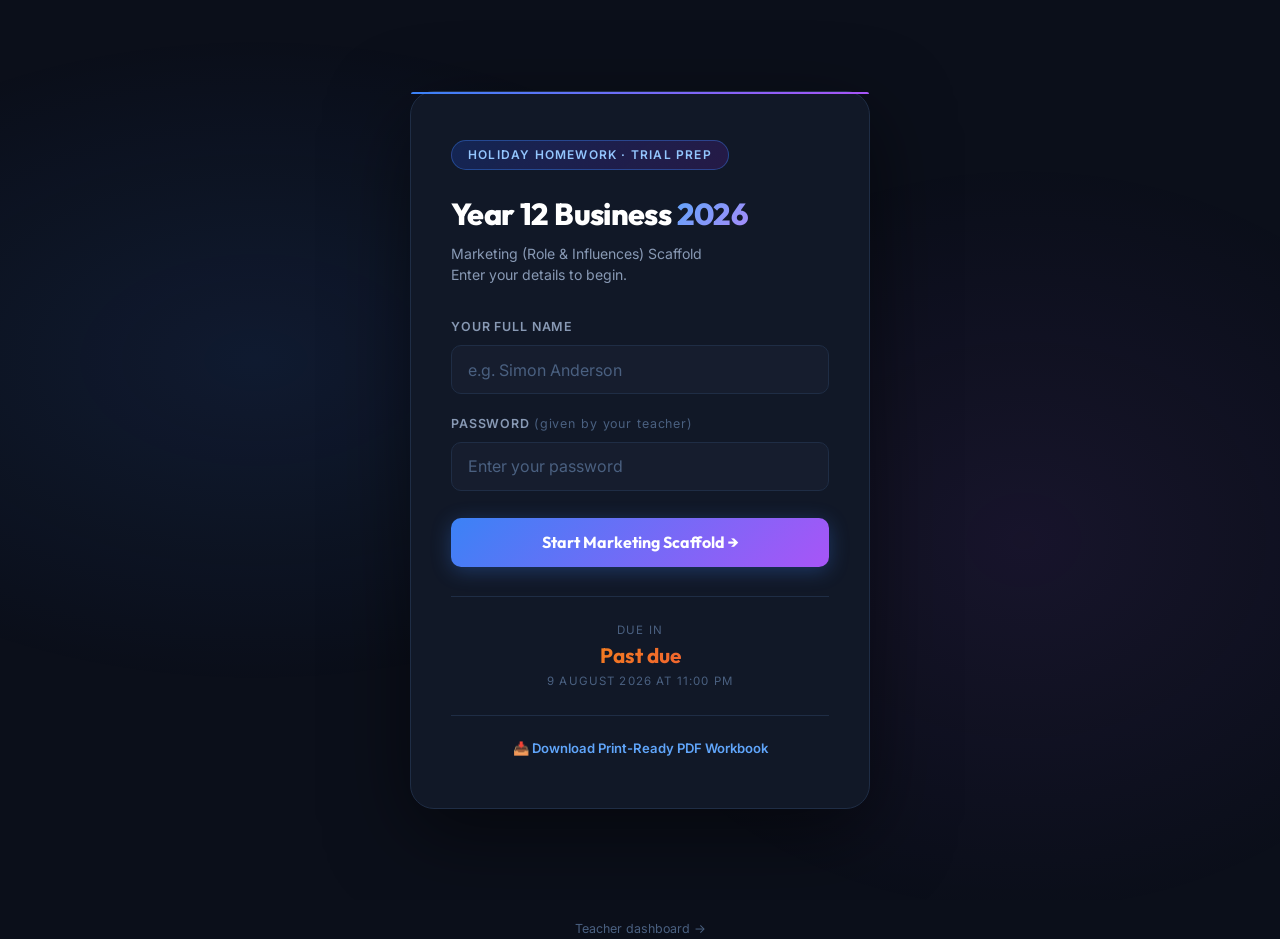
<file: index.html>
<!DOCTYPE html>
<html lang="en">
<head>
  <meta charset="UTF-8"/>
  <meta name="viewport" content="width=device-width, initial-scale=1.0"/>
  <title>Year 12 Business Studies 2026 — Marketing Scaffold</title>
  <meta name="description" content="Student login for Year 12 Business Studies marketing scaffold."/>
  <link rel="preconnect" href="https://fonts.googleapis.com">
  <link rel="preconnect" href="https://fonts.gstatic.com" crossorigin>
  <link href="https://fonts.googleapis.com/css2?family=Inter:wght@300;400;500;600;700&family=Outfit:wght@400;600;700;800&display=swap" rel="stylesheet">
  <link rel="stylesheet" href="style.css"/>
  <style>
    .login-wrapper {
      min-height: 100vh;
      display: flex;
      align-items: center;
      justify-content: center;
      padding: 1.5rem;
      background: var(--bg);
      position: relative;
      overflow: hidden;
    }
    .login-wrapper::before {
      content: '';
      position: fixed;
      inset: 0;
      background:
        radial-gradient(ellipse 70% 60% at 20% 40%, rgba(59,130,246,0.10) 0%, transparent 60%),
        radial-gradient(ellipse 60% 70% at 80% 60%, rgba(168,85,247,0.08) 0%, transparent 60%);
      pointer-events: none;
    }
    .login-card {
      background: var(--bg-card);
      border: 1px solid var(--border);
      border-radius: 24px;
      padding: 3rem 2.5rem;
      width: 100%;
      max-width: 460px;
      box-shadow: 0 24px 80px rgba(0,0,0,0.5);
      position: relative;
      animation: fadeInUp 0.4s ease both;
    }
    .login-card::before {
      content: '';
      position: absolute;
      top: 0; left: 0; right: 0;
      height: 2px;
      border-radius: 24px 24px 0 0;
      background: linear-gradient(90deg, var(--blue), var(--purple));
    }
    .login-badge {
      display: inline-block;
      background: linear-gradient(135deg, var(--blue-dim), var(--purple-dim));
      border: 1px solid rgba(59,130,246,0.4);
      color: #93c5fd;
      font-size: 0.75rem;
      font-weight: 600;
      letter-spacing: 0.1em;
      text-transform: uppercase;
      padding: 0.3rem 1rem;
      border-radius: 100px;
      margin-bottom: 1.2rem;
    }
    .login-title {
      font-family: var(--font-head);
      font-size: 1.9rem;
      font-weight: 800;
      color: #fff;
      margin-bottom: 0.3rem;
      letter-spacing: -0.02em;
    }
    .login-title .accent {
      background: linear-gradient(135deg, #60a5fa, #a78bfa);
      -webkit-background-clip: text;
      -webkit-text-fill-color: transparent;
      background-clip: text;
    }
    .login-subtitle {
      font-size: 0.88rem;
      color: var(--text-muted);
      margin-bottom: 2rem;
      line-height: 1.5;
    }
    .login-field {
      margin-bottom: 1.2rem;
    }
    .login-field label {
      display: block;
      font-size: 0.78rem;
      font-weight: 600;
      color: var(--text-muted);
      text-transform: uppercase;
      letter-spacing: 0.07em;
      margin-bottom: 0.5rem;
    }
    .login-input {
      width: 100%;
      background: var(--bg-card2);
      border: 1px solid var(--border);
      border-radius: 10px;
      padding: 0.85rem 1rem;
      color: var(--text);
      font-family: var(--font-body);
      font-size: 1rem;
      transition: border-color 0.2s, box-shadow 0.2s;
    }
    .login-input::placeholder { color: var(--text-dim); }
    .login-input:focus {
      outline: none;
      border-color: var(--blue);
      box-shadow: 0 0 0 3px rgba(59,130,246,0.15);
    }
    .login-btn {
      width: 100%;
      padding: 0.9rem;
      background: linear-gradient(135deg, var(--blue), var(--purple));
      border: none;
      border-radius: 10px;
      color: #fff;
      font-family: var(--font-head);
      font-size: 1rem;
      font-weight: 700;
      cursor: pointer;
      margin-top: 0.5rem;
      transition: opacity 0.2s, transform 0.15s, box-shadow 0.2s;
      box-shadow: 0 4px 20px rgba(59,130,246,0.3);
    }
    .login-btn:hover { opacity: 0.92; transform: translateY(-1px); box-shadow: 0 6px 28px rgba(59,130,246,0.4); }
    .login-btn:active { transform: translateY(0); }
    .login-error {
      background: rgba(239,68,68,0.1);
      border: 1px solid rgba(239,68,68,0.3);
      border-radius: 8px;
      color: #fca5a5;
      font-size: 0.85rem;
      padding: 0.7rem 0.9rem;
      margin-top: 0.8rem;
      display: none;
    }
    .login-error.show { display: block; animation: fadeInUp 0.2s ease; }
    .login-countdown {
      text-align: center;
      margin-top: 1.8rem;
      padding-top: 1.5rem;
      border-top: 1px solid var(--border);
    }
    .lc-label { font-size: 0.72rem; text-transform: uppercase; letter-spacing: 0.1em; color: var(--text-dim); }
    .lc-time {
      font-family: var(--font-head);
      font-size: 1.3rem;
      font-weight: 700;
      background: linear-gradient(135deg, #f59e0b, #ef4444);
      -webkit-background-clip: text;
      -webkit-text-fill-color: transparent;
      background-clip: text;
    }
    .teacher-link {
      text-align: center;
      margin-top: 1.2rem;
      font-size: 0.78rem;
    }
    .teacher-link a {
      color: var(--text-dim);
      text-decoration: none;
      transition: color 0.2s;
    }
    .teacher-link a:hover { color: var(--blue); }
  </style>
</head>
<body>
  <div class="login-wrapper">
    <div class="login-card">
      <div class="login-badge">Holiday Homework · Trial Prep</div>
      <h1 class="login-title">Year 12 Business <span class="accent">2026</span></h1>
      <p class="login-subtitle">Marketing (Role &amp; Influences) Scaffold<br>Enter your details to begin.</p>

      <div class="login-field">
        <label for="login-name">Your Full Name</label>
        <input type="text" id="login-name" class="login-input" placeholder="e.g. Simon Anderson" autocomplete="name" autocapitalize="words"/>
      </div>
      <div class="login-field">
        <label for="login-password">Password <span style="color:var(--text-dim);font-weight:400;text-transform:none">(given by your teacher)</span></label>
        <input type="password" id="login-password" class="login-input" placeholder="Enter your password"/>
      </div>

      <button class="login-btn" id="login-btn" onclick="attemptLogin()">
        Start Marketing Scaffold →
      </button>

      <div class="login-error" id="login-error"></div>

      <div class="login-countdown">
        <div class="lc-label">Due in</div>
        <div class="lc-time" id="countdown">--</div>
        <div class="lc-label" id="due-date-label">Term 3 Week 1</div>
      </div>

      <div style="text-align: center; margin-top: 1.5rem; border-top: 1px solid var(--border); padding-top: 1.2rem;">
        <a href="HSC_Business_Studies_Revision_Workbook.pdf" download style="color: #60a5fa; text-decoration: none; font-size: 0.82rem; font-weight: 600; display: inline-flex; align-items: center; gap: 0.4rem;" title="Download PDF Version for Printing">
          <span>📥 Download Print-Ready PDF Workbook</span>
        </a>
      </div>
    </div>
  </div>

  <div class="teacher-link">
    <a href="teacher.html">Teacher dashboard →</a>
  </div>

  <script src="config.js"></script>
  <script>
    // Set subtitle dynamically
    document.getElementById('due-date-label').textContent = new Date(CONFIG.DUE_DATE).toLocaleString('en-AU', {
      day: 'numeric', month: 'long', year: 'numeric', hour: '2-digit', minute: '2-digit'
    });

    // Countdown
    function updateCountdown() {
      const due = new Date(CONFIG.DUE_DATE);
      const diff = due - new Date();
      if (diff <= 0) { document.getElementById('countdown').textContent = 'Past due'; return; }
      const d = Math.floor(diff / 86400000);
      const h = Math.floor((diff % 86400000) / 3600000);
      const m = Math.floor((diff % 3600000) / 60000);
      document.getElementById('countdown').textContent = `${d}d ${h}h ${m}m`;
    }
    updateCountdown();
    setInterval(updateCountdown, 30000);

    // Login
    function attemptLogin() {
      const name     = document.getElementById('login-name').value.trim();
      const password = document.getElementById('login-password').value.trim();

      if (!name)     { showError('Please enter your full name.'); return; }
      if (!password) { showError('Please enter your password.'); return; }

      const useRoster = CONFIG.STUDENTS && CONFIG.STUDENTS.length > 0;

      if (useRoster) {
        // Flexible match: allows full name ("Simon Anderson"), first name ("Simon"), or prefix
        const inputName = name.toLowerCase();
        const match = CONFIG.STUDENTS.find(s => {
          const fullName  = s.name.toLowerCase();
          const firstName = s.name.split(' ')[0].toLowerCase();
          const nameMatches = (fullName === inputName || firstName === inputName || fullName.startsWith(inputName));
          return nameMatches && s.password.trim() === password;
        });
        if (!match) {
          showError('Name or password not recognised. Make sure to enter your name (or first name) and password correctly.');
          return;
        }
        // Use exact roster name for consistency
        sessionStorage.setItem('studentName', match.name);
        sessionStorage.setItem('classCode', CONFIG.CLASS_CODE || 'BUSN2026');
      } else {
        // Fallback: class code mode
        const code = password.toUpperCase();
        const firstWord = name.trim().toLowerCase().split(' ')[0].replace(/[^a-z]/g, '');
        const isPersonalPass = firstWord.length >= 2 && new RegExp('^' + firstWord + '\\d{3,4}$').test(password.toLowerCase());
        if (code !== CONFIG.CLASS_CODE && !isPersonalPass) {
          showError('Incorrect class code. Check with your teacher and try again.');
          return;
        }
        sessionStorage.setItem('studentName', name);
        sessionStorage.setItem('classCode', CONFIG.CLASS_CODE);
      }

      window.location.href = 'scaffold.html';
    }

    function showError(msg) {
      const el = document.getElementById('login-error');
      el.textContent = msg;
      el.classList.add('show');
      setTimeout(() => el.classList.remove('show'), 4000);
    }

    // Allow Enter key
    document.addEventListener('keydown', e => {
      if (e.key === 'Enter') attemptLogin();
    });

    // If already logged in, go straight to scaffold
    if (sessionStorage.getItem('studentName') && sessionStorage.getItem('classCode') === CONFIG.CLASS_CODE) {
      const params = new URLSearchParams(window.location.search);
      if (!params.has('logout')) {
        window.location.href = 'scaffold.html';
      }
    }
  </script>
</body>
</html>
</file>
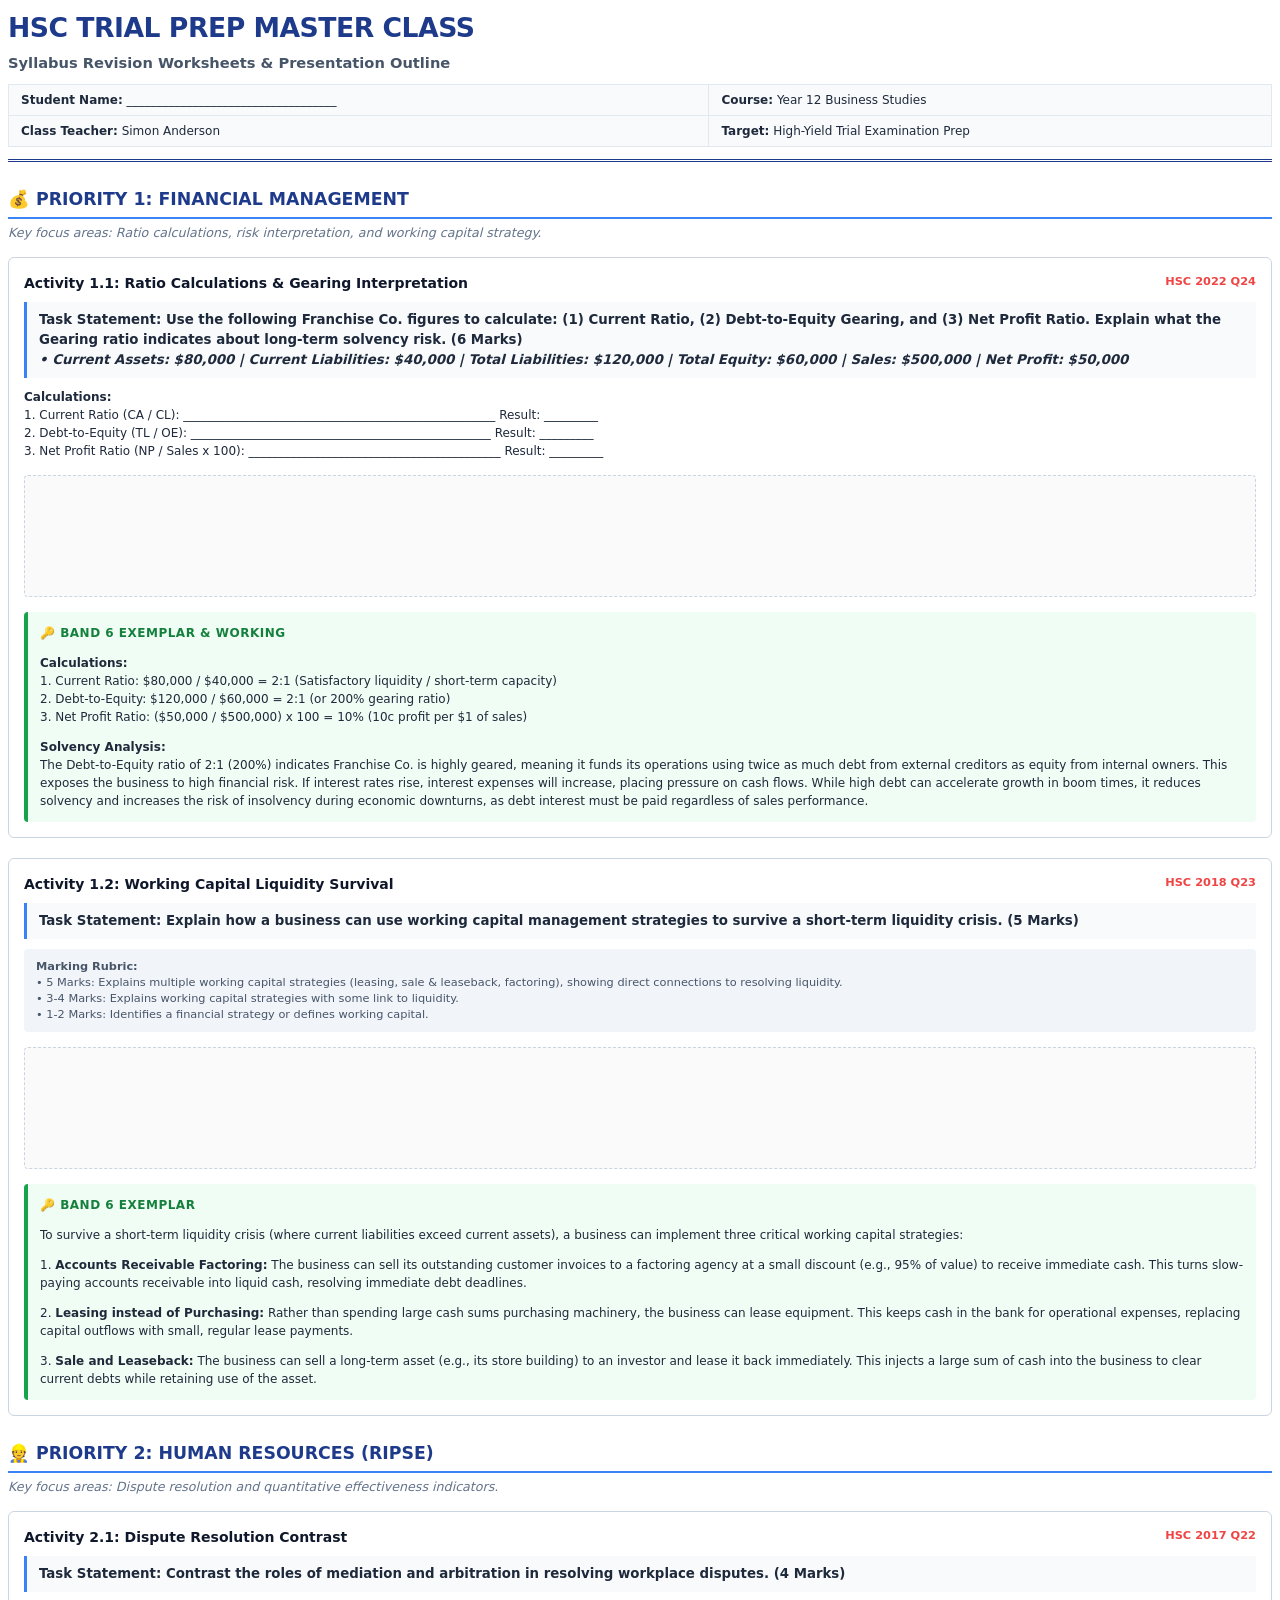
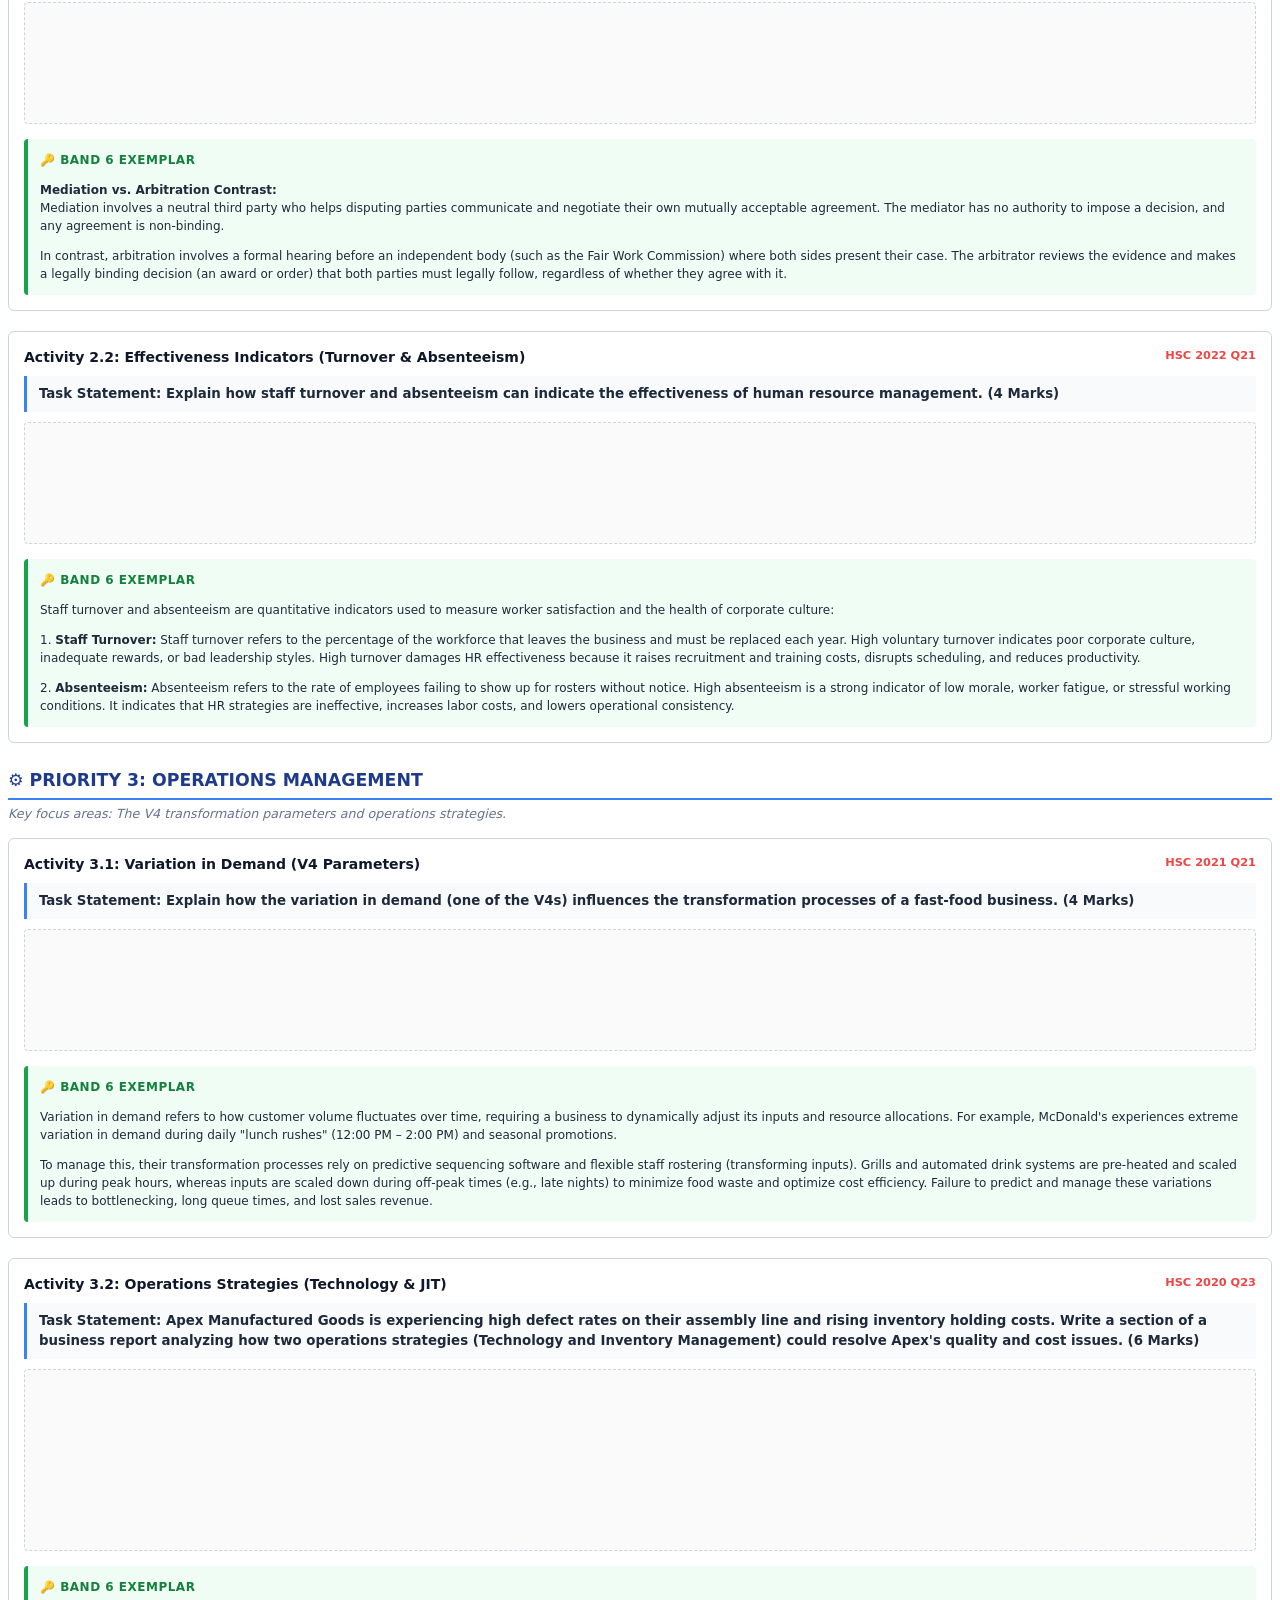
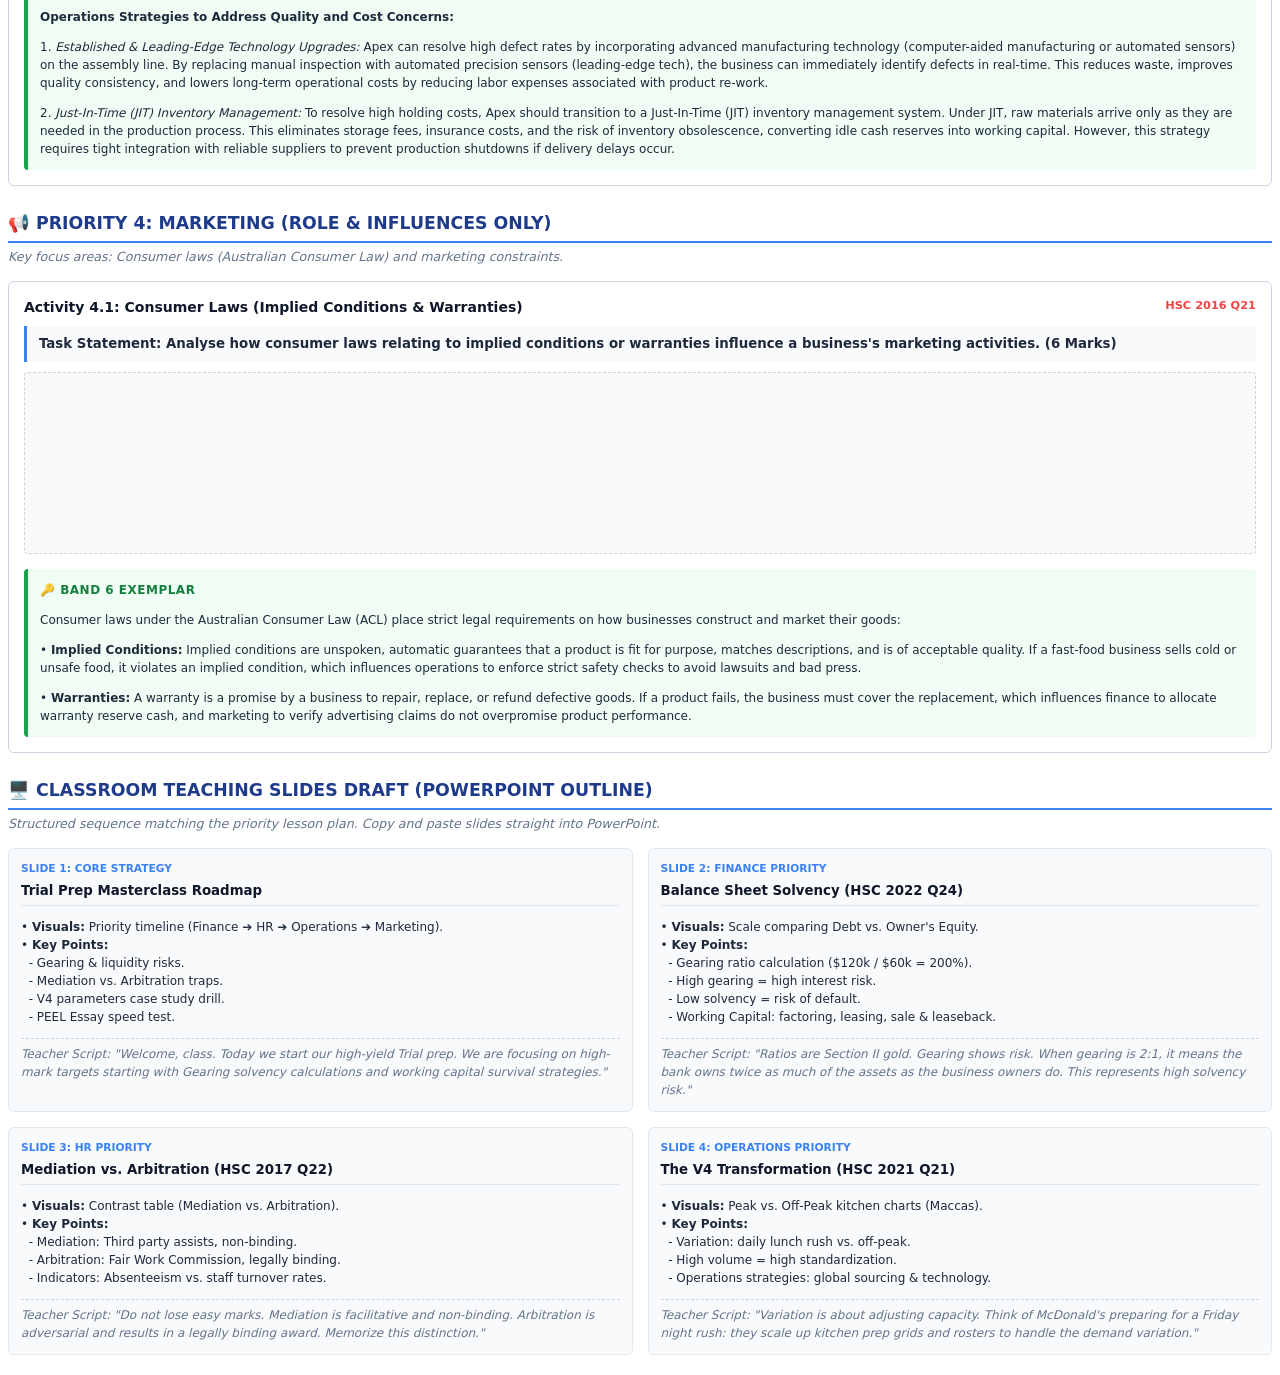
<file: hsc_revision_worksheets.html>
<!DOCTYPE html>
<html lang="en">
<head>
  <meta charset="UTF-8">
  <title>HSC Business Studies — High-Yield Trial Revision Worksheets</title>
  <style>
    @page {
      size: A4;
      margin: 15mm;
    }
    body {
      font-family: 'Segoe UI', system-ui, -apple-system, sans-serif;
      color: #1e293b;
      line-height: 1.5;
      font-size: 10pt;
      background: #ffffff;
    }
    .header-container {
      border-bottom: 3px double #1e3a8a;
      padding-bottom: 12px;
      margin-bottom: 20px;
    }
    .main-title {
      font-size: 20pt;
      font-weight: 800;
      color: #1e3a8a;
      text-transform: uppercase;
      letter-spacing: -0.5px;
      margin: 0;
    }
    .subtitle {
      font-size: 11pt;
      font-weight: 600;
      color: #475569;
      margin-top: 4px;
      margin-bottom: 0;
    }
    .meta-box {
      width: 100%;
      border-collapse: collapse;
      margin-top: 10px;
    }
    .meta-box td {
      border: 1px solid #e2e8f0;
      padding: 6px 12px;
      font-size: 9pt;
      background: #f8fafc;
    }
    .priority-badge {
      display: inline-block;
      background: #dc2626;
      color: #ffffff;
      font-weight: bold;
      font-size: 8pt;
      padding: 2px 8px;
      border-radius: 4px;
      text-transform: uppercase;
      margin-bottom: 10px;
    }
    .priority-badge.med {
      background: #eab308;
    }
    .priority-badge.low {
      background: #2563eb;
    }
    h2 {
      font-size: 13pt;
      color: #1e3a8a;
      margin-top: 25px;
      margin-bottom: 12px;
      border-bottom: 2px solid #3b82f6;
      padding-bottom: 4px;
      page-break-after: avoid;
    }
    .section-desc {
      font-size: 9.5pt;
      color: #64748b;
      margin-top: -8px;
      margin-bottom: 15px;
      font-style: italic;
    }
    .worksheet-card {
      border: 1px solid #cbd5e1;
      border-radius: 6px;
      padding: 15px;
      margin-bottom: 20px;
      background: #ffffff;
      page-break-inside: avoid;
    }
    .card-title-row {
      display: flex;
      justify-content: space-between;
      align-items: flex-start;
      margin-bottom: 8px;
    }
    .card-title {
      font-weight: bold;
      font-size: 10.5pt;
      color: #0f172a;
      margin: 0;
    }
    .citation {
      font-size: 8.5pt;
      color: #ef4444;
      font-weight: bold;
      margin: 0;
    }
    .question-box {
      font-size: 10pt;
      font-weight: 600;
      color: #1e293b;
      margin-bottom: 10px;
      background: #f8fafc;
      padding: 8px 12px;
      border-left: 3px solid #3b82f6;
    }
    .rubric-box {
      background: #f1f5f9;
      border-radius: 4px;
      padding: 10px 12px;
      font-size: 8.5pt;
      color: #475569;
      margin-bottom: 15px;
      line-height: 1.4;
    }
    .write-area-dashed {
      border: 1px dashed #cbd5e1;
      background: #fafafa;
      height: 120px;
      border-radius: 4px;
      margin-bottom: 15px;
    }
    .write-area-dashed.lg {
      height: 180px;
    }
    .exemplar-box {
      background: #f0fdf4;
      border-left: 4px solid #16a34a;
      padding: 12px;
      border-radius: 4px;
      margin-top: 15px;
    }
    .exemplar-header {
      font-weight: 700;
      color: #15803d;
      font-size: 9pt;
      text-transform: uppercase;
      letter-spacing: 0.5px;
      margin-bottom: 6px;
    }
    .exemplar-body {
      font-size: 9pt;
      color: #1e293b;
      margin: 0;
    }
    .exemplar-body p {
      margin-bottom: 8px;
    }
    .exemplar-body p:last-child {
      margin-bottom: 0;
    }
    .page-break {
      page-break-before: always;
    }
    .slide-outline-container {
      display: grid;
      grid-template-columns: 1fr 1fr;
      gap: 15px;
      margin-bottom: 20px;
    }
    .slide-card {
      border: 1px solid #e2e8f0;
      background: #f8fafc;
      padding: 12px;
      border-radius: 6px;
      font-size: 9pt;
      page-break-inside: avoid;
    }
    .slide-num {
      font-weight: bold;
      color: #3b82f6;
      text-transform: uppercase;
      font-size: 8pt;
      margin-bottom: 4px;
    }
    .slide-name {
      font-weight: bold;
      color: #0f172a;
      font-size: 10pt;
      margin-bottom: 6px;
      border-bottom: 1px solid #e2e8f0;
      padding-bottom: 4px;
    }
    .slide-script {
      font-style: italic;
      color: #64748b;
      border-top: 1px dashed #cbd5e1;
      padding-top: 6px;
      margin-top: 8px;
    }
  </style>
</head>
<body>

  <!-- HEADER -->
  <div class="header-container">
    <h1 class="main-title">HSC Trial Prep Master Class</h1>
    <div class="subtitle">Syllabus Revision Worksheets &amp; Presentation Outline</div>
    
    <table class="meta-box">
      <tr>
        <td><strong>Student Name:</strong> ___________________________________</td>
        <td><strong>Course:</strong> Year 12 Business Studies</td>
      </tr>
      <tr>
        <td><strong>Class Teacher:</strong> Simon Anderson</td>
        <td><strong>Target:</strong> High-Yield Trial Examination Prep</td>
      </tr>
    </table>
  </div>

  <!-- =================== PRIORITY 1: FINANCE =================== -->
  <h2>💰 PRIORITY 1: FINANCIAL MANAGEMENT</h2>
  <div class="section-desc">Key focus areas: Ratio calculations, risk interpretation, and working capital strategy.</div>

  <!-- FINANCE CARD 1 -->
  <div class="worksheet-card">
    <div class="card-title-row">
      <h3 class="card-title">Activity 1.1: Ratio Calculations &amp; Gearing Interpretation</h3>
      <span class="citation">HSC 2022 Q24</span>
    </div>
    
    <div class="question-box">
      <strong>Task Statement:</strong> Use the following Franchise Co. figures to calculate: (1) Current Ratio, (2) Debt-to-Equity Gearing, and (3) Net Profit Ratio. Explain what the Gearing ratio indicates about long-term solvency risk. (6 Marks)<br>
      <em>• Current Assets: $80,000 | Current Liabilities: $40,000 | Total Liabilities: $120,000 | Total Equity: $60,000 | Sales: $500,000 | Net Profit: $50,000</em>
    </div>

    <div style="font-size: 9pt; margin-bottom: 15px;">
      <strong>Calculations:</strong><br>
      1. Current Ratio (CA / CL): ____________________________________________________ Result: _________<br>
      2. Debt-to-Equity (TL / OE): __________________________________________________ Result: _________<br>
      3. Net Profit Ratio (NP / Sales x 100): __________________________________________ Result: _________<br>
    </div>

    <div class="write-area-dashed"></div>

    <div class="exemplar-box">
      <div class="exemplar-header">🔑 Band 6 Exemplar &amp; Working</div>
      <div class="exemplar-body">
        <p><strong>Calculations:</strong><br>
        1. Current Ratio: $80,000 / $40,000 = 2:1 (Satisfactory liquidity / short-term capacity)<br>
        2. Debt-to-Equity: $120,000 / $60,000 = 2:1 (or 200% gearing ratio)<br>
        3. Net Profit Ratio: ($50,000 / $500,000) x 100 = 10% (10c profit per $1 of sales)</p>
        <p><strong>Solvency Analysis:</strong><br>
        The Debt-to-Equity ratio of 2:1 (200%) indicates Franchise Co. is highly geared, meaning it funds its operations using twice as much debt from external creditors as equity from internal owners. This exposes the business to high financial risk. If interest rates rise, interest expenses will increase, placing pressure on cash flows. While high debt can accelerate growth in boom times, it reduces solvency and increases the risk of insolvency during economic downturns, as debt interest must be paid regardless of sales performance.</p>
      </div>
    </div>
  </div>

  <!-- FINANCE CARD 2 -->
  <div class="worksheet-card">
    <div class="card-title-row">
      <h3 class="card-title">Activity 1.2: Working Capital Liquidity Survival</h3>
      <span class="citation">HSC 2018 Q23</span>
    </div>

    <div class="question-box">
      <strong>Task Statement:</strong> Explain how a business can use working capital management strategies to survive a short-term liquidity crisis. (5 Marks)
    </div>

    <div class="rubric-box">
      <strong>Marking Rubric:</strong><br>
      • 5 Marks: Explains multiple working capital strategies (leasing, sale &amp; leaseback, factoring), showing direct connections to resolving liquidity.<br>
      • 3-4 Marks: Explains working capital strategies with some link to liquidity.<br>
      • 1-2 Marks: Identifies a financial strategy or defines working capital.
    </div>

    <div class="write-area-dashed"></div>

    <div class="exemplar-box">
      <div class="exemplar-header">🔑 Band 6 Exemplar</div>
      <div class="exemplar-body">
        <p>To survive a short-term liquidity crisis (where current liabilities exceed current assets), a business can implement three critical working capital strategies:</p>
        <p>1. <strong>Accounts Receivable Factoring:</strong> The business can sell its outstanding customer invoices to a factoring agency at a small discount (e.g., 95% of value) to receive immediate cash. This turns slow-paying accounts receivable into liquid cash, resolving immediate debt deadlines.</p>
        <p>2. <strong>Leasing instead of Purchasing:</strong> Rather than spending large cash sums purchasing machinery, the business can lease equipment. This keeps cash in the bank for operational expenses, replacing capital outflows with small, regular lease payments.</p>
        <p>3. <strong>Sale and Leaseback:</strong> The business can sell a long-term asset (e.g., its store building) to an investor and lease it back immediately. This injects a large sum of cash into the business to clear current debts while retaining use of the asset.</p>
      </div>
    </div>
  </div>

  <div class="page-break"></div>

  <!-- =================== PRIORITY 2: HUMAN RESOURCES =================== -->
  <h2>👷 PRIORITY 2: HUMAN RESOURCES (RIPSE)</h2>
  <div class="section-desc">Key focus areas: Dispute resolution and quantitative effectiveness indicators.</div>

  <!-- HR CARD 1 -->
  <div class="worksheet-card">
    <div class="card-title-row">
      <h3 class="card-title">Activity 2.1: Dispute Resolution Contrast</h3>
      <span class="citation">HSC 2017 Q22</span>
    </div>

    <div class="question-box">
      <strong>Task Statement:</strong> Contrast the roles of mediation and arbitration in resolving workplace disputes. (4 Marks)
    </div>

    <div class="write-area-dashed"></div>

    <div class="exemplar-box">
      <div class="exemplar-header">🔑 Band 6 Exemplar</div>
      <div class="exemplar-body">
        <p><strong>Mediation vs. Arbitration Contrast:</strong><br>
        Mediation involves a neutral third party who helps disputing parties communicate and negotiate their own mutually acceptable agreement. The mediator has no authority to impose a decision, and any agreement is non-binding.</p>
        <p>In contrast, arbitration involves a formal hearing before an independent body (such as the Fair Work Commission) where both sides present their case. The arbitrator reviews the evidence and makes a legally binding decision (an award or order) that both parties must legally follow, regardless of whether they agree with it.</p>
      </div>
    </div>
  </div>

  <!-- HR CARD 2 -->
  <div class="worksheet-card">
    <div class="card-title-row">
      <h3 class="card-title">Activity 2.2: Effectiveness Indicators (Turnover &amp; Absenteeism)</h3>
      <span class="citation">HSC 2022 Q21</span>
    </div>

    <div class="question-box">
      <strong>Task Statement:</strong> Explain how staff turnover and absenteeism can indicate the effectiveness of human resource management. (4 Marks)
    </div>

    <div class="write-area-dashed"></div>

    <div class="exemplar-box">
      <div class="exemplar-header">🔑 Band 6 Exemplar</div>
      <div class="exemplar-body">
        <p>Staff turnover and absenteeism are quantitative indicators used to measure worker satisfaction and the health of corporate culture:</p>
        <p>1. <strong>Staff Turnover:</strong> Staff turnover refers to the percentage of the workforce that leaves the business and must be replaced each year. High voluntary turnover indicates poor corporate culture, inadequate rewards, or bad leadership styles. High turnover damages HR effectiveness because it raises recruitment and training costs, disrupts scheduling, and reduces productivity.</p>
        <p>2. <strong>Absenteeism:</strong> Absenteeism refers to the rate of employees failing to show up for rosters without notice. High absenteeism is a strong indicator of low morale, worker fatigue, or stressful working conditions. It indicates that HR strategies are ineffective, increases labor costs, and lowers operational consistency.</p>
      </div>
    </div>
  </div>

  <div class="page-break"></div>

  <!-- =================== PRIORITY 3: OPERATIONS =================== -->
  <h2>⚙️ PRIORITY 3: OPERATIONS MANAGEMENT</h2>
  <div class="section-desc">Key focus areas: The V4 transformation parameters and operations strategies.</div>

  <!-- OPERATIONS CARD 1 -->
  <div class="worksheet-card">
    <div class="card-title-row">
      <h3 class="card-title">Activity 3.1: Variation in Demand (V4 Parameters)</h3>
      <span class="citation">HSC 2021 Q21</span>
    </div>

    <div class="question-box">
      <strong>Task Statement:</strong> Explain how the variation in demand (one of the V4s) influences the transformation processes of a fast-food business. (4 Marks)
    </div>

    <div class="write-area-dashed"></div>

    <div class="exemplar-box">
      <div class="exemplar-header">🔑 Band 6 Exemplar</div>
      <div class="exemplar-body">
        <p>Variation in demand refers to how customer volume fluctuates over time, requiring a business to dynamically adjust its inputs and resource allocations. For example, McDonald's experiences extreme variation in demand during daily "lunch rushes" (12:00 PM – 2:00 PM) and seasonal promotions.</p>
        <p>To manage this, their transformation processes rely on predictive sequencing software and flexible staff rostering (transforming inputs). Grills and automated drink systems are pre-heated and scaled up during peak hours, whereas inputs are scaled down during off-peak times (e.g., late nights) to minimize food waste and optimize cost efficiency. Failure to predict and manage these variations leads to bottlenecking, long queue times, and lost sales revenue.</p>
      </div>
    </div>
  </div>

  <!-- OPERATIONS CARD 2 -->
  <div class="worksheet-card">
    <div class="card-title-row">
      <h3 class="card-title">Activity 3.2: Operations Strategies (Technology &amp; JIT)</h3>
      <span class="citation">HSC 2020 Q23</span>
    </div>

    <div class="question-box">
      <strong>Task Statement:</strong> Apex Manufactured Goods is experiencing high defect rates on their assembly line and rising inventory holding costs. Write a section of a business report analyzing how two operations strategies (Technology and Inventory Management) could resolve Apex's quality and cost issues. (6 Marks)
    </div>

    <div class="write-area-dashed lg"></div>

    <div class="exemplar-box">
      <div class="exemplar-header">🔑 Band 6 Exemplar</div>
      <div class="exemplar-body">
        <p><strong>Operations Strategies to Address Quality and Cost Concerns:</strong></p>
        <p>1. <em>Established &amp; Leading-Edge Technology Upgrades:</em> Apex can resolve high defect rates by incorporating advanced manufacturing technology (computer-aided manufacturing or automated sensors) on the assembly line. By replacing manual inspection with automated precision sensors (leading-edge tech), the business can immediately identify defects in real-time. This reduces waste, improves quality consistency, and lowers long-term operational costs by reducing labor expenses associated with product re-work.</p>
        <p>2. <em>Just-In-Time (JIT) Inventory Management:</em> To resolve high holding costs, Apex should transition to a Just-In-Time (JIT) inventory management system. Under JIT, raw materials arrive only as they are needed in the production process. This eliminates storage fees, insurance costs, and the risk of inventory obsolescence, converting idle cash reserves into working capital. However, this strategy requires tight integration with reliable suppliers to prevent production shutdowns if delivery delays occur.</p>
      </div>
    </div>
  </div>

  <div class="page-break"></div>

  <!-- =================== PRIORITY 4: MARKETING INFLUENCES =================== -->
  <h2>📢 PRIORITY 4: MARKETING (ROLE &amp; INFLUENCES ONLY)</h2>
  <div class="section-desc">Key focus areas: Consumer laws (Australian Consumer Law) and marketing constraints.</div>

  <!-- MARKETING CARD 1 -->
  <div class="worksheet-card">
    <div class="card-title-row">
      <h3 class="card-title">Activity 4.1: Consumer Laws (Implied Conditions &amp; Warranties)</h3>
      <span class="citation">HSC 2016 Q21</span>
    </div>

    <div class="question-box">
      <strong>Task Statement:</strong> Analyse how consumer laws relating to implied conditions or warranties influence a business's marketing activities. (6 Marks)
    </div>

    <div class="write-area-dashed lg"></div>

    <div class="exemplar-box">
      <div class="exemplar-header">🔑 Band 6 Exemplar</div>
      <div class="exemplar-body">
        <p>Consumer laws under the Australian Consumer Law (ACL) place strict legal requirements on how businesses construct and market their goods:</p>
        <p>• <strong>Implied Conditions:</strong> Implied conditions are unspoken, automatic guarantees that a product is fit for purpose, matches descriptions, and is of acceptable quality. If a fast-food business sells cold or unsafe food, it violates an implied condition, which influences operations to enforce strict safety checks to avoid lawsuits and bad press.</p>
        <p>• <strong>Warranties:</strong> A warranty is a promise by a business to repair, replace, or refund defective goods. If a product fails, the business must cover the replacement, which influences finance to allocate warranty reserve cash, and marketing to verify advertising claims do not overpromise product performance.</p>
      </div>
    </div>
  </div>

  <div class="page-break"></div>

  <!-- =================== POWERPOINT SLIDES OUTLINE =================== -->
  <h2>🖥️ CLASSROOM TEACHING SLIDES DRAFT (POWERPOINT OUTLINE)</h2>
  <div class="section-desc">Structured sequence matching the priority lesson plan. Copy and paste slides straight into PowerPoint.</div>

  <div class="slide-outline-container">
    <!-- SLIDE 1 -->
    <div class="slide-card">
      <div class="slide-num">Slide 1: Core Strategy</div>
      <div class="slide-name">Trial Prep Masterclass Roadmap</div>
      <p>• <strong>Visuals:</strong> Priority timeline (Finance ➔ HR ➔ Operations ➔ Marketing).<br>
      • <strong>Key Points:</strong><br>
        &nbsp;&nbsp;- Gearing &amp; liquidity risks.<br>
        &nbsp;&nbsp;- Mediation vs. Arbitration traps.<br>
        &nbsp;&nbsp;- V4 parameters case study drill.<br>
        &nbsp;&nbsp;- PEEL Essay speed test.</p>
      <div class="slide-script">Teacher Script: "Welcome, class. Today we start our high-yield Trial prep. We are focusing on high-mark targets starting with Gearing solvency calculations and working capital survival strategies."</div>
    </div>

    <!-- SLIDE 2 -->
    <div class="slide-card">
      <div class="slide-num">Slide 2: Finance Priority</div>
      <div class="slide-name">Balance Sheet Solvency (HSC 2022 Q24)</div>
      <p>• <strong>Visuals:</strong> Scale comparing Debt vs. Owner's Equity.<br>
      • <strong>Key Points:</strong><br>
        &nbsp;&nbsp;- Gearing ratio calculation ($120k / $60k = 200%).<br>
        &nbsp;&nbsp;- High gearing = high interest risk.<br>
        &nbsp;&nbsp;- Low solvency = risk of default.<br>
        &nbsp;&nbsp;- Working Capital: factoring, leasing, sale &amp; leaseback.</p>
      <div class="slide-script">Teacher Script: "Ratios are Section II gold. Gearing shows risk. When gearing is 2:1, it means the bank owns twice as much of the assets as the business owners do. This represents high solvency risk."</div>
    </div>

    <!-- SLIDE 3 -->
    <div class="slide-card">
      <div class="slide-num">Slide 3: HR Priority</div>
      <div class="slide-name">Mediation vs. Arbitration (HSC 2017 Q22)</div>
      <p>• <strong>Visuals:</strong> Contrast table (Mediation vs. Arbitration).<br>
      • <strong>Key Points:</strong><br>
        &nbsp;&nbsp;- Mediation: Third party assists, non-binding.<br>
        &nbsp;&nbsp;- Arbitration: Fair Work Commission, legally binding.<br>
        &nbsp;&nbsp;- Indicators: Absenteeism vs. staff turnover rates.</p>
      <div class="slide-script">Teacher Script: "Do not lose easy marks. Mediation is facilitative and non-binding. Arbitration is adversarial and results in a legally binding award. Memorize this distinction."</div>
    </div>

    <!-- SLIDE 4 -->
    <div class="slide-card">
      <div class="slide-num">Slide 4: Operations Priority</div>
      <div class="slide-name">The V4 Transformation (HSC 2021 Q21)</div>
      <p>• <strong>Visuals:</strong> Peak vs. Off-Peak kitchen charts (Maccas).<br>
      • <strong>Key Points:</strong><br>
        &nbsp;&nbsp;- Variation: daily lunch rush vs. off-peak.<br>
        &nbsp;&nbsp;- High volume = high standardization.<br>
        &nbsp;&nbsp;- Operations strategies: global sourcing &amp; technology.</p>
      <div class="slide-script">Teacher Script: "Variation is about adjusting capacity. Think of McDonald's preparing for a Friday night rush: they scale up kitchen prep grids and rosters to handle the demand variation."</div>
    </div>
  </div>

</body>
</html>
</file>
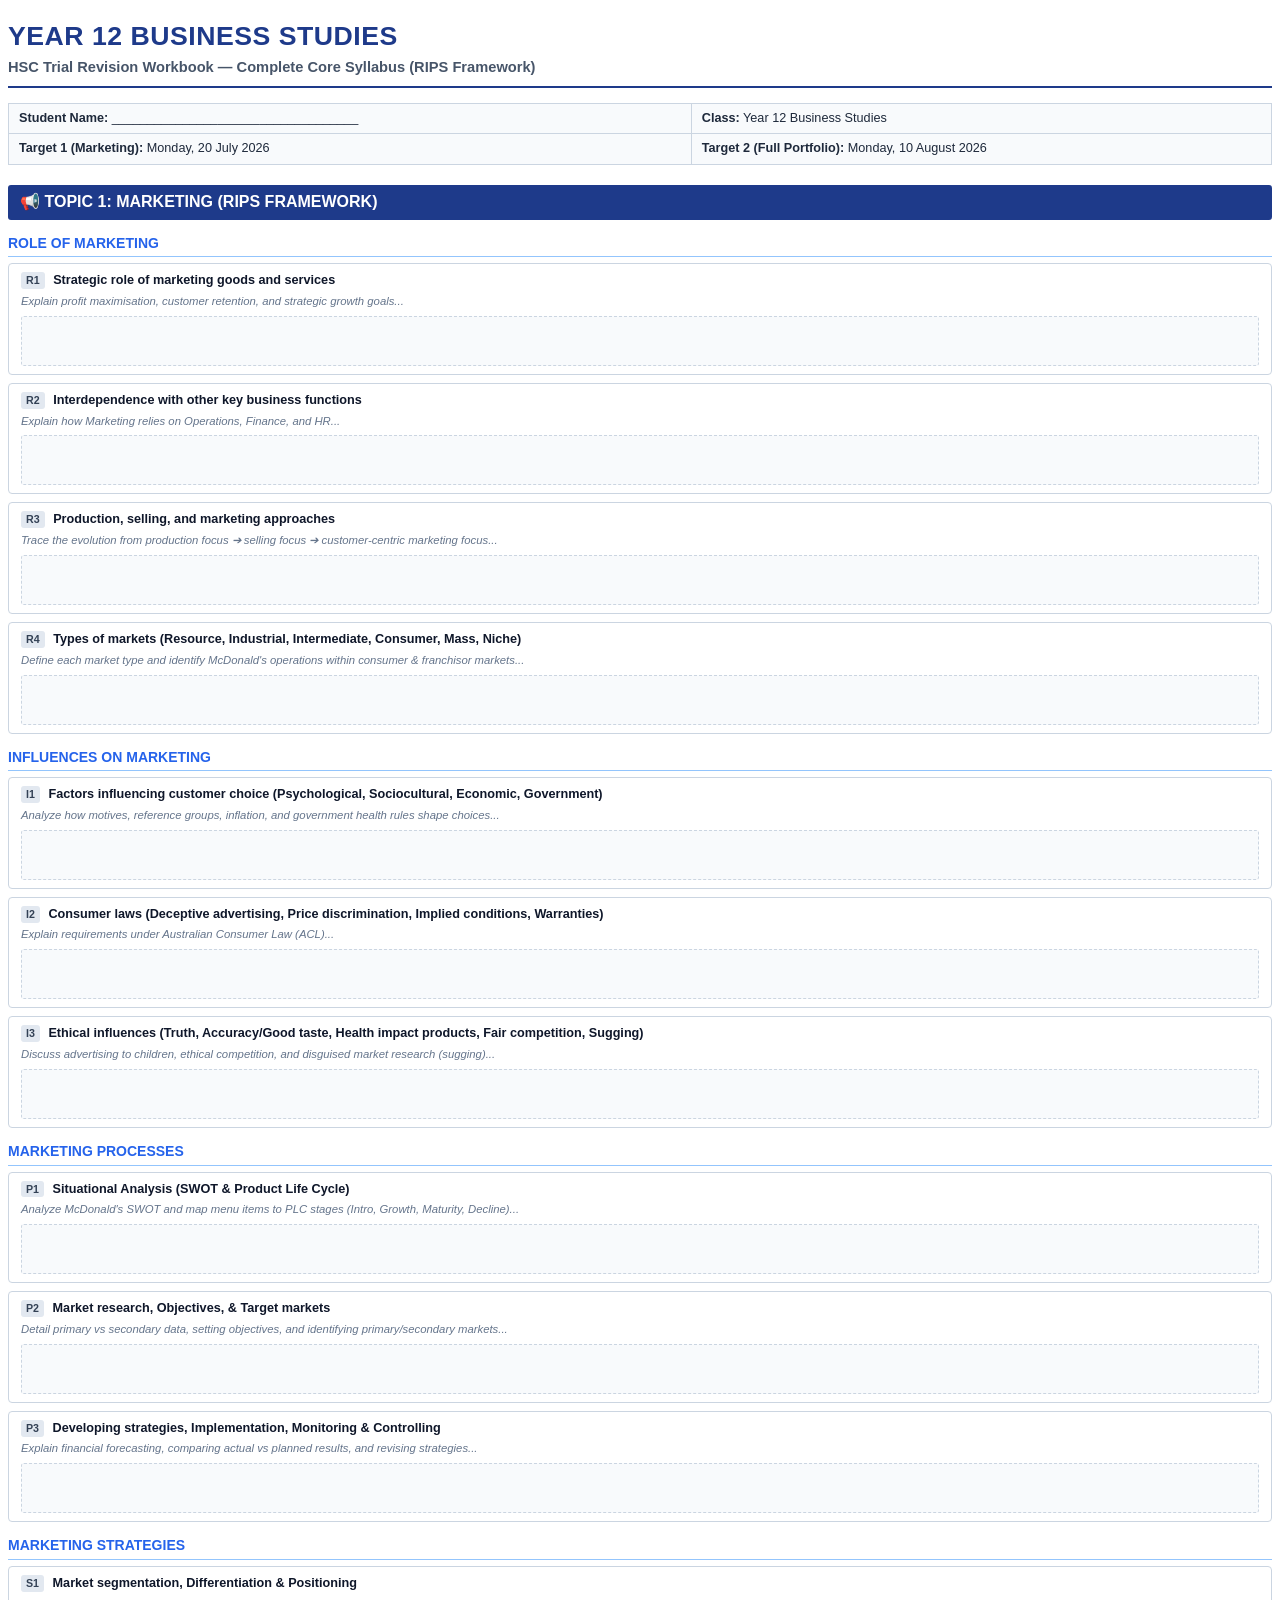
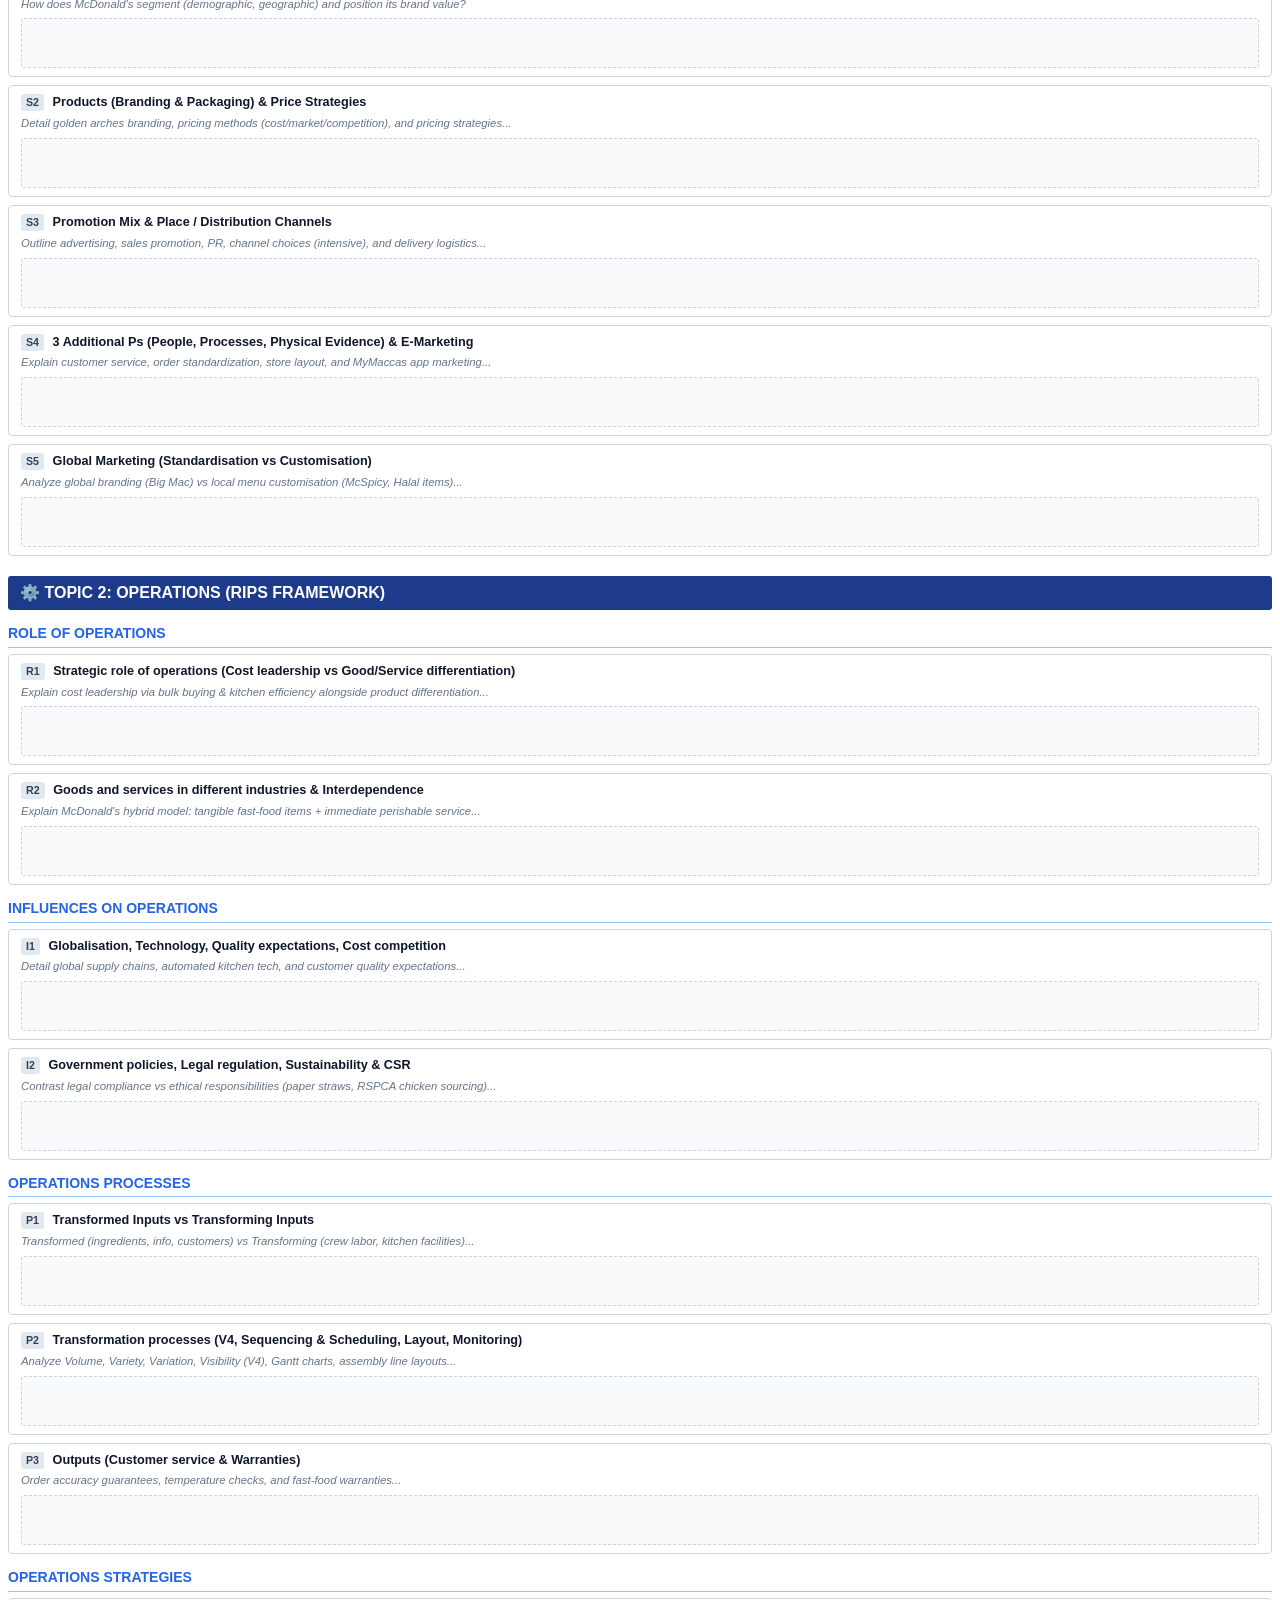
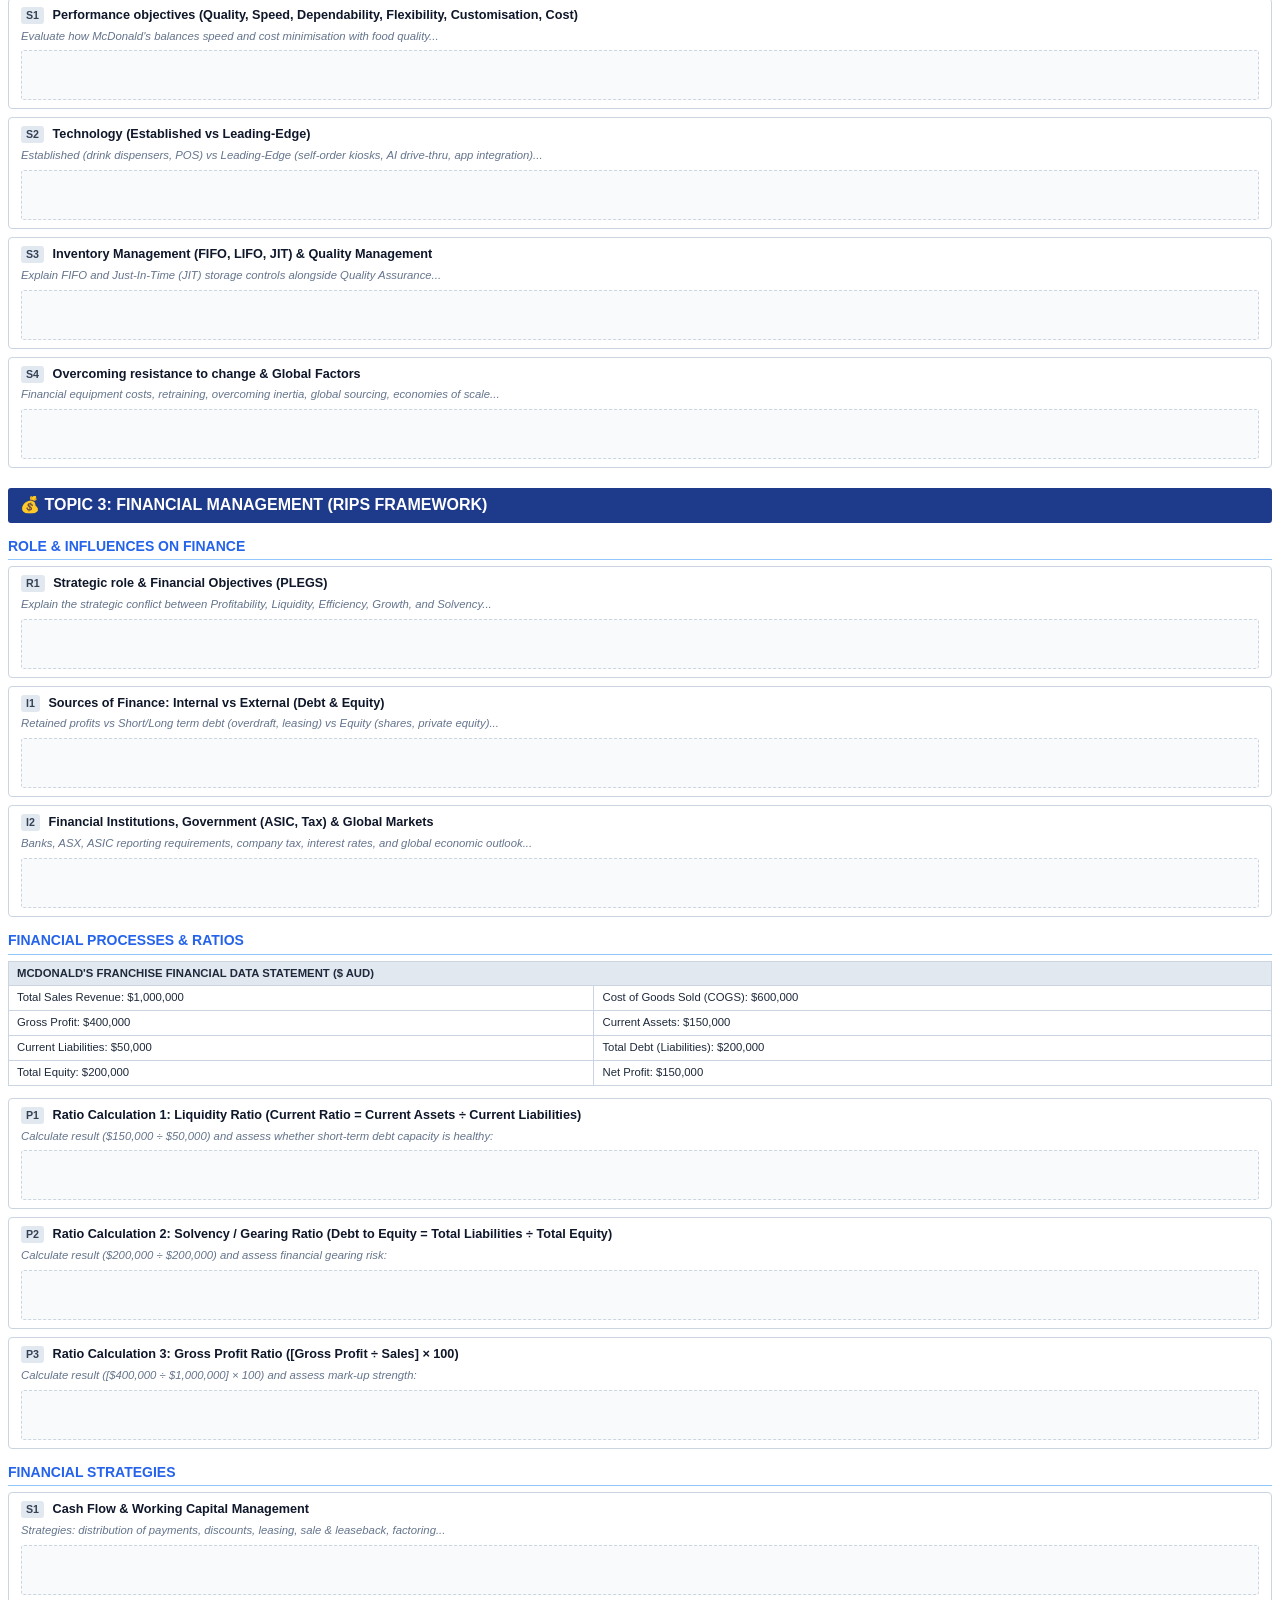
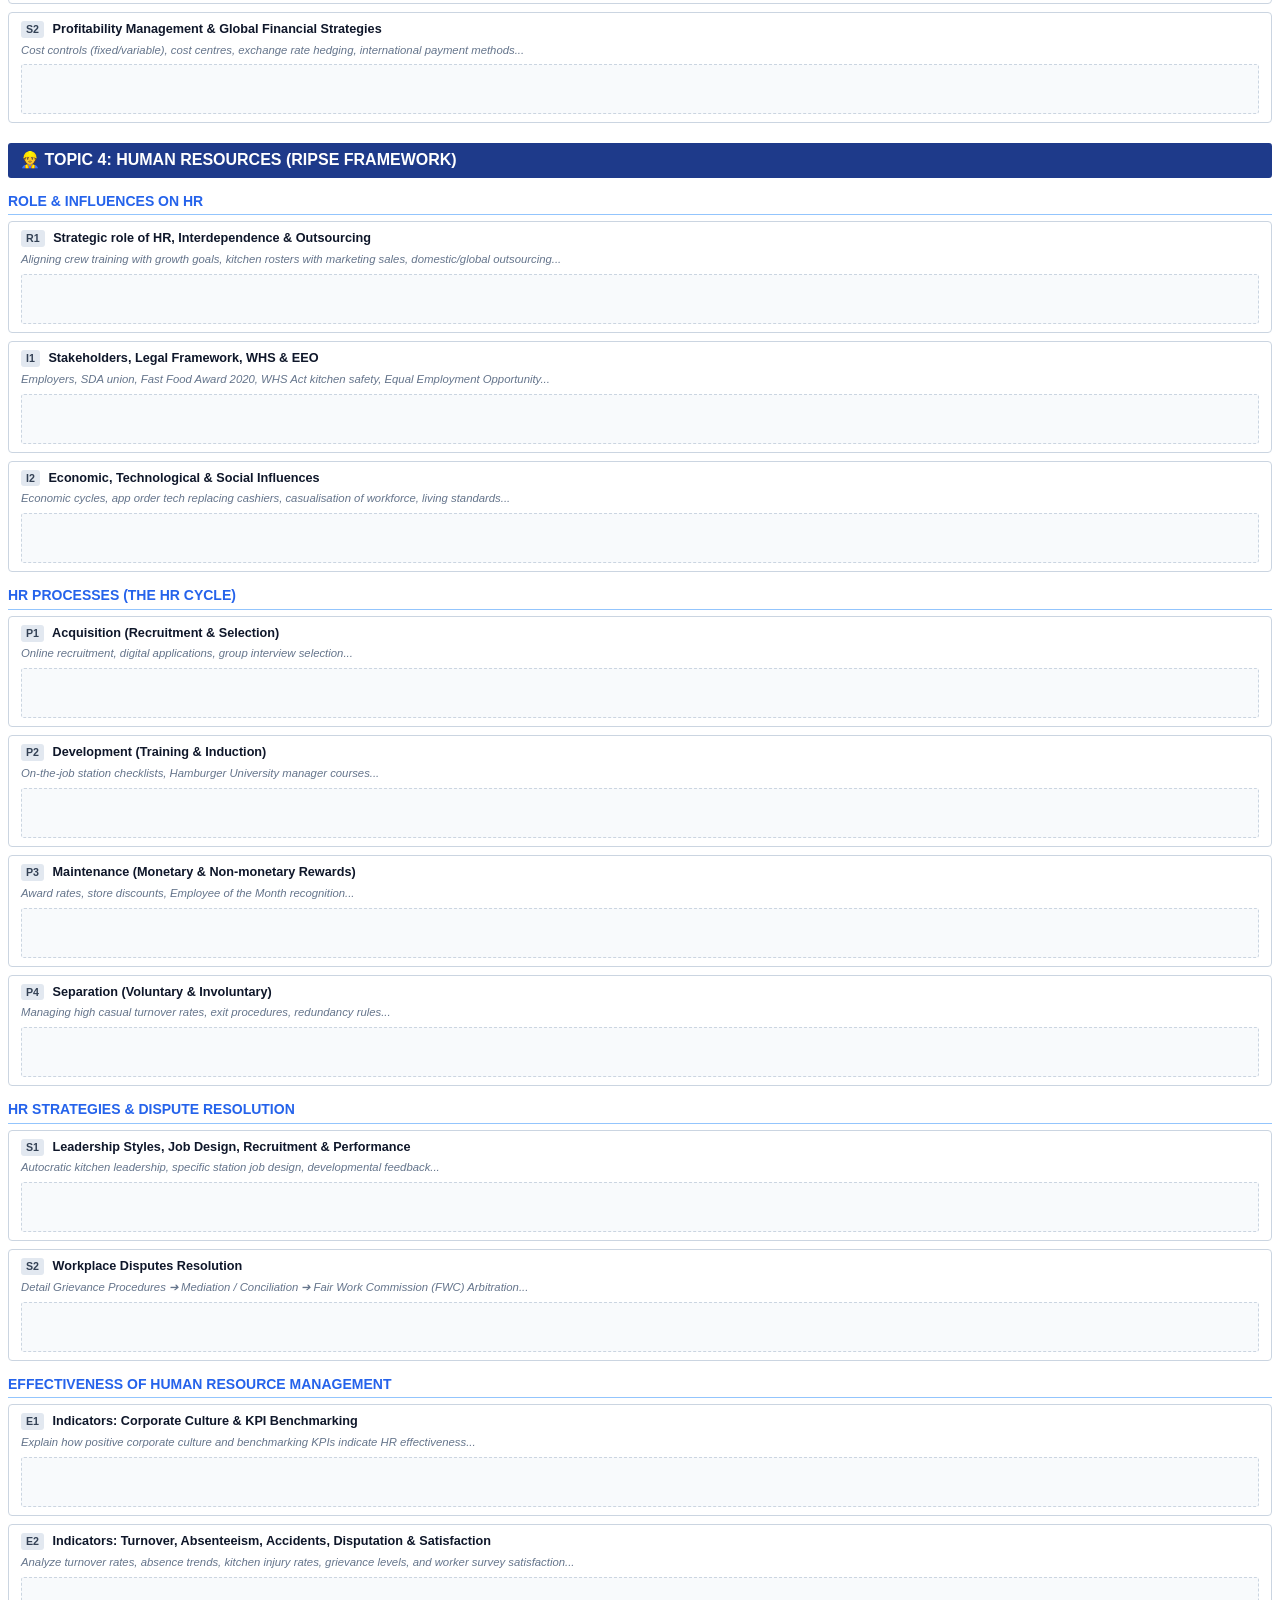
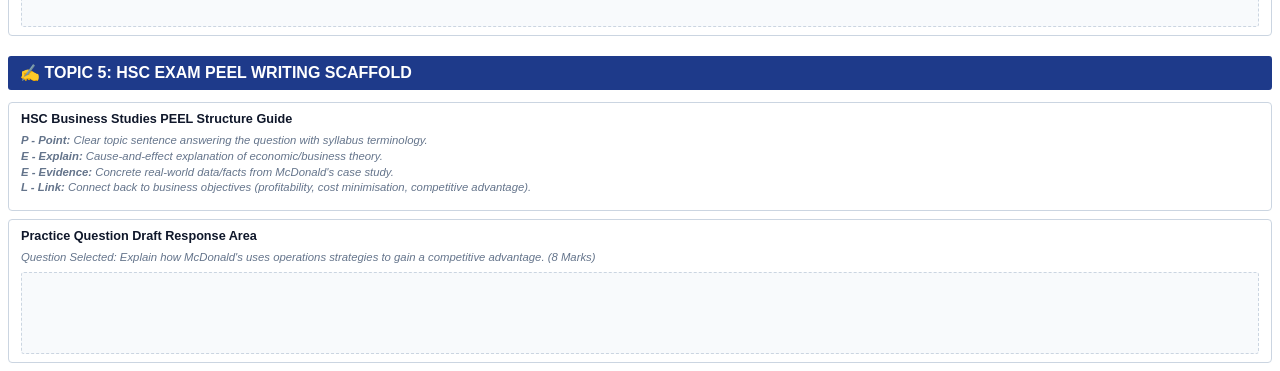
<file: print_workbook.html>
<!DOCTYPE html>
<html lang="en">
<head>
  <meta charset="UTF-8">
  <title>Year 12 Business Studies — HSC Revision Workbook</title>
  <style>
    @page {
      size: A4;
      margin: 15mm 15mm 15mm 15mm;
    }
    body {
      font-family: 'Helvetica Neue', Helvetica, Arial, sans-serif;
      color: #1e293b;
      line-height: 1.4;
      font-size: 10pt;
      background: #fff;
    }
    h1 {
      font-size: 20pt;
      color: #1e3a8a;
      margin-bottom: 2px;
      text-transform: uppercase;
      letter-spacing: 0.5px;
    }
    .subtitle {
      font-size: 11pt;
      color: #475569;
      margin-bottom: 15px;
      border-bottom: 2px solid #1e3a8a;
      padding-bottom: 8px;
      font-weight: bold;
    }
    .meta-table {
      width: 100%;
      margin-bottom: 20px;
      border-collapse: collapse;
    }
    .meta-table td {
      padding: 6px 10px;
      border: 1px solid #cbd5e1;
      background: #f8fafc;
      font-size: 9.5pt;
    }
    .section-header {
      background: #1e3a8a;
      color: #fff;
      padding: 6px 12px;
      font-size: 12pt;
      font-weight: bold;
      margin-top: 20px;
      margin-bottom: 12px;
      border-radius: 3px;
      page-break-after: avoid;
    }
    .topic-group {
      font-size: 10.5pt;
      font-weight: bold;
      color: #2563eb;
      margin-top: 14px;
      margin-bottom: 6px;
      border-bottom: 1px solid #93c5fd;
      padding-bottom: 3px;
      page-break-after: avoid;
    }
    .card {
      border: 1px solid #cbd5e1;
      border-radius: 4px;
      padding: 8px 12px;
      margin-bottom: 8px;
      background: #ffffff;
      page-break-inside: avoid;
    }
    .card-title {
      font-weight: bold;
      font-size: 9.5pt;
      color: #0f172a;
      margin-bottom: 4px;
    }
    .card-bullet {
      display: inline-block;
      background: #e2e8f0;
      color: #334155;
      font-size: 8pt;
      padding: 1px 5px;
      border-radius: 3px;
      font-weight: bold;
      margin-right: 5px;
    }
    .card-prompt {
      font-size: 8.5pt;
      color: #64748b;
      margin-bottom: 6px;
      font-style: italic;
    }
    .write-box {
      border: 1px dashed #cbd5e1;
      background: #f8fafc;
      height: 48px;
      border-radius: 3px;
    }
    .write-box-lg {
      border: 1px dashed #cbd5e1;
      background: #f8fafc;
      height: 80px;
      border-radius: 3px;
    }
    .page-break {
      page-break-before: always;
    }
    .ratio-grid {
      display: table;
      width: 100%;
      margin-bottom: 10px;
    }
    .ratio-col {
      display: table-cell;
      width: 32%;
      border: 1px solid #cbd5e1;
      padding: 8px;
      background: #f8fafc;
      vertical-align: top;
    }
    .ratio-col:nth-child(2) { margin: 0 2%; }
    .table-stmt {
      width: 100%;
      border-collapse: collapse;
      font-size: 8.5pt;
      margin-bottom: 12px;
    }
    .table-stmt th, .table-stmt td {
      border: 1px solid #cbd5e1;
      padding: 4px 8px;
      text-align: left;
    }
    .table-stmt th {
      background: #e2e8f0;
    }
  </style>
</head>
<body>

  <!-- HEADER -->
  <h1>Year 12 Business Studies</h1>
  <div class="subtitle">HSC Trial Revision Workbook — Complete Core Syllabus (RIPS Framework)</div>

  <table class="meta-table">
    <tr>
      <td><strong>Student Name:</strong> ___________________________________</td>
      <td><strong>Class:</strong> Year 12 Business Studies</td>
    </tr>
    <tr>
      <td><strong>Target 1 (Marketing):</strong> Monday, 20 July 2026</td>
      <td><strong>Target 2 (Full Portfolio):</strong> Monday, 10 August 2026</td>
    </tr>
  </table>

  <!-- TOPIC 1: MARKETING -->
  <div class="section-header">📢 TOPIC 1: MARKETING (RIPS FRAMEWORK)</div>

  <div class="topic-group">ROLE OF MARKETING</div>
  <div class="card">
    <div class="card-title"><span class="card-bullet">R1</span> Strategic role of marketing goods and services</div>
    <div class="card-prompt">Explain profit maximisation, customer retention, and strategic growth goals...</div>
    <div class="write-box"></div>
  </div>
  <div class="card">
    <div class="card-title"><span class="card-bullet">R2</span> Interdependence with other key business functions</div>
    <div class="card-prompt">Explain how Marketing relies on Operations, Finance, and HR...</div>
    <div class="write-box"></div>
  </div>
  <div class="card">
    <div class="card-title"><span class="card-bullet">R3</span> Production, selling, and marketing approaches</div>
    <div class="card-prompt">Trace the evolution from production focus ➔ selling focus ➔ customer-centric marketing focus...</div>
    <div class="write-box"></div>
  </div>
  <div class="card">
    <div class="card-title"><span class="card-bullet">R4</span> Types of markets (Resource, Industrial, Intermediate, Consumer, Mass, Niche)</div>
    <div class="card-prompt">Define each market type and identify McDonald's operations within consumer &amp; franchisor markets...</div>
    <div class="write-box"></div>
  </div>

  <div class="topic-group">INFLUENCES ON MARKETING</div>
  <div class="card">
    <div class="card-title"><span class="card-bullet">I1</span> Factors influencing customer choice (Psychological, Sociocultural, Economic, Government)</div>
    <div class="card-prompt">Analyze how motives, reference groups, inflation, and government health rules shape choices...</div>
    <div class="write-box"></div>
  </div>
  <div class="card">
    <div class="card-title"><span class="card-bullet">I2</span> Consumer laws (Deceptive advertising, Price discrimination, Implied conditions, Warranties)</div>
    <div class="card-prompt">Explain requirements under Australian Consumer Law (ACL)...</div>
    <div class="write-box"></div>
  </div>
  <div class="card">
    <div class="card-title"><span class="card-bullet">I3</span> Ethical influences (Truth, Accuracy/Good taste, Health impact products, Fair competition, Sugging)</div>
    <div class="card-prompt">Discuss advertising to children, ethical competition, and disguised market research (sugging)...</div>
    <div class="write-box"></div>
  </div>

  <div class="topic-group">MARKETING PROCESSES</div>
  <div class="card">
    <div class="card-title"><span class="card-bullet">P1</span> Situational Analysis (SWOT &amp; Product Life Cycle)</div>
    <div class="card-prompt">Analyze McDonald's SWOT and map menu items to PLC stages (Intro, Growth, Maturity, Decline)...</div>
    <div class="write-box"></div>
  </div>
  <div class="card">
    <div class="card-title"><span class="card-bullet">P2</span> Market research, Objectives, &amp; Target markets</div>
    <div class="card-prompt">Detail primary vs secondary data, setting objectives, and identifying primary/secondary markets...</div>
    <div class="write-box"></div>
  </div>
  <div class="card">
    <div class="card-title"><span class="card-bullet">P3</span> Developing strategies, Implementation, Monitoring &amp; Controlling</div>
    <div class="card-prompt">Explain financial forecasting, comparing actual vs planned results, and revising strategies...</div>
    <div class="write-box"></div>
  </div>

  <div class="topic-group">MARKETING STRATEGIES</div>
  <div class="card">
    <div class="card-title"><span class="card-bullet">S1</span> Market segmentation, Differentiation &amp; Positioning</div>
    <div class="card-prompt">How does McDonald's segment (demographic, geographic) and position its brand value?</div>
    <div class="write-box"></div>
  </div>
  <div class="card">
    <div class="card-title"><span class="card-bullet">S2</span> Products (Branding &amp; Packaging) &amp; Price Strategies</div>
    <div class="card-prompt">Detail golden arches branding, pricing methods (cost/market/competition), and pricing strategies...</div>
    <div class="write-box"></div>
  </div>
  <div class="card">
    <div class="card-title"><span class="card-bullet">S3</span> Promotion Mix &amp; Place / Distribution Channels</div>
    <div class="card-prompt">Outline advertising, sales promotion, PR, channel choices (intensive), and delivery logistics...</div>
    <div class="write-box"></div>
  </div>
  <div class="card">
    <div class="card-title"><span class="card-bullet">S4</span> 3 Additional Ps (People, Processes, Physical Evidence) &amp; E-Marketing</div>
    <div class="card-prompt">Explain customer service, order standardization, store layout, and MyMaccas app marketing...</div>
    <div class="write-box"></div>
  </div>
  <div class="card">
    <div class="card-title"><span class="card-bullet">S5</span> Global Marketing (Standardisation vs Customisation)</div>
    <div class="card-prompt">Analyze global branding (Big Mac) vs local menu customisation (McSpicy, Halal items)...</div>
    <div class="write-box"></div>
  </div>

  <!-- PAGE BREAK FOR TOPIC 2 -->
  <div class="page-break"></div>

  <!-- TOPIC 2: OPERATIONS -->
  <div class="section-header">⚙️ TOPIC 2: OPERATIONS (RIPS FRAMEWORK)</div>

  <div class="topic-group">ROLE OF OPERATIONS</div>
  <div class="card">
    <div class="card-title"><span class="card-bullet">R1</span> Strategic role of operations (Cost leadership vs Good/Service differentiation)</div>
    <div class="card-prompt">Explain cost leadership via bulk buying &amp; kitchen efficiency alongside product differentiation...</div>
    <div class="write-box"></div>
  </div>
  <div class="card">
    <div class="card-title"><span class="card-bullet">R2</span> Goods and services in different industries &amp; Interdependence</div>
    <div class="card-prompt">Explain McDonald's hybrid model: tangible fast-food items + immediate perishable service...</div>
    <div class="write-box"></div>
  </div>

  <div class="topic-group">INFLUENCES ON OPERATIONS</div>
  <div class="card">
    <div class="card-title"><span class="card-bullet">I1</span> Globalisation, Technology, Quality expectations, Cost competition</div>
    <div class="card-prompt">Detail global supply chains, automated kitchen tech, and customer quality expectations...</div>
    <div class="write-box"></div>
  </div>
  <div class="card">
    <div class="card-title"><span class="card-bullet">I2</span> Government policies, Legal regulation, Sustainability &amp; CSR</div>
    <div class="card-prompt">Contrast legal compliance vs ethical responsibilities (paper straws, RSPCA chicken sourcing)...</div>
    <div class="write-box"></div>
  </div>

  <div class="topic-group">OPERATIONS PROCESSES</div>
  <div class="card">
    <div class="card-title"><span class="card-bullet">P1</span> Transformed Inputs vs Transforming Inputs</div>
    <div class="card-prompt">Transformed (ingredients, info, customers) vs Transforming (crew labor, kitchen facilities)...</div>
    <div class="write-box"></div>
  </div>
  <div class="card">
    <div class="card-title"><span class="card-bullet">P2</span> Transformation processes (V4, Sequencing &amp; Scheduling, Layout, Monitoring)</div>
    <div class="card-prompt">Analyze Volume, Variety, Variation, Visibility (V4), Gantt charts, assembly line layouts...</div>
    <div class="write-box"></div>
  </div>
  <div class="card">
    <div class="card-title"><span class="card-bullet">P3</span> Outputs (Customer service &amp; Warranties)</div>
    <div class="card-prompt">Order accuracy guarantees, temperature checks, and fast-food warranties...</div>
    <div class="write-box"></div>
  </div>

  <div class="topic-group">OPERATIONS STRATEGIES</div>
  <div class="card">
    <div class="card-title"><span class="card-bullet">S1</span> Performance objectives (Quality, Speed, Dependability, Flexibility, Customisation, Cost)</div>
    <div class="card-prompt">Evaluate how McDonald's balances speed and cost minimisation with food quality...</div>
    <div class="write-box"></div>
  </div>
  <div class="card">
    <div class="card-title"><span class="card-bullet">S2</span> Technology (Established vs Leading-Edge)</div>
    <div class="card-prompt">Established (drink dispensers, POS) vs Leading-Edge (self-order kiosks, AI drive-thru, app integration)...</div>
    <div class="write-box"></div>
  </div>
  <div class="card">
    <div class="card-title"><span class="card-bullet">S3</span> Inventory Management (FIFO, LIFO, JIT) &amp; Quality Management</div>
    <div class="card-prompt">Explain FIFO and Just-In-Time (JIT) storage controls alongside Quality Assurance...</div>
    <div class="write-box"></div>
  </div>
  <div class="card">
    <div class="card-title"><span class="card-bullet">S4</span> Overcoming resistance to change &amp; Global Factors</div>
    <div class="card-prompt">Financial equipment costs, retraining, overcoming inertia, global sourcing, economies of scale...</div>
    <div class="write-box"></div>
  </div>

  <!-- PAGE BREAK FOR TOPIC 3 -->
  <div class="page-break"></div>

  <!-- TOPIC 3: FINANCE -->
  <div class="section-header">💰 TOPIC 3: FINANCIAL MANAGEMENT (RIPS FRAMEWORK)</div>

  <div class="topic-group">ROLE &amp; INFLUENCES ON FINANCE</div>
  <div class="card">
    <div class="card-title"><span class="card-bullet">R1</span> Strategic role &amp; Financial Objectives (PLEGS)</div>
    <div class="card-prompt">Explain the strategic conflict between Profitability, Liquidity, Efficiency, Growth, and Solvency...</div>
    <div class="write-box"></div>
  </div>
  <div class="card">
    <div class="card-title"><span class="card-bullet">I1</span> Sources of Finance: Internal vs External (Debt &amp; Equity)</div>
    <div class="card-prompt">Retained profits vs Short/Long term debt (overdraft, leasing) vs Equity (shares, private equity)...</div>
    <div class="write-box"></div>
  </div>
  <div class="card">
    <div class="card-title"><span class="card-bullet">I2</span> Financial Institutions, Government (ASIC, Tax) &amp; Global Markets</div>
    <div class="card-prompt">Banks, ASX, ASIC reporting requirements, company tax, interest rates, and global economic outlook...</div>
    <div class="write-box"></div>
  </div>

  <div class="topic-group">FINANCIAL PROCESSES &amp; RATIOS</div>
  <table class="table-stmt">
    <thead>
      <tr>
        <th colspan="2">MCDONALD'S FRANCHISE FINANCIAL DATA STATEMENT ($ AUD)</th>
      </tr>
    </thead>
    <tbody>
      <tr><td>Total Sales Revenue: $1,000,000</td><td>Cost of Goods Sold (COGS): $600,000</td></tr>
      <tr><td>Gross Profit: $400,000</td><td>Current Assets: $150,000</td></tr>
      <tr><td>Current Liabilities: $50,000</td><td>Total Debt (Liabilities): $200,000</td></tr>
      <tr><td>Total Equity: $200,000</td><td>Net Profit: $150,000</td></tr>
    </tbody>
  </table>

  <div class="card">
    <div class="card-title"><span class="card-bullet">P1</span> Ratio Calculation 1: Liquidity Ratio (Current Ratio = Current Assets ÷ Current Liabilities)</div>
    <div class="card-prompt">Calculate result ($150,000 ÷ $50,000) and assess whether short-term debt capacity is healthy:</div>
    <div class="write-box"></div>
  </div>
  <div class="card">
    <div class="card-title"><span class="card-bullet">P2</span> Ratio Calculation 2: Solvency / Gearing Ratio (Debt to Equity = Total Liabilities ÷ Total Equity)</div>
    <div class="card-prompt">Calculate result ($200,000 ÷ $200,000) and assess financial gearing risk:</div>
    <div class="write-box"></div>
  </div>
  <div class="card">
    <div class="card-title"><span class="card-bullet">P3</span> Ratio Calculation 3: Gross Profit Ratio ([Gross Profit ÷ Sales] × 100)</div>
    <div class="card-prompt">Calculate result ([$400,000 ÷ $1,000,000] × 100) and assess mark-up strength:</div>
    <div class="write-box"></div>
  </div>

  <div class="topic-group">FINANCIAL STRATEGIES</div>
  <div class="card">
    <div class="card-title"><span class="card-bullet">S1</span> Cash Flow &amp; Working Capital Management</div>
    <div class="card-prompt">Strategies: distribution of payments, discounts, leasing, sale &amp; leaseback, factoring...</div>
    <div class="write-box"></div>
  </div>
  <div class="card">
    <div class="card-title"><span class="card-bullet">S2</span> Profitability Management &amp; Global Financial Strategies</div>
    <div class="card-prompt">Cost controls (fixed/variable), cost centres, exchange rate hedging, international payment methods...</div>
    <div class="write-box"></div>
  </div>

  <!-- PAGE BREAK FOR TOPIC 4 -->
  <div class="page-break"></div>

  <!-- TOPIC 4: HUMAN RESOURCES -->
  <div class="section-header">👷 TOPIC 4: HUMAN RESOURCES (RIPSE FRAMEWORK)</div>

  <div class="topic-group">ROLE &amp; INFLUENCES ON HR</div>
  <div class="card">
    <div class="card-title"><span class="card-bullet">R1</span> Strategic role of HR, Interdependence &amp; Outsourcing</div>
    <div class="card-prompt">Aligning crew training with growth goals, kitchen rosters with marketing sales, domestic/global outsourcing...</div>
    <div class="write-box"></div>
  </div>
  <div class="card">
    <div class="card-title"><span class="card-bullet">I1</span> Stakeholders, Legal Framework, WHS &amp; EEO</div>
    <div class="card-prompt">Employers, SDA union, Fast Food Award 2020, WHS Act kitchen safety, Equal Employment Opportunity...</div>
    <div class="write-box"></div>
  </div>
  <div class="card">
    <div class="card-title"><span class="card-bullet">I2</span> Economic, Technological &amp; Social Influences</div>
    <div class="card-prompt">Economic cycles, app order tech replacing cashiers, casualisation of workforce, living standards...</div>
    <div class="write-box"></div>
  </div>

  <div class="topic-group">HR PROCESSES (THE HR CYCLE)</div>
  <div class="card">
    <div class="card-title"><span class="card-bullet">P1</span> Acquisition (Recruitment &amp; Selection)</div>
    <div class="card-prompt">Online recruitment, digital applications, group interview selection...</div>
    <div class="write-box"></div>
  </div>
  <div class="card">
    <div class="card-title"><span class="card-bullet">P2</span> Development (Training &amp; Induction)</div>
    <div class="card-prompt">On-the-job station checklists, Hamburger University manager courses...</div>
    <div class="write-box"></div>
  </div>
  <div class="card">
    <div class="card-title"><span class="card-bullet">P3</span> Maintenance (Monetary &amp; Non-monetary Rewards)</div>
    <div class="card-prompt">Award rates, store discounts, Employee of the Month recognition...</div>
    <div class="write-box"></div>
  </div>
  <div class="card">
    <div class="card-title"><span class="card-bullet">P4</span> Separation (Voluntary &amp; Involuntary)</div>
    <div class="card-prompt">Managing high casual turnover rates, exit procedures, redundancy rules...</div>
    <div class="write-box"></div>
  </div>

  <div class="topic-group">HR STRATEGIES &amp; DISPUTE RESOLUTION</div>
  <div class="card">
    <div class="card-title"><span class="card-bullet">S1</span> Leadership Styles, Job Design, Recruitment &amp; Performance</div>
    <div class="card-prompt">Autocratic kitchen leadership, specific station job design, developmental feedback...</div>
    <div class="write-box"></div>
  </div>
  <div class="card">
    <div class="card-title"><span class="card-bullet">S2</span> Workplace Disputes Resolution</div>
    <div class="card-prompt">Detail Grievance Procedures ➔ Mediation / Conciliation ➔ Fair Work Commission (FWC) Arbitration...</div>
    <div class="write-box"></div>
  </div>

  <div class="topic-group">EFFECTIVENESS OF HUMAN RESOURCE MANAGEMENT</div>
  <div class="card">
    <div class="card-title"><span class="card-bullet">E1</span> Indicators: Corporate Culture &amp; KPI Benchmarking</div>
    <div class="card-prompt">Explain how positive corporate culture and benchmarking KPIs indicate HR effectiveness...</div>
    <div class="write-box"></div>
  </div>
  <div class="card">
    <div class="card-title"><span class="card-bullet">E2</span> Indicators: Turnover, Absenteeism, Accidents, Disputation &amp; Satisfaction</div>
    <div class="card-prompt">Analyze turnover rates, absence trends, kitchen injury rates, grievance levels, and worker survey satisfaction...</div>
    <div class="write-box"></div>
  </div>

  <!-- EXAM WRITING SECTION -->
  <div class="section-header">✍️ TOPIC 5: HSC EXAM PEEL WRITING SCAFFOLD</div>

  <div class="card">
    <div class="card-title">HSC Business Studies PEEL Structure Guide</div>
    <div class="card-prompt">
      <strong>P - Point:</strong> Clear topic sentence answering the question with syllabus terminology.<br>
      <strong>E - Explain:</strong> Cause-and-effect explanation of economic/business theory.<br>
      <strong>E - Evidence:</strong> Concrete real-world data/facts from McDonald's case study.<br>
      <strong>L - Link:</strong> Connect back to business objectives (profitability, cost minimisation, competitive advantage).
    </div>
  </div>

  <div class="card">
    <div class="card-title">Practice Question Draft Response Area</div>
    <div class="card-prompt">Question Selected: Explain how McDonald's uses operations strategies to gain a competitive advantage. (8 Marks)</div>
    <div class="write-box-lg"></div>
  </div>

</body>
</html>
</file>
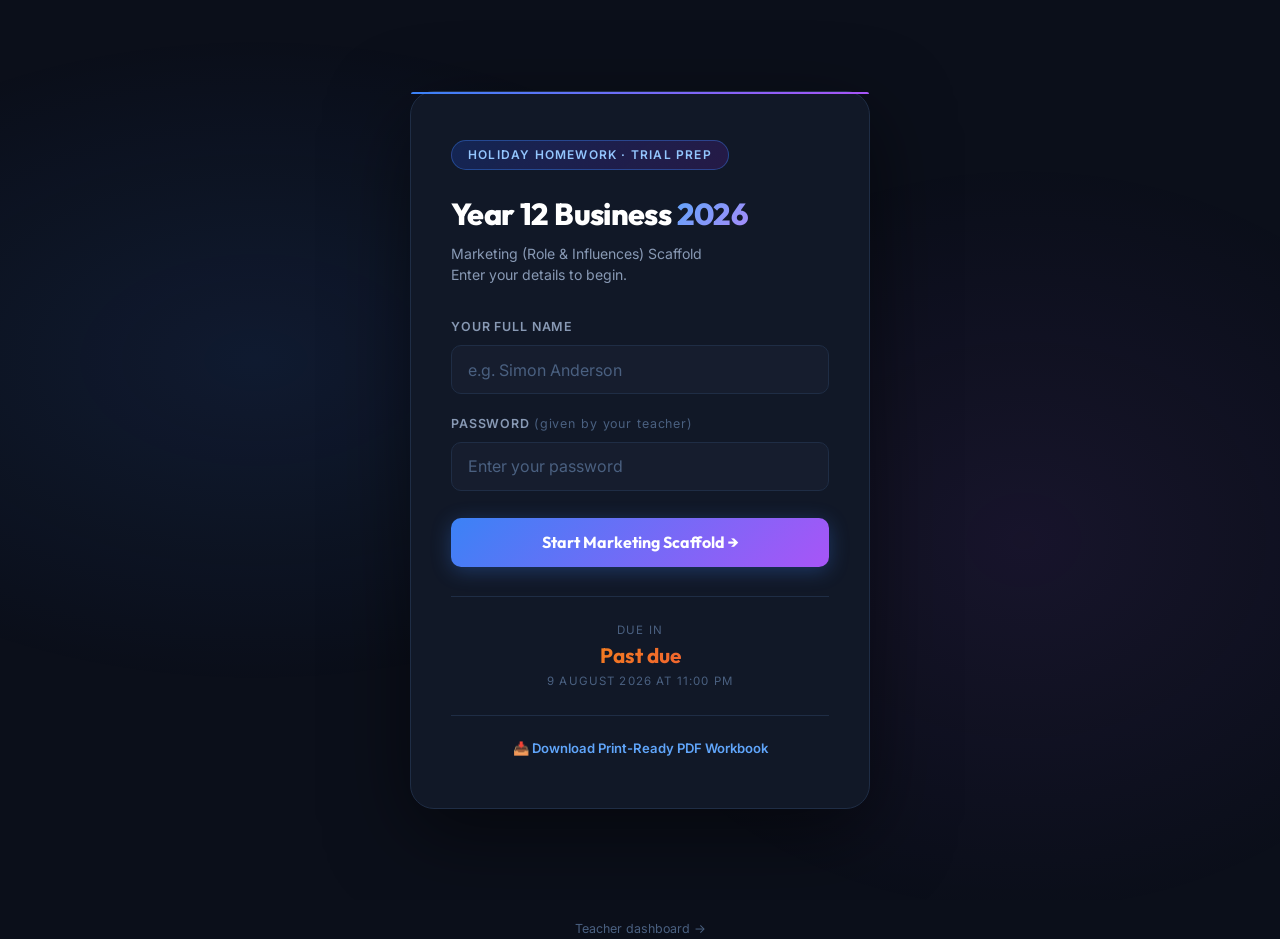
<file: scaffold.html>
<!DOCTYPE html>
<html lang="en">
<head>
  <meta charset="UTF-8" />
  <meta name="viewport" content="width=device-width, initial-scale=1.0"/>
  <title>Year 12 Business Studies — Comprehensive HSC Trial RIPS Workbook</title>
  <meta name="description" content="Year 12 Business Studies 2026 Trial Exam Preparation: Complete RIPS syllabus sub-bullet notes and McDonald's case study scaffold."/>
  <link rel="preconnect" href="https://fonts.googleapis.com">
  <link rel="preconnect" href="https://fonts.gstatic.com" crossorigin>
  <link href="https://fonts.googleapis.com/css2?family=Inter:wght@300;400;500;600;700&family=Outfit:wght@400;600;700;800&display=swap" rel="stylesheet">
  <link rel="stylesheet" href="style.css"/>
  <style>
    /* Custom Styling for Ratios, T-Charts, and Syllabus Notes */
    .ratio-calc-box {
      background: var(--bg-card2);
      border: 1px solid var(--border);
      border-radius: var(--radius);
      padding: 1.2rem;
      margin-bottom: 1rem;
    }
    .ratio-formula {
      font-family: monospace;
      font-size: 0.9rem;
      color: #93c5fd;
      background: rgba(59,130,246,0.1);
      padding: 0.2rem 0.5rem;
      border-radius: 4px;
      display: inline-block;
      margin-bottom: 0.8rem;
    }
    .finance-statement {
      background: #0f172a;
      border: 1px solid var(--border-light);
      border-radius: var(--radius);
      padding: 1.2rem;
      font-family: monospace;
      font-size: 0.85rem;
      margin-bottom: 1.5rem;
      line-height: 1.5;
    }
    .fs-row {
      display: flex;
      justify-content: space-between;
      border-bottom: 1px dashed rgba(255,255,255,0.07);
      padding: 0.35rem 0;
    }
    .fs-row.bold {
      font-weight: bold;
      color: #fff;
      border-bottom: 1px solid var(--border-light);
    }
    .ratio-inputs {
      display: grid;
      grid-template-columns: 1fr 1fr;
      gap: 0.8rem;
      margin-bottom: 0.8rem;
    }
    .calc-feedback {
      font-size: 0.8rem;
      font-weight: 600;
      margin-top: 0.3rem;
    }
    .calc-feedback.correct { color: var(--green); }
    .calc-feedback.incorrect { color: var(--amber); }

    /* WALT & WILF Banners */
    .goals-banner {
      background: linear-gradient(135deg, rgba(79, 70, 229, 0.15) 0%, rgba(168, 85, 247, 0.1) 100%);
      border: 1px solid rgba(79, 70, 229, 0.3);
      border-left: 4px solid #4f46e5;
      border-radius: var(--radius);
      padding: 1.2rem;
      margin-bottom: 1.5rem;
    }
    .goals-title {
      font-family: var(--font-head);
      font-weight: 700;
      font-size: 0.95rem;
      text-transform: uppercase;
      letter-spacing: 0.05em;
      color: #c7d2fe;
      margin-bottom: 0.6rem;
      display: flex;
      align-items: center;
      gap: 0.5rem;
    }
    .goals-list {
      margin-left: 1.2rem;
      font-size: 0.85rem;
      color: #a5b4fc;
      line-height: 1.5;
    }
    .goals-list li { margin-bottom: 0.3rem; }

    /* T-Chart Layout */
    .tchart {
      display: grid;
      grid-template-columns: 1fr 1fr;
      gap: 1px;
      background: var(--border);
      border-radius: var(--radius);
      overflow: hidden;
      margin-bottom: 1.5rem;
    }
    .tchart-col {
      background: var(--bg-card2);
      padding: 1.2rem;
    }
    .tchart-header {
      font-family: var(--font-head);
      font-weight: 700;
      font-size: 0.9rem;
      text-transform: uppercase;
      letter-spacing: 0.05em;
      color: #fff;
      border-bottom: 2px solid var(--border-light);
      padding-bottom: 0.6rem;
      margin-bottom: 0.8rem;
      text-align: center;
    }

    /* RIPS Section Demarcation Headers */
    .rips-header {
      display: flex;
      align-items: center;
      gap: 0.5rem;
      margin: 2.5rem 0 1.2rem 0;
      border-bottom: 2px solid var(--border);
      padding-bottom: 0.5rem;
    }
    .rips-badge {
      background: #4f46e5;
      color: #fff;
      font-weight: 800;
      font-size: 0.95rem;
      padding: 0.2rem 0.6rem;
      border-radius: 6px;
      text-transform: uppercase;
    }
    .rips-title {
      font-family: var(--font-head);
      font-weight: 700;
      font-size: 1.3rem;
      color: #fff;
    }

    /* Syllabus Point Card */
    .syl-point-card {
      background: var(--bg-card);
      border: 1px solid var(--border-light);
      border-radius: var(--radius);
      padding: 1.2rem;
      margin-bottom: 1.2rem;
      box-shadow: 0 4px 6px -1px rgba(0, 0, 0, 0.1), 0 2px 4px -1px rgba(0, 0, 0, 0.06);
    }
    .syl-point-title {
      font-family: var(--font-head);
      font-weight: 700;
      font-size: 0.9rem;
      color: #93c5fd;
      margin-bottom: 0.6rem;
      display: flex;
      align-items: flex-start;
      gap: 0.5rem;
    }
    .syl-point-bullet {
      background: rgba(147, 197, 253, 0.15);
      color: #93c5fd;
      font-weight: bold;
      font-size: 0.75rem;
      padding: 0.1rem 0.4rem;
      border-radius: 4px;
      text-transform: uppercase;
      flex-shrink: 0;
    }
  </style>
</head>
<body>

  <!-- SUBMISSION OVERLAY -->
  <div class="submit-overlay" id="submit-overlay">
    <div class="submit-modal" id="submit-modal">
      <div class="submit-spinner" id="submit-spinner">
        <div class="spinner"></div>
        <p>Submitting your trial scaffold answers…</p>
      </div>
      <div class="submit-success" id="submit-success" style="display:none">
        <div class="success-icon">✅</div>
        <h2>Work Submitted!</h2>
        <p id="submit-success-name"></p>
        <p class="submit-ts" id="submit-ts"></p>
        <button class="success-btn" onclick="document.getElementById('submit-overlay').style.display='none'">Keep editing</button>
      </div>
      <div class="submit-fail" id="submit-fail" style="display:none">
        <div class="fail-icon">⚠️</div>
        <h2>Submission Issue</h2>
        <p id="submit-fail-msg"></p>
        <button class="fail-btn" onclick="document.getElementById('submit-overlay').style.display='none'">Close</button>
      </div>
    </div>
  </div>

  <!-- HEADER -->
  <header class="site-header">
    <div class="header-inner">
      <div class="header-top-row">
        <div class="header-badge">Holiday Homework · Trial Prep</div>
        <div style="display: flex; gap: 0.8rem; align-items: center;">
          <a href="HSC_Business_Studies_Revision_Workbook.pdf" download class="student-chip" style="text-decoration: none; background: linear-gradient(135deg, rgba(59, 130, 246, 0.15) 0%, rgba(168, 85, 247, 0.1) 100%); border: 1px solid rgba(59, 130, 246, 0.4); font-weight: 600; color: #93c5fd;" title="Download PDF Version for Printing">
            <span class="student-avatar" style="background: var(--blue)">📥</span>
            <span>Download Print PDF</span>
          </a>
          <div class="student-chip" id="student-chip">
            <span class="student-avatar" id="student-avatar">?</span>
            <span id="student-name-display">Loading…</span>
            <a href="index.html?logout=1" class="logout-link" title="Switch student">✕</a>
          </div>
        </div>
      </div>
      <h1 class="header-title">Year 12 Business <span class="accent">Studies</span></h1>
      <p class="header-subtitle">HSC Trial Preparation — Complete Core RIPS Workbook</p>
      <div class="header-meta">
        <div class="meta-chip"><span class="meta-icon">📅</span><span id="due-date-meta">Due: Mon 20 Jul (Marketing) &amp; Mon 10 Aug (Full Revision)</span></div>
        <div class="meta-chip"><span class="meta-icon">⏱</span><span>RIPS Syllabus Framework</span></div>
        <div class="meta-chip"><span class="meta-icon">🍟</span><span>Case Study: McDonald's</span></div>
        <div class="meta-chip"><span class="meta-icon">📱</span><span>Atomi, Textbook &amp; LearnStudio App</span></div>
      </div>
      <div class="countdown-wrapper" style="display: flex; gap: 2rem; justify-content: center; flex-wrap: wrap; margin-top: 1rem;">
        <div>
          <div class="countdown-label" style="text-align: center; margin-bottom: 0.2rem;">📢 Marketing Due (Holidays)</div>
          <div id="countdown-mkt" class="countdown-display" style="font-size: 1.4rem; padding: 0.4rem 1.2rem; min-width: 180px;">--d --h --m --s</div>
        </div>
        <div>
          <div class="countdown-label" style="text-align: center; margin-bottom: 0.2rem;">⚙️ Full Portfolio Due (Term 3)</div>
          <div id="countdown-portfolio" class="countdown-display" style="font-size: 1.4rem; padding: 0.4rem 1.2rem; min-width: 180px;">--d --h --m --s</div>
        </div>
      </div>
    </div>
  </header>

  <main class="container">

    <!-- OVERVIEW CARDS -->
    <section class="section">
      <h2 class="section-title">HSC Trial Scaffold Overview</h2>
      <div class="overview-grid">
        <div class="overview-card card-blue">
          <div class="ov-icon">📘</div>
          <div class="ov-label">Complete Core Syllabus</div>
          <div class="ov-marks">70+ Syllabus Point Notes</div>
          <p class="ov-desc">Syllabus-aligned cards to summarize theory, case studies, and practical ratio applications.</p>
        </div>
        <div class="overview-card card-purple">
          <div class="ov-icon">✍️</div>
          <div class="ov-label">Writing Practice</div>
          <div class="ov-marks">PEEL Exam Scaffolding</div>
          <p class="ov-desc">Draft structured short answers and report skeletons using case study data from McDonald's.</p>
        </div>
        <div class="overview-card card-green">
          <div class="ov-icon">💾</div>
          <div class="ov-label">Local Autosave</div>
          <div class="ov-marks">Auto-Saved to Device</div>
          <p class="ov-desc">Your answers save locally on your device as you type. Submit to send your final draft to your teacher.</p>
        </div>
      </div>
    </section>

    <!-- TABS -->
    <section class="section">
      <h2 class="section-title">Study Workspace</h2>
      <p class="section-sub">Navigate the tabs to complete each unit. Use your Atomi notes, textbook, and the **LearnStudio App** resources to write summaries under each official syllabus dot point.</p>

      <div class="tabs">
        <button class="tab-btn active" data-tab="marketing" id="tab-marketing">📢 Marketing</button>
        <button class="tab-btn" data-tab="operations" id="tab-operations">⚙️ Operations</button>
        <button class="tab-btn" data-tab="finance" id="tab-finance">💰 Finance</button>
        <button class="tab-btn" data-tab="hr" id="tab-hr">👷 Human Resources</button>
        <button class="tab-btn" data-tab="writing" id="tab-writing">✍️ Exam Writing</button>
      </div>

      <!-- =================== MARKETING TAB =================== -->
      <div class="tab-content active" id="tab-content-marketing">
        <div class="goals-banner">
          <div class="goals-title">💡 Marketing Syllabus Goals</div>
          <p class="goals-list" style="margin-left: 0;">Explain how McDonald's manages its marketing. Focus on global branding campaigns, target markets, consumer laws, and pricing strategies.</p>
        </div>

        <!-- ROLE -->
        <div class="rips-header">
          <span class="rips-badge">R</span>
          <span class="rips-title">Role of Marketing</span>
        </div>

        <div class="syl-point-card">
          <div class="syl-point-title"><span class="syl-point-bullet">Role 1</span> strategic role of marketing goods and services</div>
          <textarea id="syl-mkt-role-strategic" class="field-textarea" rows="2" placeholder="Explain the long-term goal of profit maximization, customer loyalty, and how the marketing plan supports the business..."></textarea>
        </div>
        <div class="syl-point-card">
          <div class="syl-point-title"><span class="syl-point-bullet">Role 2</span> interdependence with other key business functions</div>
          <textarea id="syl-mkt-role-interdep" class="field-textarea" rows="2" placeholder="How does Marketing depend on Operations to produce quality food on time? How does it depend on Finance &amp; HR?"></textarea>
        </div>
        <div class="syl-point-card">
          <div class="syl-point-title"><span class="syl-point-bullet">Role 3</span> production approach</div>
          <textarea id="syl-mkt-role-approach-prod" class="field-textarea" rows="2" placeholder="Explain the production approach focusing strictly on standard goods, quality production, and efficiency..."></textarea>
        </div>
        <div class="syl-point-card">
          <div class="syl-point-title"><span class="syl-point-bullet">Role 4</span> selling approach</div>
          <textarea id="syl-mkt-role-approach-sell" class="field-textarea" rows="2" placeholder="Explain the selling approach emphasizing high-pressure sales, sales teams, and extensive advertising..."></textarea>
        </div>
        <div class="syl-point-card">
          <div class="syl-point-title"><span class="syl-point-bullet">Role 5</span> marketing approach</div>
          <textarea id="syl-mkt-role-approach-mkt" class="field-textarea" rows="2" placeholder="Explain the customer-centric marketing approach (matching customer needs and wants)..."></textarea>
        </div>
        <div class="syl-point-card">
          <div class="syl-point-title"><span class="syl-point-bullet">Role 6</span> resource &amp; industrial markets</div>
          <textarea id="syl-mkt-role-market-ind" class="field-textarea" rows="2" placeholder="Define resource (raw materials) and industrial markets (manufacturing inputs). Apply to McDonald's supply relationships."></textarea>
        </div>
        <div class="syl-point-card">
          <div class="syl-point-title"><span class="syl-point-bullet">Role 7</span> intermediate &amp; consumer markets</div>
          <textarea id="syl-mkt-role-market-con" class="field-textarea" rows="2" placeholder="Define intermediate markets (wholesalers/franchisees) and consumer markets (individual buyers)."></textarea>
        </div>
        <div class="syl-point-card">
          <div class="syl-point-title"><span class="syl-point-bullet">Role 8</span> mass &amp; niche markets</div>
          <textarea id="syl-mkt-role-market-mass" class="field-textarea" rows="2" placeholder="Contrast mass markets (standardized campaigns) vs niche markets (focused targeting)."></textarea>
        </div>

        <!-- INFLUENCES -->
        <div class="rips-header">
          <span class="rips-badge">I</span>
          <span class="rips-title">Influences on Marketing</span>
        </div>

        <div class="syl-point-card">
          <div class="syl-point-title"><span class="syl-point-bullet">Influence 1</span> customer choice: psychological factors</div>
          <textarea id="syl-mkt-inf-choice-psych" class="field-textarea" rows="2" placeholder="Explain psychological factors (perception, motives, attitudes, learning, self-concept)."></textarea>
        </div>
        <div class="syl-point-card">
          <div class="syl-point-title"><span class="syl-point-bullet">Influence 2</span> customer choice: sociocultural factors</div>
          <textarea id="syl-mkt-inf-choice-socio" class="field-textarea" rows="2" placeholder="Explain sociocultural factors (social class, reference groups, family, culture/subculture)."></textarea>
        </div>
        <div class="syl-point-card">
          <div class="syl-point-title"><span class="syl-point-bullet">Influence 3</span> customer choice: economic factors</div>
          <textarea id="syl-mkt-inf-choice-econ" class="field-textarea" rows="2" placeholder="Explain how economic cycles (boom vs recession, disposable income levels) affect buying decisions."></textarea>
        </div>
        <div class="syl-point-card">
          <div class="syl-point-title"><span class="syl-point-bullet">Influence 4</span> customer choice: government factors</div>
          <textarea id="syl-mkt-inf-choice-govt" class="field-textarea" rows="2" placeholder="Explain how government policy and laws (interest rates, nutrition labeling rules) shape choice."></textarea>
        </div>
        <div class="syl-point-card">
          <div class="syl-point-title"><span class="syl-point-bullet">Influence 5</span> consumer laws: deceptive and misleading advertising</div>
          <textarea id="syl-mkt-inf-law-deceptive" class="field-textarea" rows="2" placeholder="Explain requirements regarding misleading pricing, product descriptions, and ACL compliance."></textarea>
        </div>
        <div class="syl-point-card">
          <div class="syl-point-title"><span class="syl-point-bullet">Influence 6</span> consumer laws: price discrimination</div>
          <textarea id="syl-mkt-inf-law-discrimination" class="field-textarea" rows="2" placeholder="What is price discrimination and how does ACL restrict charging different prices for identical goods?"></textarea>
        </div>
        <div class="syl-point-card">
          <div class="syl-point-title"><span class="syl-point-bullet">Influence 7</span> consumer laws: implied conditions</div>
          <textarea id="syl-mkt-inf-law-implied" class="field-textarea" rows="2" placeholder="Define implied conditions under the ACL. How does it apply to restaurant food quality (merchantable quality)?"></textarea>
        </div>
        <div class="syl-point-card">
          <div class="syl-point-title"><span class="syl-point-bullet">Influence 8</span> consumer laws: warranties</div>
          <textarea id="syl-mkt-inf-law-warranties" class="field-textarea" rows="2" placeholder="Explain product warranty requirements and customer rights to replacement, repair, or refund."></textarea>
        </div>
        <div class="syl-point-card">
          <div class="syl-point-title"><span class="syl-point-bullet">Influence 9</span> ethical: truth, accuracy and good taste in advertising</div>
          <textarea id="syl-mkt-inf-eth-truth" class="field-textarea" rows="2" placeholder="Explain the ethical constraints around exaggeration (puffery) vs outright deception, and advertising standards."></textarea>
        </div>
        <div class="syl-point-card">
          <div class="syl-point-title"><span class="syl-point-bullet">Influence 10</span> ethical: products that damage health</div>
          <textarea id="syl-mkt-inf-eth-health" class="field-textarea" rows="2" placeholder="Discuss ethical concerns around advertising high-fat/sugar meals directly to young kids."></textarea>
        </div>
        <div class="syl-point-card">
          <div class="syl-point-title"><span class="syl-point-bullet">Influence 11</span> ethical: engaging in fair competition</div>
          <textarea id="syl-mkt-inf-eth-competition" class="field-textarea" rows="2" placeholder="Detail how anti-competitive practices are regulated and the importance of fair competition rules."></textarea>
        </div>
        <div class="syl-point-card">
          <div class="syl-point-title"><span class="syl-point-bullet">Influence 12</span> ethical: sugging</div>
          <textarea id="syl-mkt-inf-eth-sugging" class="field-textarea" rows="2" placeholder="Define sugging (selling under guise of survey) and explain why it is an unethical marketing practice."></textarea>
        </div>

        <!-- PROCESSES -->
        <div class="rips-header">
          <span class="rips-badge">P</span>
          <span class="rips-title">Marketing Processes</span>
        </div>

        <div class="syl-point-card">
          <div class="syl-point-title"><span class="syl-point-bullet">Process 1</span> situational analysis — SWOT</div>
          <textarea id="syl-mkt-proc-swot" class="field-textarea" rows="2" placeholder="Detail McDonald's internal strengths/weaknesses and external opportunities/threats."></textarea>
        </div>
        <div class="syl-point-card">
          <div class="syl-point-title"><span class="syl-point-bullet">Process 2</span> situational analysis — Product Life Cycle</div>
          <textarea id="syl-mkt-proc-plc" class="field-textarea" rows="2" placeholder="Map menu items to their stage in the Product Life Cycle (Introduction, Growth, Maturity, Decline)."></textarea>
        </div>
        <div class="syl-point-card">
          <div class="syl-point-title"><span class="syl-point-bullet">Process 3</span> market research</div>
          <textarea id="syl-mkt-proc-research" class="field-textarea" rows="2" placeholder="How does McDonald's collect primary data (surveys, app usage) vs secondary data (demographic trends)?"></textarea>
        </div>
        <div class="syl-point-card">
          <div class="syl-point-title"><span class="syl-point-bullet">Process 4</span> establishing marketing objectives</div>
          <textarea id="syl-mkt-proc-objectives" class="field-textarea" rows="2" placeholder="Explain the role of setting clear objectives (increasing market share, sales, product range)."></textarea>
        </div>
        <div class="syl-point-card">
          <div class="syl-point-title"><span class="syl-point-bullet">Process 5</span> identifying target markets</div>
          <textarea id="syl-mkt-proc-target" class="field-textarea" rows="2" placeholder="Distinguish between primary target market (busy families) and secondary target markets."></textarea>
        </div>
        <div class="syl-point-card">
          <div class="syl-point-title"><span class="syl-point-bullet">Process 6</span> developing marketing strategies</div>
          <textarea id="syl-mkt-proc-strategies" class="field-textarea" rows="2" placeholder="Explain the formulation of a marketing mix designed to reach the chosen target markets."></textarea>
        </div>
        <div class="syl-point-card">
          <div class="syl-point-title"><span class="syl-point-bullet">Process 7</span> implementation, monitoring and controlling — financial forecast</div>
          <textarea id="syl-mkt-proc-control-forecast" class="field-textarea" rows="2" placeholder="Explain the development of a financial forecast to outline expected costs and revenues."></textarea>
        </div>
        <div class="syl-point-card">
          <div class="syl-point-title"><span class="syl-point-bullet">Process 8</span> implementation, monitoring and controlling — actual vs planned results</div>
          <textarea id="syl-mkt-proc-control-results" class="field-textarea" rows="2" placeholder="Explain how actual sales and market share are compared against planned expectations."></textarea>
        </div>
        <div class="syl-point-card">
          <div class="syl-point-title"><span class="syl-point-bullet">Process 9</span> implementation, monitoring and controlling — revising strategy</div>
          <textarea id="syl-mkt-proc-control-revising" class="field-textarea" rows="2" placeholder="Explain how the marketing mix is modified or updated when objectives are not met."></textarea>
        </div>

        <!-- STRATEGIES -->
        <div class="rips-header">
          <span class="rips-badge">S</span>
          <span class="rips-title">Marketing Strategies</span>
        </div>

        <div class="syl-point-card">
          <div class="syl-point-title"><span class="syl-point-bullet">Strategy 1</span> market segmentation</div>
          <textarea id="syl-mkt-strat-segment" class="field-textarea" rows="2" placeholder="How does McDonald's segment its market (demographic, geographic, behavioral)?"></textarea>
        </div>
        <div class="syl-point-card">
          <div class="syl-point-title"><span class="syl-point-bullet">Strategy 2</span> product/service differentiation</div>
          <textarea id="syl-mkt-strat-diff" class="field-textarea" rows="2" placeholder="Explain how menu items are differentiated from fast-food competitors (quality, convenience, CSR)."></textarea>
        </div>
        <div class="syl-point-card">
          <div class="syl-point-title"><span class="syl-point-bullet">Strategy 3</span> positioning</div>
          <textarea id="syl-mkt-strat-positioning" class="field-textarea" rows="2" placeholder="Explain brand positioning in the minds of consumers (convenient value vs premium coffee)."></textarea>
        </div>
        <div class="syl-point-card">
          <div class="syl-point-title"><span class="syl-point-bullet">Strategy 4</span> products — branding</div>
          <textarea id="syl-mkt-strat-product-brand" class="field-textarea" rows="2" placeholder="Analyze the strategic importance of the Golden Arches brand name and logo."></textarea>
        </div>
        <div class="syl-point-card">
          <div class="syl-point-title"><span class="syl-point-bullet">Strategy 5</span> products — packaging</div>
          <textarea id="syl-mkt-strat-product-package" class="field-textarea" rows="2" placeholder="Analyze packaging goals (convenience, temperature retention, branding, sustainability)."></textarea>
        </div>
        <div class="syl-point-card">
          <div class="syl-point-title"><span class="syl-point-bullet">Strategy 6</span> price — pricing methods</div>
          <textarea id="syl-mkt-strat-price-methods" class="field-textarea" rows="2" placeholder="Explain Cost, Market, and Competition-based pricing methods."></textarea>
        </div>
        <div class="syl-point-card">
          <div class="syl-point-title"><span class="syl-point-bullet">Strategy 7</span> price — pricing strategies</div>
          <textarea id="syl-mkt-strat-price-strategies" class="field-textarea" rows="2" placeholder="Explain Skimming, Penetration, Loss Leaders, and Price Points."></textarea>
        </div>
        <div class="syl-point-card">
          <div class="syl-point-title"><span class="syl-point-bullet">Strategy 8</span> price — price and quality interaction</div>
          <textarea id="syl-mkt-strat-price-qual" class="field-textarea" rows="2" placeholder="Explain customer perception regarding high price vs high quality."></textarea>
        </div>
        <div class="syl-point-card">
          <div class="syl-point-title"><span class="syl-point-bullet">Strategy 9</span> promotion — elements of the promotion mix</div>
          <textarea id="syl-mkt-strat-promo-mix" class="field-textarea" rows="2" placeholder="Outline the Mix (advertising, personal selling, relationship marketing, sales promotion, PR)."></textarea>
        </div>
        <div class="syl-point-card">
          <div class="syl-point-title"><span class="syl-point-bullet">Strategy 10</span> promotion — communication process</div>
          <textarea id="syl-mkt-strat-promo-comm" class="field-textarea" rows="2" placeholder="Explain the role of opinion leaders and word of mouth in promotional campaigns."></textarea>
        </div>
        <div class="syl-point-card">
          <div class="syl-point-title"><span class="syl-point-bullet">Strategy 11</span> place/distribution — channels</div>
          <textarea id="syl-mkt-strat-place-channels" class="field-textarea" rows="2" placeholder="Explain standard distribution channels (producer to consumer, agents, e-delivery)."></textarea>
        </div>
        <div class="syl-point-card">
          <div class="syl-point-title"><span class="syl-point-bullet">Strategy 12</span> place/distribution — channel choice</div>
          <textarea id="syl-mkt-strat-place-choice" class="field-textarea" rows="2" placeholder="Contrast intensive, selective, and exclusive channel choices. Why does McDonald's use intensive?"></textarea>
        </div>
        <div class="syl-point-card">
          <div class="syl-point-title"><span class="syl-point-bullet">Strategy 13</span> place/distribution — physical distribution issues</div>
          <textarea id="syl-mkt-strat-place-physical" class="field-textarea" rows="2" placeholder="Detail physical distribution issues (transport, warehousing, inventory controls)."></textarea>
        </div>
        <div class="syl-point-card">
          <div class="syl-point-title"><span class="syl-point-bullet">Strategy 14</span> 3 additional Ps — People</div>
          <textarea id="syl-mkt-strat-3ps-people" class="field-textarea" rows="2" placeholder="Explain how employee behavior, customer service, and attitude impact customer satisfaction."></textarea>
        </div>
        <div class="syl-point-card">
          <div class="syl-point-title"><span class="syl-point-bullet">Strategy 15</span> 3 additional Ps — Processes</div>
          <textarea id="syl-mkt-strat-3ps-process" class="field-textarea" rows="2" placeholder="Detail the step-by-step systems used to deliver the food to the customer efficiently."></textarea>
        </div>
        <div class="syl-point-card">
          <div class="syl-point-title"><span class="syl-point-bullet">Strategy 16</span> 3 additional Ps — Physical Evidence</div>
          <textarea id="syl-mkt-strat-3ps-physical" class="field-textarea" rows="2" placeholder="Explain the visual environment: store design, layouts, wrappers, and clean environments."></textarea>
        </div>
        <div class="syl-point-card">
          <div class="syl-point-title"><span class="syl-point-bullet">Strategy 17</span> e-marketing</div>
          <textarea id="syl-mkt-strat-emarketing" class="field-textarea" rows="2" placeholder="Analyze the role of the MyMaccas app, loyalty push notifications, and social media marketing."></textarea>
        </div>
        <div class="syl-point-card">
          <div class="syl-point-title"><span class="syl-point-bullet">Strategy 18</span> global marketing — global branding &amp; standardisation</div>
          <textarea id="syl-mkt-strat-global-standard" class="field-textarea" rows="2" placeholder="Explain global branding standardization (Big Mac, Golden Arches logo) in all countries."></textarea>
        </div>
        <div class="syl-point-card">
          <div class="syl-point-title"><span class="syl-point-bullet">Strategy 19</span> global marketing — customisation, pricing &amp; competitive positioning</div>
          <textarea id="syl-mkt-strat-global-custom" class="field-textarea" rows="2" placeholder="Explain global customization (McSpicy), global pricing methods, and global competitive positioning."></textarea>
        </div>
      </div>

      <!-- =================== OPERATIONS TAB =================== -->
      <div class="tab-content" id="tab-content-operations">
        <div class="goals-banner">
          <div class="goals-title">💡 Operations Syllabus Goals</div>
          <p class="goals-list" style="margin-left: 0;">Examine how raw ingredients are transformed into finished fast-food meals under strict sequencing, scheduling, quality, and technology parameters.</p>
        </div>

        <!-- ROLE -->
        <div class="rips-header">
          <span class="rips-badge">R</span>
          <span class="rips-title">Role of Operations</span>
        </div>

        <div class="syl-point-card">
          <div class="syl-point-title"><span class="syl-point-bullet">Role 1</span> cost leadership</div>
          <textarea id="syl-ops-role-cost" class="field-textarea" rows="2" placeholder="Explain how operations strives for Cost Leadership (standardized kitchens, bulk buying)."></textarea>
        </div>
        <div class="syl-point-card">
          <div class="syl-point-title"><span class="syl-point-bullet">Role 2</span> good/service differentiation</div>
          <textarea id="syl-ops-role-diff" class="field-textarea" rows="2" placeholder="Explain how operations supports product differentiation (menu customisation)."></textarea>
        </div>
        <div class="syl-point-card">
          <div class="syl-point-title"><span class="syl-point-bullet">Role 3</span> goods and/or services in different industries</div>
          <textarea id="syl-ops-role-goods" class="field-textarea" rows="2" placeholder="Explain the hybrid features: tangible standardized fast-food items alongside perishable, immediate customer service."></textarea>
        </div>
        <div class="syl-point-card">
          <div class="syl-point-title"><span class="syl-point-bullet">Role 4</span> interdependence with other key business functions</div>
          <textarea id="syl-ops-role-interdep" class="field-textarea" rows="2" placeholder="Explain how Operations relies on Marketing for sales, Finance for equipment funding, and HR for kitchen staffing."></textarea>
        </div>

        <!-- INFLUENCES -->
        <div class="rips-header">
          <span class="rips-badge">I</span>
          <span class="rips-title">Influences on Operations</span>
        </div>

        <div class="syl-point-card">
          <div class="syl-point-title"><span class="syl-point-bullet">Influence 1</span> globalisation</div>
          <textarea id="syl-ops-inf-globalisation" class="field-textarea" rows="2" placeholder="Explain how globalization influences Operations (global supply chain sourcing, international ingredients cost competition)..."></textarea>
        </div>
        <div class="syl-point-card">
          <div class="syl-point-title"><span class="syl-point-bullet">Influence 2</span> technology</div>
          <textarea id="syl-ops-inf-technology" class="field-textarea" rows="2" placeholder="Explain the role of technology in shaping operational tasks (automated timers, app orders, point-of-sale inventory)..."></textarea>
        </div>
        <div class="syl-point-card">
          <div class="syl-point-title"><span class="syl-point-bullet">Influence 3</span> quality expectations</div>
          <textarea id="syl-ops-inf-quality" class="field-textarea" rows="2" placeholder="Explain what quality expectations customers have for McDonald's food (standards, hygiene, temperature consistency)."></textarea>
        </div>
        <div class="syl-point-card">
          <div class="syl-point-title"><span class="syl-point-bullet">Influence 4</span> cost-based competition</div>
          <textarea id="syl-ops-inf-cost" class="field-textarea" rows="2" placeholder="Explain how intense price wars (cost-based competition) force operations to constantly minimize waste and optimize speed."></textarea>
        </div>
        <div class="syl-point-card">
          <div class="syl-point-title"><span class="syl-point-bullet">Influence 5</span> government policies</div>
          <textarea id="syl-ops-inf-gov-policies" class="field-textarea" rows="2" placeholder="Explain how government policy priorities shape fast-food operations (health guidelines, waste policies)."></textarea>
        </div>
        <div class="syl-point-card">
          <div class="syl-point-title"><span class="syl-point-bullet">Influence 6</span> legal regulation</div>
          <textarea id="syl-ops-inf-gov-legal" class="field-textarea" rows="2" placeholder="Explain legal regulation compliance requirements (WHS, food handling acts, environmental protection)."></textarea>
        </div>
        <div class="syl-point-card">
          <div class="syl-point-title"><span class="syl-point-bullet">Influence 7</span> environmental sustainability</div>
          <textarea id="syl-ops-inf-sustain" class="field-textarea" rows="2" placeholder="Explain operational adjustments made to reduce resource depletion (reducing water, power, and waste)."></textarea>
        </div>
        <div class="syl-point-card">
          <div class="syl-point-title"><span class="syl-point-bullet">Influence 8</span> CSR — legal compliance vs ethical responsibility</div>
          <textarea id="syl-ops-inf-csr-ethical" class="field-textarea" rows="2" placeholder="Explain the difference between merely complying with the law vs taking proactive ethical responsibility."></textarea>
        </div>
        <div class="syl-point-card">
          <div class="syl-point-title"><span class="syl-point-bullet">Influence 9</span> CSR — environmental sustainability and social responsibility</div>
          <textarea id="syl-ops-inf-csr-social" class="field-textarea" rows="2" placeholder="Explain McDonald's social responsibility actions (paper packaging, local sourcing, community support)."></textarea>
        </div>

        <!-- PROCESSES -->
        <div class="rips-header">
          <span class="rips-badge">P</span>
          <span class="rips-title">Operations Processes</span>
        </div>

        <div class="syl-point-card">
          <div class="syl-point-title"><span class="syl-point-bullet">Process 1</span> transformed inputs: materials</div>
          <textarea id="syl-ops-proc-inputs-materials" class="field-textarea" rows="2" placeholder="Detail raw ingredients, cooking oils, and packaging materials as transformed inputs."></textarea>
        </div>
        <div class="syl-point-card">
          <div class="syl-point-title"><span class="syl-point-bullet">Process 2</span> transformed inputs: information</div>
          <textarea id="syl-ops-proc-inputs-info" class="field-textarea" rows="2" placeholder="Detail customer app order data, recipe specifications, and sales data as transformed inputs."></textarea>
        </div>
        <div class="syl-point-card">
          <div class="syl-point-title"><span class="syl-point-bullet">Process 3</span> transformed inputs: customers</div>
          <textarea id="syl-ops-proc-inputs-customers" class="field-textarea" rows="2" placeholder="Detail the customer role as a transformed input (e.g. self-ordering, seating placement)."></textarea>
        </div>
        <div class="syl-point-card">
          <div class="syl-point-title"><span class="syl-point-bullet">Process 4</span> transforming inputs: human resources</div>
          <textarea id="syl-ops-proc-inputs-hr" class="field-textarea" rows="2" placeholder="Detail the crew labor and store manager oversight acting as transforming agents."></textarea>
        </div>
        <div class="syl-point-card">
          <div class="syl-point-title"><span class="syl-point-bullet">Process 5</span> transforming inputs: facilities</div>
          <textarea id="syl-ops-proc-inputs-facilities" class="field-textarea" rows="2" placeholder="Detail the store buildings, fryers, grills, and layout architecture."></textarea>
        </div>
        <div class="syl-point-card">
          <div class="syl-point-title"><span class="syl-point-bullet">Process 6</span> transformation: volume, variety, variation, visibility (V4)</div>
          <textarea id="syl-ops-proc-trans-v4" class="field-textarea" rows="3" placeholder="Analyze McDonald's under V4: high volume, low variety, variation in demand (lunch rushes), and low visibility (kitchen is separated)."></textarea>
        </div>
        <div class="syl-point-card">
          <div class="syl-point-title"><span class="syl-point-bullet">Process 7</span> transformation: sequencing and scheduling (Gantt, Critical Path)</div>
          <textarea id="syl-ops-proc-trans-seq" class="field-textarea" rows="2" placeholder="Explain sequencing (assembly line steps) and scheduling (staff rosters, Gantt charts)."></textarea>
        </div>
        <div class="syl-point-card">
          <div class="syl-point-title"><span class="syl-point-bullet">Process 8</span> transformation: technology, task design, and process layout</div>
          <textarea id="syl-ops-proc-trans-layout" class="field-textarea" rows="2" placeholder="Explain automated kitchen machinery, task designs (station roles), and assembly process layouts."></textarea>
        </div>
        <div class="syl-point-card">
          <div class="syl-point-title"><span class="syl-point-bullet">Process 9</span> transformation: monitoring, control and improvement</div>
          <textarea id="syl-ops-proc-trans-monitor" class="field-textarea" rows="2" placeholder="Explain monitoring metrics, quality controls, and continuous improvement steps."></textarea>
        </div>
        <div class="syl-point-card">
          <div class="syl-point-title"><span class="syl-point-bullet">Process 10</span> outputs: customer service &amp; warranties</div>
          <textarea id="syl-ops-proc-outputs-service" class="field-textarea" rows="2" placeholder="Explain output outcomes: order satisfaction, accuracy guarantees, and food warranties."></textarea>
        </div>

        <!-- STRATEGIES -->
        <div class="rips-header">
          <span class="rips-badge">S</span>
          <span class="rips-title">Operations Strategies</span>
        </div>

        <div class="syl-point-card">
          <div class="syl-point-title"><span class="syl-point-bullet">Strategy 1</span> performance objectives: quality, speed, dependability</div>
          <textarea id="syl-ops-strat-perf-quality" class="field-textarea" rows="2" placeholder="Explain objectives: quality consistency, delivery speed, and dependability (reliability)."></textarea>
        </div>
        <div class="syl-point-card">
          <div class="syl-point-title"><span class="syl-point-bullet">Strategy 2</span> performance objectives: flexibility, customisation, cost</div>
          <textarea id="syl-ops-strat-perf-flexibility" class="field-textarea" rows="2" placeholder="Explain objectives: flexibility (adapting to demand shifts), customisation (menu changes), and cost control."></textarea>
        </div>
        <div class="syl-point-card">
          <div class="syl-point-title"><span class="syl-point-bullet">Strategy 3</span> new product/service design and development</div>
          <textarea id="syl-ops-strat-design" class="field-textarea" rows="2" placeholder="Detail the launch process for new menu items (researching, trial testing, supply chain verification)."></textarea>
        </div>
        <div class="syl-point-card">
          <div class="syl-point-title"><span class="syl-point-bullet">Strategy 4</span> supply chain: logistics, e-commerce, global sourcing</div>
          <textarea id="syl-ops-strat-supply-logistics" class="field-textarea" rows="3" placeholder="Explain cold supply chains, bulk distribution hubs, e-commerce ordering, and global sourcing."></textarea>
        </div>
        <div class="syl-point-card">
          <div class="syl-point-title"><span class="syl-point-bullet">Strategy 5</span> technology — leading-edge, established</div>
          <div class="tchart">
            <div class="tchart-col">
              <div class="tchart-header">Established Technology</div>
              <textarea id="ops-tech-est" class="field-textarea" rows="4" placeholder="Proven tech (EFTPOS, drive-thru vehicle sensors, automated drink dispensers)..."></textarea>
            </div>
            <div class="tchart-col">
              <div class="tchart-header">Leading-Edge Technology</div>
              <textarea id="ops-tech-lead" class="field-textarea" rows="4" placeholder="Advanced tech (self-service kiosks, MyMaccas mobile ordering app, AI drive-thru menu boards)..."></textarea>
            </div>
          </div>
        </div>
        <div class="syl-point-card">
          <div class="syl-point-title"><span class="syl-point-bullet">Strategy 6</span> inventory management — LIFO, FIFO</div>
          <textarea id="syl-ops-strat-inventory-lifofifo" class="field-textarea" rows="2" placeholder="Explain LIFO (Last-In, First-Out) and FIFO (First-In, First-Out) inventory storage models..."></textarea>
        </div>
        <div class="syl-point-card">
          <div class="syl-point-title"><span class="syl-point-bullet">Strategy 7</span> inventory management — JIT</div>
          <textarea id="syl-ops-strat-inventory-jit" class="field-textarea" rows="2" placeholder="Explain Just-in-Time (JIT) storage to minimize holding costs and waste..."></textarea>
        </div>
        <div class="syl-point-card">
          <div class="syl-point-title"><span class="syl-point-bullet">Strategy 8</span> quality management — control, assurance, improvement</div>
          <textarea id="syl-ops-strat-quality" class="field-textarea" rows="3" placeholder="Explain quality control (food holding times), quality assurance (certified suppliers), and continuous improvement checks."></textarea>
        </div>
        <div class="syl-point-card">
          <div class="syl-point-title"><span class="syl-point-bullet">Strategy 9</span> overcoming resistance to change — financial costs</div>
          <textarea id="syl-ops-strat-change-costs" class="field-textarea" rows="2" placeholder="Analyze change friction regarding purchasing new equipment, redundancy payments, and retraining."></textarea>
        </div>
        <div class="syl-point-card">
          <div class="syl-point-title"><span class="syl-point-bullet">Strategy 10</span> overcoming resistance to change — layout &amp; inertia</div>
          <textarea id="syl-ops-strat-change-inertia" class="field-textarea" rows="2" placeholder="Analyze change friction regarding reorganising plant layouts, and general employee inertia."></textarea>
        </div>
        <div class="syl-point-card">
          <div class="syl-point-title"><span class="syl-point-bullet">Strategy 11</span> global factors — global sourcing &amp; economies of scale</div>
          <textarea id="syl-ops-strat-global-sourcing" class="field-textarea" rows="2" placeholder="Explain the cost advantages of global sourcing and economies of scale."></textarea>
        </div>
        <div class="syl-point-card">
          <div class="syl-point-title"><span class="syl-point-bullet">Strategy 12</span> global factors — scanning and learning, R&amp;D</div>
          <textarea id="syl-ops-strat-global-scanning" class="field-textarea" rows="2" placeholder="Explain scanning the global environment for best practices, and international research and development."></textarea>
        </div>
      </div>

      <!-- =================== FINANCE TAB =================== -->
      <div class="tab-content" id="tab-content-finance">
        <div class="goals-banner">
          <div class="goals-title">💡 Financial Management Goals</div>
          <p class="goals-list" style="margin-left: 0;">Analyze funding acquisition (debt vs equity), perform mathematical ratio assessments, and evaluate working capital/profitability strategies.</p>
        </div>

        <!-- ROLE -->
        <div class="rips-header">
          <span class="rips-badge">R</span>
          <span class="rips-title">Role of Financial Management</span>
        </div>

        <div class="syl-point-card">
          <div class="syl-point-title"><span class="syl-point-bullet">Role 1</span> strategic role of financial management</div>
          <textarea id="syl-fin-role-strategic" class="field-textarea" rows="2" placeholder="Explain the strategic role: allocating budgets, tracking ROI, and ensuring solvency."></textarea>
        </div>
        <div class="syl-point-card">
          <div class="syl-point-title"><span class="syl-point-bullet">Role 2</span> objectives: profitability &amp; growth</div>
          <textarea id="syl-fin-role-obj-profit" class="field-textarea" rows="2" placeholder="Explain the focus on generating returns (profitability) and expanding store footprint (growth)."></textarea>
        </div>
        <div class="syl-point-card">
          <div class="syl-point-title"><span class="syl-point-bullet">Role 3</span> objectives: liquidity, efficiency, solvency</div>
          <textarea id="syl-fin-role-obj-liq" class="field-textarea" rows="2" placeholder="Detail short-term bills capacity (liquidity), asset utilisation (efficiency), and long-term viability (solvency)."></textarea>
        </div>
        <div class="syl-point-card">
          <div class="syl-point-title"><span class="syl-point-bullet">Role 4</span> interdependence with other key business functions</div>
          <textarea id="syl-fin-role-interdep" class="field-textarea" rows="2" placeholder="Explain how Finance allocates budgets to HR and Operations, and tracks sales output from Marketing."></textarea>
        </div>

        <!-- INFLUENCES -->
        <div class="rips-header">
          <span class="rips-badge">I</span>
          <span class="rips-title">Influences on Financial Management</span>
        </div>

        <div class="syl-point-card">
          <div class="syl-point-title"><span class="syl-point-bullet">Influence 1</span> internal sources of finance — retained profits</div>
          <textarea id="syl-fin-inf-internal" class="field-textarea" rows="2" placeholder="Describe the use of corporate retained profits to fund expansion without gearing risk."></textarea>
        </div>
        <div class="syl-point-card">
          <div class="syl-point-title"><span class="syl-point-bullet">Influence 2</span> external short-term debt (overdraft, commercial bills, factoring)</div>
          <textarea id="syl-fin-inf-debt-short" class="field-textarea" rows="2" placeholder="Pros & Cons of short-term funding types (overdraft, commercial bills, factoring) for temporary liquidity fixes..."></textarea>
        </div>
        <div class="syl-point-card">
          <div class="syl-point-title"><span class="syl-point-bullet">Influence 3</span> external long-term debt (mortgage, debentures, leasing)</div>
          <textarea id="syl-fin-inf-debt-long" class="field-textarea" rows="2" placeholder="Pros & Cons of long-term funding types (mortgage, debentures, leasing) for capital asset expansion..."></textarea>
        </div>
        <div class="syl-point-card">
          <div class="syl-point-title"><span class="syl-point-bullet">Influence 4</span> external equity (ordinary shares &amp; private equity)</div>
          <textarea id="syl-fin-inf-equity-ordinary" class="field-textarea" rows="2" placeholder="Explain ordinary shares (new issues, placements) and private equity funding advantages..."></textarea>
        </div>
        <div class="syl-point-card">
          <div class="syl-point-title"><span class="syl-point-bullet">Influence 5</span> financial institutions — banks &amp; investment banks</div>
          <textarea id="syl-fin-inf-inst-banks" class="field-textarea" rows="2" placeholder="Outline bank loans, overdraft lines, and investment bank commercial services."></textarea>
        </div>
        <div class="syl-point-card">
          <div class="syl-point-title"><span class="syl-point-bullet">Influence 6</span> financial institutions — finance companies, super funds, insurance, unit trusts, ASX</div>
          <textarea id="syl-fin-inf-inst-other" class="field-textarea" rows="2" placeholder="Detail other sources: leasing houses (finance companies), superannuation funds, unit trusts, and public equity listings (ASX)."></textarea>
        </div>
        <div class="syl-point-card">
          <div class="syl-point-title"><span class="syl-point-bullet">Influence 7</span> government — ASIC &amp; company tax</div>
          <textarea id="syl-fin-inf-govt-asic" class="field-textarea" rows="2" placeholder="Explain how corporate tax rates (company tax) and corporate transparency audits (ASIC) influence finance decisions."></textarea>
        </div>
        <div class="syl-point-card">
          <div class="syl-point-title"><span class="syl-point-bullet">Influence 8</span> global market influences — economic outlook, availability of funds, interest rates</div>
          <textarea id="syl-fin-inf-global-outlook" class="field-textarea" rows="2" placeholder="How do global interest rates, currency shifts, and funding availability affect the cost of borrowing?"></textarea>
        </div>

        <!-- PROCESSES -->
        <div class="rips-header">
          <span class="rips-badge">P</span>
          <span class="rips-title">Financial Processes</span>
        </div>

        <div class="syl-point-card">
          <div class="syl-point-title"><span class="syl-point-bullet">Process 1</span> planning and implementing: financial needs &amp; budgets</div>
          <textarea id="syl-fin-proc-planning-needs" class="field-textarea" rows="2" placeholder="Explain capital assessments and setting budgets to direct franchise expansion."></textarea>
        </div>
        <div class="syl-point-card">
          <div class="syl-point-title"><span class="syl-point-bullet">Process 2</span> planning and implementing: record systems, risks, and financial controls</div>
          <textarea id="syl-fin-proc-planning-controls" class="field-textarea" rows="2" placeholder="Detail record systems (accounting software), risk management, and internal controls (audits, theft prevention)."></textarea>
        </div>
        <div class="syl-point-card">
          <div class="syl-point-title"><span class="syl-point-bullet">Process 3</span> monitoring and controlling — cash flow statement, income statement, balance sheet</div>
          <textarea id="syl-fin-proc-monitoring-cash" class="field-textarea" rows="3" placeholder="Contrast the purpose of the Cash Flow Statement (liquidity), Income Statement (profits), and Balance Sheet (assets/liabilities)."></textarea>
        </div>
        <div class="syl-point-card">
          <div class="syl-point-title"><span class="syl-point-bullet">Process 4</span> financial ratios &amp; Interactive Calculations</div>
          
          <div class="finance-statement">
            <div class="fs-row bold"><span>MCDONALD'S FRANCHISE MOCK STATEMENT</span><span>$ AUD</span></div>
            <div class="fs-row"><span>Total Sales Revenue</span><span>$1,000,000</span></div>
            <div class="fs-row"><span>Cost of Goods Sold (COGS)</span><span>$600,000</span></div>
            <div class="fs-row bold"><span>Gross Profit</span><span>$400,000</span></div>
            <div class="fs-row"><span>Current Assets (Cash, Inventory)</span><span>$150,000</span></div>
            <div class="fs-row"><span>Current Liabilities (Short-term debt)</span><span>$50,000</span></div>
            <div class="fs-row"><span>Total Liabilities (Total Debt)</span><span>$200,000</span></div>
            <div class="fs-row"><span>Total Equity (Owner's funds)</span><span>$200,000</span></div>
          </div>

          <!-- RATIO 1 -->
          <div class="ratio-calc-box">
            <h4>1. Liquidity Ratio (Current Ratio)</h4>
            <div class="ratio-formula">Current Assets ÷ Current Liabilities</div>
            <div class="ratio-inputs">
              <div>
                <label for="ratio-curr-ans">Result</label>
                <input type="text" id="ratio-curr-ans" class="field-input" placeholder="e.g. 3.0" oninput="checkRatio('curr')"/>
                <div class="calc-feedback" id="feedback-curr"></div>
              </div>
              <div>
                <label for="ratio-curr-state">State: Satisfactory?</label>
                <input type="text" id="ratio-curr-state" class="field-input" placeholder="Is it safe?"/>
              </div>
            </div>
            <textarea id="ratio-curr-expl" class="field-textarea" rows="2" placeholder="Explain what this indicates about short-term debt recovery capacity..."></textarea>
          </div>

          <!-- RATIO 2 -->
          <div class="ratio-calc-box">
            <h4>2. Solvency / Gearing Ratio (Debt-to-Equity)</h4>
            <div class="ratio-formula">Total Liabilities ÷ Total Equity</div>
            <div class="ratio-inputs">
              <div>
                <label for="ratio-gear-ans">Result</label>
                <input type="text" id="ratio-gear-ans" class="field-input" placeholder="e.g. 1.0" oninput="checkRatio('gear')"/>
                <div class="calc-feedback" id="feedback-gear"></div>
              </div>
              <div>
                <label for="ratio-gear-state">State: Risk Level?</label>
                <input type="text" id="ratio-gear-state" class="field-input" placeholder="Low, Medium, or High?"/>
              </div>
            </div>
            <textarea id="ratio-gear-expl" class="field-textarea" rows="2" placeholder="Explain long-term solvency risk..."></textarea>
          </div>

          <!-- RATIO 3 -->
          <div class="ratio-calc-box">
            <h4>3. Profitability Ratio (Gross Profit Ratio)</h4>
            <div class="ratio-formula">(Gross Profit ÷ Sales) × 100</div>
            <div class="ratio-inputs">
              <div>
                <label for="ratio-prof-ans">Result (%)</label>
                <input type="text" id="ratio-prof-ans" class="field-input" placeholder="e.g. 40" oninput="checkRatio('prof')"/>
                <div class="calc-feedback" id="feedback-prof"></div>
              </div>
              <div>
                <label for="ratio-prof-state">State: Mark-up strength?</label>
                <input type="text" id="ratio-prof-state" class="field-input" placeholder="Strong or Weak?"/>
              </div>
            </div>
            <textarea id="ratio-prof-expl" class="field-textarea" rows="2" placeholder="Explain cost and markup pricing efficiency..."></textarea>
          </div>
        </div>
        <div class="syl-point-card">
          <div class="syl-point-title"><span class="syl-point-bullet">Process 5</span> financial ratios: Net Profit, ROE, Expense, Accounts Receivable Turnover</div>
          <textarea id="syl-fin-proc-ratio-other" class="field-textarea" rows="2" placeholder="Explain Net Profit ratio, ROE, expense efficiency ratio, and accounts receivable turnover..."></textarea>
        </div>
        <div class="syl-point-card">
          <div class="syl-point-title"><span class="syl-point-bullet">Process 6</span> comparative ratio analysis — over time, with similar businesses, against standards</div>
          <textarea id="syl-fin-proc-ratio-comparative" class="field-textarea" rows="2" placeholder="Explain how comparing current ratios against historical stats and industry benchmarks helps assess franchise performance."></textarea>
        </div>
        <div class="syl-point-card">
          <div class="syl-point-title"><span class="syl-point-bullet">Process 7</span> limitations of financial reports — normalised earnings &amp; capitalising expenses</div>
          <textarea id="syl-fin-proc-limits-normalised" class="field-textarea" rows="2" placeholder="Outline limitations regarding normalising one-off earnings and capitalising regular expenses as assets."></textarea>
        </div>
        <div class="syl-point-card">
          <div class="syl-point-title"><span class="syl-point-bullet">Process 8</span> limitations of financial reports — asset valuation, timing, debt, notes</div>
          <textarea id="syl-fin-proc-limits-assets" class="field-textarea" rows="2" placeholder="Detail limitations regarding asset depreciation estimates, timing issues, and off-balance-sheet notes."></textarea>
        </div>
        <div class="syl-point-card">
          <div class="syl-point-title"><span class="syl-point-bullet">Process 9</span> ethical issues related to financial reports</div>
          <textarea id="syl-fin-proc-ethical" class="field-textarea" rows="2" placeholder="Detail ethical obligations in accounting (preventing tax evasion, auditing disclosures, and accurate profit reporting)."></textarea>
        </div>

        <!-- STRATEGIES -->
        <div class="rips-header">
          <span class="rips-badge">S</span>
          <span class="rips-title">Financial Strategies</span>
        </div>

        <div class="syl-point-card">
          <div class="syl-point-title"><span class="syl-point-bullet">Strategy 1</span> cash flow management</div>
          <textarea id="syl-fin-strat-cash-flow" class="field-textarea" rows="2" placeholder="Describe cash flow strategies (delaying payables, early payment incentives, accounts receivable factoring)."></textarea>
        </div>
        <div class="syl-point-card">
          <div class="syl-point-title"><span class="syl-point-bullet">Strategy 2</span> working capital management — control of current assets &amp; liabilities</div>
          <textarea id="syl-fin-strat-wc-assets" class="field-textarea" rows="2" placeholder="Explain working capital management: controlling cash/receivables, and short-term payables/loans."></textarea>
        </div>
        <div class="syl-point-card">
          <div class="syl-point-title"><span class="syl-point-bullet">Strategy 3</span> working capital management — strategies</div>
          <textarea id="syl-fin-strat-wc-strategies" class="field-textarea" rows="2" placeholder="Explain the use of leasing, sale and leaseback, and factoring to release working capital."></textarea>
        </div>
        <div class="syl-point-card">
          <div class="syl-point-title"><span class="syl-point-bullet">Strategy 4</span> profitability management — cost controls (fixed/variable, centres)</div>
          <textarea id="syl-fin-strat-profit-costs" class="field-textarea" rows="2" placeholder="Detail fixed/variable cost minimisation, cost centres, and expense minimisation."></textarea>
        </div>
        <div class="syl-point-card">
          <div class="syl-point-title"><span class="syl-point-bullet">Strategy 5</span> profitability management — revenue controls</div>
          <textarea id="syl-fin-strat-profit-revenue" class="field-textarea" rows="2" placeholder="Explain strategies for managing sales revenue (revising pricing structures, marketing objectives)."></textarea>
        </div>
        <div class="syl-point-card">
          <div class="syl-point-title"><span class="syl-point-bullet">Strategy 6</span> global financial management — exchange rates &amp; interest rates</div>
          <textarea id="syl-fin-strat-global-rates" class="field-textarea" rows="2" placeholder="Explain global currency risk (exchange rates) and variations in worldwide interest rates."></textarea>
        </div>
        <div class="syl-point-card">
          <div class="syl-point-title"><span class="syl-point-bullet">Strategy 7</span> global financial management — payment methods, hedging, derivatives</div>
          <textarea id="syl-fin-strat-global-hedging" class="field-textarea" rows="2" placeholder="How does McDonald's hedge exchange rate fluctuations when importing ingredients? Detail payment methods (letters of credit)."></textarea>
        </div>
      </div>

      <!-- =================== HUMAN RESOURCES TAB =================== -->
      <div class="tab-content" id="tab-content-hr">
        <div class="goals-banner">
          <div class="goals-title">💡 Human Resources Syllabus Goals</div>
          <p class="goals-list" style="margin-left: 0;">Analyze how McDonald's recruits, trains, maintains, and separates crew members under legal award frameworks (WHS/EEO) and resolves workplace disputes.</p>
        </div>

        <!-- ROLE -->
        <div class="rips-header">
          <span class="rips-badge">R</span>
          <span class="rips-title">Role of Human Resources</span>
        </div>

        <div class="syl-point-card">
          <div class="syl-point-title"><span class="syl-point-bullet">Role 1</span> strategic role of human resources</div>
          <textarea id="syl-hr-role-strategic" class="field-textarea" rows="2" placeholder="How does strategic HR management contribute to McDonald's growth objectives and brand consistency?"></textarea>
        </div>
        <div class="syl-point-card">
          <div class="syl-point-title"><span class="syl-point-bullet">Role 2</span> interdependence with other key business functions</div>
          <textarea id="syl-hr-role-interdep" class="field-textarea" rows="2" placeholder="Explain the interdependence: HR trains the kitchen crew for Operations, and rosters them based on Sales forecasts from Marketing."></textarea>
        </div>
        <div class="syl-point-card">
          <div class="syl-point-title"><span class="syl-point-bullet">Role 3</span> outsourcing — domestic</div>
          <textarea id="syl-hr-role-outsourcing-domestic" class="field-textarea" rows="2" placeholder="Describe domestic outsourcing: hiring local cleaning contractors or external logistics crews."></textarea>
        </div>
        <div class="syl-point-card">
          <div class="syl-point-title"><span class="syl-point-bullet">Role 4</span> outsourcing — global</div>
          <textarea id="syl-hr-role-outsourcing-global" class="field-textarea" rows="2" placeholder="Describe global outsourcing: offshore software support or global payroll services."></textarea>
        </div>

        <!-- INFLUENCES -->
        <div class="rips-header">
          <span class="rips-badge">I</span>
          <span class="rips-title">Influences on HR</span>
        </div>

        <div class="syl-point-card">
          <div class="syl-point-title"><span class="syl-point-bullet">Influence 1</span> stakeholders — employers and employee associations</div>
          <textarea id="syl-hr-inf-stakeholders-employers" class="field-textarea" rows="2" placeholder="Identify employers and employer associations representing franchisors (e.g. Franchise Council of Australia)."></textarea>
        </div>
        <div class="syl-point-card">
          <div class="syl-point-title"><span class="syl-point-bullet">Influence 2</span> stakeholders — employees and unions</div>
          <textarea id="syl-hr-inf-stakeholders-employees" class="field-textarea" rows="2" placeholder="Identify employees and unions representing fast-food crew (SDA union)."></textarea>
        </div>
        <div class="syl-point-card">
          <div class="syl-point-title"><span class="syl-point-bullet">Influence 3</span> stakeholders — government organisations and society</div>
          <textarea id="syl-hr-inf-stakeholders-govt" class="field-textarea" rows="2" placeholder="Detail government organisations (FWC, Ombudsman) and societal expectations on youth hiring."></textarea>
        </div>
        <div class="syl-point-card">
          <div class="syl-point-title"><span class="syl-point-bullet">Influence 4</span> legal — current legal framework &amp; employment contracts</div>
          <textarea id="syl-hr-inf-legal-framework" class="field-textarea" rows="2" placeholder="Outline common law rights and the structure of basic employment contracts."></textarea>
        </div>
        <div class="syl-point-card">
          <div class="syl-point-title"><span class="syl-point-bullet">Influence 5</span> legal — minimum standards (NES), wages, awards, agreements</div>
          <textarea id="syl-hr-inf-legal-standards" class="field-textarea" rows="2" placeholder="Outline legal frameworks: Fast Food Industry Award 2020 vs Enterprise Agreements, and National Employment Standards (NES)."></textarea>
        </div>
        <div class="syl-point-card">
          <div class="syl-point-title"><span class="syl-point-bullet">Influence 6</span> legal — Work Health &amp; Safety (WHS)</div>
          <textarea id="syl-hr-inf-legal-whs" class="field-textarea" rows="2" placeholder="Analyze WHS compliance (anti-slip floors, heat safety in fast-food kitchens)."></textarea>
        </div>
        <div class="syl-point-card">
          <div class="syl-point-title"><span class="syl-point-bullet">Influence 7</span> legal — Equal Employment Opportunity (EEO)</div>
          <textarea id="syl-hr-inf-legal-eeo" class="field-textarea" rows="2" placeholder="Describe equal opportunity and anti-discrimination hiring practices in restaurants."></textarea>
        </div>
        <div class="syl-point-card">
          <div class="syl-point-title"><span class="syl-point-bullet">Influence 8</span> economic influences</div>
          <textarea id="syl-hr-inf-economic" class="field-textarea" rows="2" placeholder="Explain how economic cycles (boom vs recession) shape labor demand and wage pressures."></textarea>
        </div>
        <div class="syl-point-card">
          <div class="syl-point-title"><span class="syl-point-bullet">Influence 9</span> technological influences</div>
          <textarea id="syl-hr-inf-tech" class="field-textarea" rows="2" placeholder="How has tech (automated kiosks, mobile apps) shifted staff roles from cashiers to assembly/host duties?"></textarea>
        </div>
        <div class="syl-point-card">
          <div class="syl-point-title"><span class="syl-point-bullet">Influence 10</span> social — changing work patterns &amp; living standards</div>
          <textarea id="syl-hr-inf-5" class="field-textarea" rows="2" placeholder="Analyze the shift towards casualisation of the workforce, youth labor, and employee demand for flexible rosters."></textarea>
        </div>
        <div class="syl-point-card">
          <div class="syl-point-title"><span class="syl-point-bullet">Influence 11</span> ethics and corporate social responsibility</div>
          <textarea id="syl-hr-inf-6" class="field-textarea" rows="2" placeholder="Detail ethical HR concerns: underpayment audits, fast-food safety culture, and anti-bullying policies."></textarea>
        </div>

        <!-- PROCESSES -->
        <div class="rips-header">
          <span class="rips-badge">P</span>
          <span class="rips-title">Human Resources Processes</span>
        </div>

        <div class="syl-point-card">
          <div class="syl-point-title"><span class="syl-point-bullet">Process 1</span> acquisition — recruitment and selection</div>
          <textarea id="hr-acquisition" class="field-textarea" rows="2" placeholder="Targeting school students, online hiring apps, group interviews..."></textarea>
        </div>
        <div class="syl-point-card">
          <div class="syl-point-title"><span class="syl-point-bullet">Process 2</span> development — training (on-the-job &amp; off-the-job)</div>
          <textarea id="hr-development" class="field-textarea" rows="2" placeholder="Hamburger University, assembly line training, health check certifications..."></textarea>
        </div>
        <div class="syl-point-card">
          <div class="syl-point-title"><span class="syl-point-bullet">Process 3</span> maintenance — monetary and non-monetary benefits</div>
          <textarea id="hr-maintenance" class="field-textarea" rows="2" placeholder="Motivating rewards, flexible rosters, store discounts..."></textarea>
        </div>
        <div class="syl-point-card">
          <div class="syl-point-title"><span class="syl-point-bullet">Process 4</span> separation — voluntary and involuntary</div>
          <textarea id="hr-separation" class="field-textarea" rows="2" placeholder="High casual turnover rates, voluntary departures, exit checklists..."></textarea>
        </div>

        <!-- STRATEGIES -->
        <div class="rips-header">
          <span class="rips-badge">S</span>
          <span class="rips-title">Human Resources Strategies</span>
        </div>

        <div class="syl-point-card">
          <div class="syl-point-title"><span class="syl-point-bullet">Strategy 1</span> leadership styles (autocratic, democratic, laissez-faire)</div>
          <textarea id="syl-hr-strat-1" class="field-textarea" rows="2" placeholder="Identify the leadership style in McDonald's kitchens (highly autocratic/standardized) vs regional management (more democratic)."></textarea>
        </div>
        <div class="syl-point-card">
          <div class="syl-point-title"><span class="syl-point-bullet">Strategy 2</span> job design — general or specific tasks</div>
          <textarea id="syl-hr-strat-2" class="field-textarea" rows="2" placeholder="Analyze job design: specific station tasks (fries, grill, drinks) to speed up productivity."></textarea>
        </div>
        <div class="syl-point-card">
          <div class="syl-point-title"><span class="syl-point-bullet">Strategy 3</span> recruitment — internal or external</div>
          <textarea id="syl-hr-strat-recruitment-type" class="field-textarea" rows="2" placeholder="Contrast recruitment internally (promoting from within) vs external sources (job boards)."></textarea>
        </div>
        <div class="syl-point-card">
          <div class="syl-point-title"><span class="syl-point-bullet">Strategy 4</span> recruitment — general or specific skills</div>
          <textarea id="syl-hr-strat-recruitment-skills" class="field-textarea" rows="2" placeholder="Explain hiring for general social skills (attitude, youth hires) vs specific specialist roles."></textarea>
        </div>
        <div class="syl-point-card">
          <div class="syl-point-title"><span class="syl-point-bullet">Strategy 5</span> training and development — current or future skills</div>
          <textarea id="syl-hr-strat-4" class="field-textarea" rows="2" placeholder="Explain training programs focused on current station skills vs future corporate management skills."></textarea>
        </div>
        <div class="syl-point-card">
          <div class="syl-point-title"><span class="syl-point-bullet">Strategy 6</span> performance management — developmental or administrative</div>
          <textarea id="syl-hr-strat-5" class="field-textarea" rows="2" placeholder="Explain the use of administrative station performance checks and developmental manager feedback meetings."></textarea>
        </div>
        <div class="syl-point-card">
          <div class="syl-point-title"><span class="syl-point-bullet">Strategy 7</span> rewards — monetary &amp; non-monetary, individual/group, performance pay</div>
          <textarea id="hr-strat-style" class="field-textarea" rows="3" placeholder="Explain the reward systems (store discounts, Employee of the Month recognition, performance-based promotion tracks)."></textarea>
        </div>
        <div class="syl-point-card">
          <div class="syl-point-title"><span class="syl-point-bullet">Strategy 8</span> global — costs, skills, supply</div>
          <textarea id="syl-hr-strat-7" class="field-textarea" rows="2" placeholder="How does McDonald's manage global HR variations (local wage rates, supply constraints, overseas training standards)?"></textarea>
        </div>
        <div class="syl-point-card">
          <div class="syl-point-title"><span class="syl-point-bullet">Strategy 9</span> workplace disputes — resolution (grievance, mediation, conciliation, arbitration)</div>
          <div class="institutions-list">
            <div class="institution-row">
              <span class="inst-label">Grievance Procedures</span>
              <textarea id="hr-dispute-grievance" class="field-textarea inst-area" rows="2" placeholder="Internal complaint reporting..."></textarea>
            </div>
            <div class="institution-row">
              <span class="inst-label">Mediation / Conciliation</span>
              <textarea id="hr-dispute-mediation" class="field-textarea inst-area" rows="2" placeholder="Independent helper, non-binding..."></textarea>
            </div>
            <div class="institution-row">
              <span class="inst-label">Arbitration (FWC)</span>
              <textarea id="hr-dispute-arbitration" class="field-textarea inst-area" rows="2" placeholder="Fair Work Commission, legally binding..."></textarea>
            </div>
          </div>
        </div>
        <div class="syl-point-card">
          <div class="syl-point-title"><span class="syl-point-bullet">Challenge</span> HR Strike Scenario (Cascading Failure Analysis)</div>
          <textarea id="hr-cascading" class="field-textarea" rows="3" placeholder="How a major HR strike at distribution centers would cascade to affect operations, finance ratios, and current marketing campaigns..."></textarea>
        </div>

        <!-- EFFECTIVENESS -->
        <div class="rips-header">
          <span class="rips-badge">E</span>
          <span class="rips-title">Effectiveness of Human Resource Management</span>
        </div>

        <div class="syl-point-card">
          <div class="syl-point-title"><span class="syl-point-bullet">Indicator 1</span> corporate culture</div>
          <textarea id="syl-hr-eff-culture" class="field-textarea" rows="2" placeholder="Explain how positive vs toxic corporate culture indicates HR effectiveness (e.g. teamwork, safety focus)."></textarea>
        </div>
        <div class="syl-point-card">
          <div class="syl-point-title"><span class="syl-point-bullet">Indicator 2</span> benchmarking key performance indicators (KPIs)</div>
          <textarea id="syl-hr-eff-kpi" class="field-textarea" rows="2" placeholder="Explain the role of benchmarking internal KPIs against industry standards to measure performance."></textarea>
        </div>
        <div class="syl-point-card">
          <div class="syl-point-title"><span class="syl-point-bullet">Indicator 3</span> changes in staff turnover</div>
          <textarea id="syl-hr-eff-turnover" class="field-textarea" rows="2" placeholder="Explain how high vs low staff turnover indicates workforce satisfaction and management stability."></textarea>
        </div>
        <div class="syl-point-card">
          <div class="syl-point-title"><span class="syl-point-bullet">Indicator 4</span> absenteeism</div>
          <textarea id="syl-hr-eff-absenteeism" class="field-textarea" rows="2" placeholder="Analyze unexcused staff absence rates as a measure of employee morale and engagement."></textarea>
        </div>
        <div class="syl-point-card">
          <div class="syl-point-title"><span class="syl-point-bullet">Indicator 5</span> accidents</div>
          <textarea id="syl-hr-eff-accidents" class="field-textarea" rows="2" placeholder="Evaluate workplace injury and accident rates as an indicator of WHS training effectiveness."></textarea>
        </div>
        <div class="syl-point-card">
          <div class="syl-point-title"><span class="syl-point-bullet">Indicator 6</span> levels of disputation</div>
          <textarea id="syl-hr-eff-disputation" class="field-textarea" rows="2" placeholder="Explain how grievance rates, strikes, and industrial action reflect workplace relationship health."></textarea>
        </div>
        <div class="syl-point-card">
          <div class="syl-point-title"><span class="syl-point-bullet">Indicator 7</span> worker satisfaction</div>
          <textarea id="syl-hr-eff-satisfaction" class="field-textarea" rows="2" placeholder="Detail employee survey feedback, exit interview data, and morale as measures of HR success."></textarea>
        </div>
      </div>

      <!-- =================== EXAM WRITING TAB =================== -->
      <div class="tab-content" id="tab-content-writing">
        <div class="info-banner">✍️ <strong>HSC Writing Practice.</strong> Select a Trial Exam question and draft your paragraph. The tracker checks business terminology usage.</div>

        <!-- QUESTION SELECTOR -->
        <div class="scaffold-card" id="question-selector-card">
          <div class="sc-header">
            <span class="sc-num">❓</span>
            <div>
              <h3 class="sc-title">Select Practice Question</h3>
              <p class="sc-hint">Select a question to practice your writing. Terms will light up below as you write.</p>
            </div>
          </div>
          <div class="question-list">
            <label class="question-option" id="qopt-1">
              <input type="radio" name="selected-question" value="1"/>
              <div class="qopt-body">
                <div class="qopt-num">Q1</div>
                <div class="qopt-text">Explain the interdependence between marketing and operations. (4 Marks)</div>
              </div>
            </label>
            <label class="question-option" id="qopt-2">
              <input type="radio" name="selected-question" value="2"/>
              <div class="qopt-body">
                <div class="qopt-num">Q2</div>
                <div class="qopt-text">Analyse how consumer laws influence a business's marketing activities. (6 Marks)</div>
              </div>
            </label>
            <label class="question-option" id="qopt-3">
              <input type="radio" name="selected-question" value="3"/>
              <div class="qopt-body">
                <div class="qopt-num">Q3</div>
                <div class="qopt-text">Assess how McDonald's utilizes operations strategies (such as technology) to gain a competitive advantage. (8 Marks)</div>
              </div>
            </label>
          </div>
        </div>

        <!-- SELECTED QUESTION DISPLAY -->
        <div class="selected-q-banner" id="selected-q-banner" style="display:none">
          <div class="sq-label">Your Active Writing Task</div>
          <div class="sq-text" id="sq-text"></div>
          <div class="sq-marks">Focus on the PEEL structure: Point, Explain, Evidence, Link.</div>
        </div>

        <!-- PEEL GUIDE -->
        <div class="scaffold-card">
          <div class="sc-header">
            <span class="sc-num">📖</span>
            <div>
              <h3 class="sc-title">Paragraph Structure: Business PEEL Model</h3>
              <p class="sc-hint">Follow this template structure for a Band 6 response:</p>
            </div>
          </div>
          <div class="model-answer">
            <div class="model-para">
              <div class="mp-label intro">Point (P)</div>
              <div class="mp-content">
                <div class="mp-what">Topic Sentence:</div>
                <p>Directly state your argument answering the question, using specific syllabus terms.</p>
              </div>
            </div>
            <div class="model-para">
              <div class="mp-label body1">Explain (E)</div>
              <div class="mp-content">
                <div class="mp-what">Case Study Application:</div>
                <p>Detail the cause-and-effect relationship. Explain *why* or *how* it occurs inside a firm.</p>
              </div>
            </div>
            <div class="model-para">
              <div class="mp-label body2">Evidence (E)</div>
              <div class="mp-content">
                <div class="mp-what">Case Study Application:</div>
                <p>Provide a concrete, real-world example from McDonald's (e.g. standardized menu, Happy Meals, Hamburger University, automated beverage systems) to prove your argument.</p>
              </div>
            </div>
            <div class="model-para">
              <div class="mp-label conclusion">Link (L)</div>
              <div class="mp-content">
                <div class="mp-what">Business Link:</div>
                <p>Connect back to the question and state the ultimate effect on the business's goals (profitability, cost reduction, sales growth, brand image).</p>
              </div>
            </div>
          </div>
        </div>

        <!-- KEY TERMS TRACKER -->
        <div class="scaffold-card">
          <div class="sc-header">
            <span class="sc-num">🔑</span>
            <div>
              <h3 class="sc-title">Business Key Terms Tracker</h3>
              <p class="sc-hint">These terms should appear in your writing. They will light up automatically as you type below.</p>
            </div>
          </div>
          <div class="terms-grid" id="terms-grid">
            <span class="term-chip" data-term="interdependence">interdependence</span>
            <span class="term-chip" data-term="strategic role">strategic role</span>
            <span class="term-chip" data-term="consumer laws">consumer laws</span>
            <span class="term-chip" data-term="implied conditions">implied conditions</span>
            <span class="term-chip" data-term="warranties">warranties</span>
            <span class="term-chip" data-term="ethical">ethical influences</span>
            <span class="term-chip" data-term="psychological">psychological</span>
            <span class="term-chip" data-term="sociocultural">sociocultural</span>
            <span class="term-chip" data-term="economic">economic</span>
            <span class="term-chip" data-term="operations">operations</span>
            <span class="term-chip" data-term="transformation">transformation</span>
            <span class="term-chip" data-term="competitive advantage">competitive advantage</span>
            <span class="term-chip" data-term="profitability">profitability</span>
            <span class="term-chip" data-term="liquidity">liquidity</span>
            <span class="term-chip" data-term="solvency">solvency</span>
            <span class="term-chip" data-term="retention">retention</span>
          </div>
          <div class="terms-progress">
            <div class="tp-bar-wrap"><div class="tp-bar" id="terms-bar"></div></div>
            <div class="tp-count" id="terms-count">0 / 16 terms used</div>
          </div>
        </div>

        <!-- STUDENT WRITING AREA -->
        <div class="scaffold-card">
          <div class="sc-header">
            <span class="sc-num">✍️</span>
            <div>
              <h3 class="sc-title">Your Practice Response</h3>
              <p class="sc-hint">Type your response below. Word count and terms will update in real time.</p>
            </div>
          </div>
          <div class="writing-toolbar">
            <span class="wc-display">Words: <strong id="word-count">0</strong></span>
            <span class="wc-target">Aim for 150 - 350 words</span>
          </div>
          <textarea id="partb-response" class="field-textarea writing-area" rows="18" placeholder="Start writing your paragraph here. Remember to follow the PEEL structure (Point, Explain, Evidence, Link)..."></textarea>
        </div>

        <!-- SELF-MARK RUBRIC -->
        <div class="scaffold-card">
          <div class="sc-header">
            <span class="sc-num">✅</span>
            <div>
              <h3 class="sc-title">Self-Assessment Checklist</h3>
              <p class="sc-hint">Evaluate your writing response before submitting it to your teacher.</p>
            </div>
          </div>
          <div class="rubric-table">
            <div class="rubric-row rubric-header">
              <span>Syllabus Target</span><span>Not yet</span><span>Developing</span><span>Strong</span>
            </div>
            <div class="rubric-row">
              <span>Uses precise Business Studies terminology</span>
              <label class="rb"><input type="radio" name="rb1" value="1"/> Basic</label>
              <label class="rb"><input type="radio" name="rb1" value="2"/> Good</label>
              <label class="rb"><input type="radio" name="rb1" value="3"/> Precise</label>
            </div>
            <div class="rubric-row">
              <span>Explains the connection between theory and business outcomes</span>
              <label class="rb"><input type="radio" name="rb2" value="1"/> No</label>
              <label class="rb"><input type="radio" name="rb2" value="2"/> Partial</label>
              <label class="rb"><input type="radio" name="rb2" value="3"/> Detailed</label>
            </div>
            <div class="rubric-row">
              <span>Integrates McDonald's case study data as evidence</span>
              <label class="rb"><input type="radio" name="rb3" value="1"/> None</label>
              <label class="rb"><input type="radio" name="rb3" value="2"/> Named only</label>
              <label class="rb"><input type="radio" name="rb3" value="3"/> Detailed</label>
            </div>
            <div class="rubric-row">
              <span>Follows the complete PEEL paragraph structure</span>
              <label class="rb"><input type="radio" name="rb4" value="1"/> Jumbled</label>
              <label class="rb"><input type="radio" name="rb4" value="2"/> Partial</label>
              <label class="rb"><input type="radio" name="rb4" value="3"/> Exact</label>
            </div>
          </div>
        </div>
      </div>
    </section>

    <!-- MARKING CRITERIA -->
    <section class="section">
      <h2 class="section-title">Marking Criteria &amp; Final Checklist</h2>
      <p class="section-sub">Ensure you meet all expectations before submitting.</p>
      <div class="checklist">
        <label class="check-item"><input type="checkbox" id="chk1"/><span class="check-box"></span><div><strong>Syllabus Knowledge (All Core Units)</strong><p>I have answered key questions for Marketing, Operations, Finance, and Human Resources.</p></div></label>
        <label class="check-item"><input type="checkbox" id="chk2"/><span class="check-box"></span><div><strong>Ratio Calculations</strong><p>I have calculated Liquidity (Current Ratio), Gearing (Debt-to-Equity), and Profitability (Gross Profit Ratio) correctly.</p></div></label>
        <label class="check-item"><input type="checkbox" id="chk3"/><span class="check-box"></span><div><strong>Case Study Integration (McDonald's)</strong><p>I have used McDonald's examples (Happy Meals, Hamburger University, standardised menu) to backup my answers.</p></div></label>
        <label class="check-item"><input type="checkbox" id="chk4"/><span class="check-box"></span><div><strong>PEEL Paragraphing</strong><p>My writing response uses clear Topic Sentences (P), economic reasoning (E), facts/data (E), and a business link (L).</p></div></label>
        <label class="check-item"><input type="checkbox" id="chk5"/><span class="check-box"></span><div><strong>Atomi Watch Target</strong><p>I have watched the designated holiday videos on Atomi for all units.</p></div></label>
      </div>
    </section>

    <!-- SUBMIT SECTION -->
    <section class="section submit-section">
      <div class="submit-card">
        <div class="submit-card-left">
          <h2 class="submit-heading">Submit to Teacher</h2>
          <p class="submit-desc">Clicking submit will upload all of your answers to your teacher's Google Sheets database.</p>
          <div class="submit-save-note" id="save-indicator">💾 Auto-saved to this device</div>
        </div>
        <div class="submit-card-right">
          <button class="submit-btn" id="submit-btn" onclick="submitResearch()">
            <span class="submit-btn-icon">📤</span>
            Submit Work
          </button>
          <div class="submit-status" id="submit-status"></div>
        </div>
      </div>
    </section>

  </main>

  <footer class="site-footer">
    <div class="footer-inner">
      <p>Year 12 Business Studies 2026 · Holiday Homework · Complete Trial Preparation</p>
      <p class="footer-sub" id="footer-due-date-sub">Due: Monday Term 3 · Weighting: Trial Prep</p>
    </div>
  </footer>

  <script src="config.js"></script>
  <script>
    // In-page ratio checker helper
    function checkRatio(type) {
      const answers = {
        'curr': '3',
        'gear': '1',
        'prof': '40'
      };
      
      const input = document.getElementById(`ratio-${type}-ans`);
      const feedback = document.getElementById(`feedback-${type}`);
      if (!input || !feedback) return;
      
      const val = input.value.trim().replace('%', '');
      if (val === '') {
        feedback.textContent = '';
        return;
      }
      
      if (val === answers[type]) {
        feedback.textContent = '✅ Correct!';
        feedback.className = 'calc-feedback correct';
      } else {
        feedback.textContent = '❌ Try again... check your division.';
        feedback.className = 'calc-feedback incorrect';
      }
    }
  </script>
  <script src="app.js"></script>
</body>
</html>
</file>
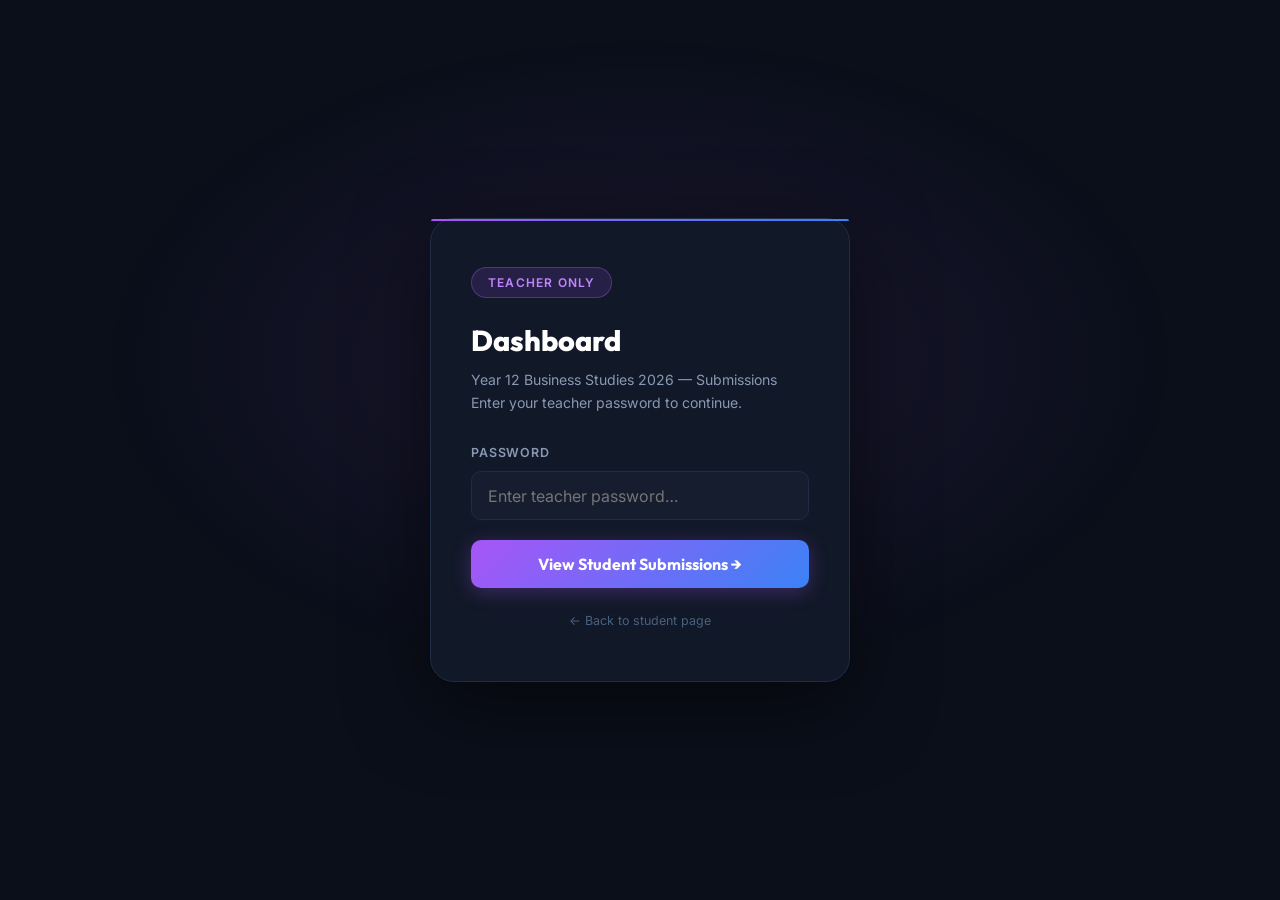
<file: teacher.html>
<!DOCTYPE html>
<html lang="en">
<head>
  <meta charset="UTF-8"/>
  <meta name="viewport" content="width=device-width, initial-scale=1.0"/>
  <title>Teacher Dashboard — Year 12 Business Studies 2026</title>
  <link rel="preconnect" href="https://fonts.googleapis.com">
  <link rel="preconnect" href="https://fonts.gstatic.com" crossorigin>
  <link href="https://fonts.googleapis.com/css2?family=Inter:wght@300;400;500;600;700&family=Outfit:wght@400;600;700;800&display=swap" rel="stylesheet">
  <link rel="stylesheet" href="style.css"/>
  <style>
    /* ---- TEACHER LOGIN ---- */
    .teacher-login-wrapper {
      min-height: 100vh; display: flex; align-items: center; justify-content: center;
      padding: 1.5rem; background: var(--bg);
    }
    .teacher-login-wrapper::before {
      content: ''; position: fixed; inset: 0; pointer-events: none;
      background: radial-gradient(ellipse 70% 60% at 50% 40%, rgba(168,85,247,0.10) 0%, transparent 60%);
    }
    .teacher-login-card {
      background: var(--bg-card); border: 1px solid var(--border);
      border-radius: 24px; padding: 3rem 2.5rem;
      width: 100%; max-width: 420px;
      box-shadow: 0 24px 80px rgba(0,0,0,0.5);
      position: relative; animation: fadeInUp 0.4s ease both;
    }
    .teacher-login-card::before {
      content: ''; position: absolute; top:0;left:0;right:0; height:2px;
      border-radius:24px 24px 0 0;
      background: linear-gradient(90deg, var(--purple), var(--blue));
    }
    .tl-badge { display:inline-block; background:rgba(168,85,247,0.15); border:1px solid rgba(168,85,247,0.35); color:#c084fc; font-size:0.75rem; font-weight:600; letter-spacing:0.1em; text-transform:uppercase; padding:0.3rem 1rem; border-radius:100px; margin-bottom:1.2rem; }
    .tl-title { font-family:var(--font-head); font-size:1.8rem; font-weight:800; color:#fff; margin-bottom:0.4rem; }
    .tl-sub { font-size:0.88rem; color:var(--text-muted); margin-bottom:1.8rem; }
    .tl-field label { display:block; font-size:0.78rem; font-weight:600; color:var(--text-muted); text-transform:uppercase; letter-spacing:0.07em; margin-bottom:0.5rem; }
    .tl-field { margin-bottom:1.2rem; }
    .tl-input { width:100%; background:var(--bg-card2); border:1px solid var(--border); border-radius:10px; padding:0.85rem 1rem; color:var(--text); font-family:var(--font-body); font-size:1rem; transition:border-color 0.2s,box-shadow 0.2s; }
    .tl-input:focus { outline:none; border-color:var(--purple); box-shadow:0 0 0 3px rgba(168,85,247,0.15); }
    .tl-btn { width:100%; padding:0.9rem; background:linear-gradient(135deg,var(--purple),var(--blue)); border:none; border-radius:10px; color:#fff; font-family:var(--font-head); font-size:1rem; font-weight:700; cursor:pointer; box-shadow:0 4px 20px rgba(168,85,247,0.3); transition:opacity 0.2s,transform 0.15s; }
    .tl-btn:hover { opacity:0.92; transform:translateY(-1px); }
    .tl-error { background:rgba(239,68,68,0.1); border:1px solid rgba(239,68,68,0.3); border-radius:8px; color:#fca5a5; font-size:0.85rem; padding:0.7rem 0.9rem; margin-top:0.8rem; display:none; }
    .tl-error.show { display:block; }
    .back-link { text-align:center; margin-top:1rem; }
    .back-link a { font-size:0.78rem; color:var(--text-dim); text-decoration:none; }
    .back-link a:hover { color:var(--blue); }

    /* ---- DASHBOARD ---- */
    #dashboard { display:none; }
    .dash-header { background:linear-gradient(135deg,#0d1b33,#0f0c2a); border-bottom:1px solid var(--border); padding:2rem 1.5rem; }
    .dash-header-inner { max-width:1100px; margin:0 auto; display:flex; align-items:center; justify-content:space-between; flex-wrap:wrap; gap:1rem; }
    .dash-title { font-family:var(--font-head); font-size:1.5rem; font-weight:800; color:#fff; }
    .dash-title span { background:linear-gradient(135deg,#a78bfa,#60a5fa); -webkit-background-clip:text; -webkit-text-fill-color:transparent; background-clip:text; }
    .dash-actions { display:flex; gap:0.7rem; flex-wrap:wrap; }
    .dash-btn { padding:0.55rem 1.1rem; border-radius:8px; font-family:var(--font-body); font-size:0.85rem; font-weight:600; cursor:pointer; border:none; transition:all 0.2s; }
    .dash-btn-outline { background:transparent; border:1px solid var(--border-light); color:var(--text-muted); }
    .dash-btn-outline:hover { border-color:var(--blue); color:var(--blue); }
    .dash-btn-primary { background:linear-gradient(135deg,var(--purple),var(--blue)); color:#fff; }
    .dash-btn-primary:hover { opacity:0.88; }

    .dash-container { max-width:1100px; margin:0 auto; padding:2rem 1.5rem; }

    /* Stats row */
    .dash-stats { display:grid; grid-template-columns:repeat(auto-fit,minmax(150px,1fr)); gap:0.8rem; margin-bottom:2rem; }
    .dash-stat { background:var(--bg-card); border:1px solid var(--border); border-radius:var(--radius); padding:1.2rem 1.4rem; }
    .ds-value { font-family:var(--font-head); font-size:2rem; font-weight:800; color:#fff; }
    .ds-label { font-size:0.78rem; color:var(--text-muted); text-transform:uppercase; letter-spacing:0.06em; margin-top:0.2rem; }
    .ds-blue .ds-value { color:var(--blue); }
    .ds-green .ds-value { color:var(--green); }
    .ds-amber .ds-value { color:var(--amber); }

    /* Controls */
    .dash-controls { display:flex; gap:0.7rem; margin-bottom:1.2rem; flex-wrap:wrap; align-items:center; }
    .dash-search { flex:1; min-width:200px; background:var(--bg-card); border:1px solid var(--border); border-radius:8px; padding:0.6rem 1rem; color:var(--text); font-family:var(--font-body); font-size:0.88rem; }
    .dash-search:focus { outline:none; border-color:var(--blue); }
    .sort-btn { padding:0.55rem 1rem; background:var(--bg-card); border:1px solid var(--border); border-radius:8px; color:var(--text-muted); font-size:0.82rem; cursor:pointer; }
    .sort-btn.active { border-color:var(--blue); color:var(--blue); }

    /* Student cards */
    .students-grid { display:grid; grid-template-columns:repeat(auto-fill,minmax(300px,1fr)); gap:1rem; }
    .student-card { background:var(--bg-card); border:1px solid var(--border); border-radius:var(--radius-lg); overflow:hidden; transition:border-color 0.2s,transform 0.2s; cursor:pointer; }
    .student-card:hover { border-color:var(--border-light); transform:translateY(-2px); }
    .student-card.expanded { grid-column:1/-1; border-color:var(--purple); }
    .sc-card-header { padding:1.2rem 1.4rem; display:flex; align-items:center; gap:0.9rem; }
    .sc-avatar { width:2.5rem; height:2.5rem; border-radius:50%; background:linear-gradient(135deg,var(--blue),var(--purple)); display:flex; align-items:center; justify-content:center; font-weight:700; font-size:1rem; color:#fff; flex-shrink:0; }
    .sc-name { font-weight:600; font-size:0.95rem; color:#e2e8f0; }
    .sc-meta { font-size:0.75rem; color:var(--text-muted); margin-top:0.1rem; }
    .sc-expand-icon { margin-left:auto; color:var(--text-dim); font-size:0.9rem; transition:transform 0.2s; }
    .student-card.expanded .sc-expand-icon { transform:rotate(180deg); }

    .sc-preview { padding:0 1.4rem 1.2rem; display:flex; flex-wrap:wrap; gap:0.5rem; }
    .sc-tag { background:var(--bg-card2); border:1px solid var(--border); border-radius:100px; padding:0.2rem 0.7rem; font-size:0.73rem; color:var(--text-muted); }
    .sc-tag.filled { border-color:rgba(34,197,94,0.3); color:#86efac; background:rgba(34,197,94,0.07); }
    .sc-tag.empty { border-color:rgba(239,68,68,0.2); color:#fca5a5; background:rgba(239,68,68,0.06); }

    /* Expanded detail */
    .sc-detail { display:none; border-top:1px solid var(--border); padding:1.5rem; }
    .student-card.expanded .sc-detail { display:block; }
    .detail-section { margin-bottom:1.5rem; }
    .detail-section-title { font-family:var(--font-head); font-size:0.88rem; font-weight:700; color:var(--text-muted); text-transform:uppercase; letter-spacing:0.07em; margin-bottom:0.8rem; }
    .detail-grid { display:grid; grid-template-columns:repeat(auto-fill,minmax(240px,1fr)); gap:0.7rem; }
    .detail-field { background:var(--bg-card2); border:1px solid var(--border); border-radius:8px; padding:0.8rem 0.9rem; }
    .df-label { font-size:0.72rem; font-weight:600; color:var(--text-dim); text-transform:uppercase; letter-spacing:0.06em; margin-bottom:0.3rem; }
    .df-value { font-size:0.85rem; color:var(--text); white-space:pre-wrap; line-height:1.5; }
    .df-value.empty { color:var(--text-dim); font-style:italic; }

    /* Empty state */
    .dash-empty { text-align:center; padding:4rem 2rem; color:var(--text-muted); }
    .dash-empty-icon { font-size:3rem; margin-bottom:1rem; }
    .dash-loading { text-align:center; padding:4rem; color:var(--text-muted); display:flex; flex-direction:column; align-items:center; gap:1rem; }
  </style>
</head>
<body>

  <!-- LOGIN -->
  <div id="teacher-login">
    <div class="teacher-login-wrapper">
      <div class="teacher-login-card">
        <div class="tl-badge">Teacher Only</div>
        <h1 class="tl-title">Dashboard</h1>
        <p class="tl-sub">Year 12 Business Studies 2026 — Submissions<br>Enter your teacher password to continue.</p>
        <div class="tl-field">
          <label for="teacher-pw">Password</label>
          <input type="password" id="teacher-pw" class="tl-input" placeholder="Enter teacher password…"/>
        </div>
        <button class="tl-btn" onclick="teacherLogin()">View Student Submissions →</button>
        <div class="tl-error" id="tl-error"></div>
        <div class="back-link" style="margin-top:1.2rem;"><a href="index.html">← Back to student page</a></div>
      </div>
    </div>
  </div>

  <!-- DASHBOARD -->
  <div id="dashboard">
    <div class="dash-header">
      <div class="dash-header-inner">
        <div>
          <div class="dash-title">Teacher Dashboard — <span>Yr 12 Business</span></div>
          <div style="font-size:0.82rem;color:var(--text-muted);margin-top:0.2rem;">Marketing (Role &amp; Influences) · Trial Preparation Scaffold</div>
        </div>
        <div class="dash-actions">
          <button class="dash-btn dash-btn-outline" onclick="loadSubmissions()">🔄 Refresh</button>
          <button class="dash-btn dash-btn-outline" onclick="exportCSV()">📥 Export CSV</button>
          <a href="https://sheets.google.com" target="_blank" id="sheet-link" class="dash-btn dash-btn-primary" style="text-decoration:none;display:none;align-items:center;gap:0.4rem;">📊 Open Google Sheet</a>
          <button class="dash-btn dash-btn-outline" onclick="teacherLogout()">Sign out</button>
        </div>
      </div>
    </div>

    <div class="dash-container">
      <!-- Stats -->
      <div class="dash-stats">
        <div class="dash-stat ds-blue"><div class="ds-value" id="stat-total">—</div><div class="ds-label">Total Submissions</div></div>
        <div class="dash-stat ds-green"><div class="ds-value" id="stat-today">—</div><div class="ds-label">Submitted Today</div></div>
        <div class="dash-stat ds-amber"><div class="ds-value" id="stat-complete">—</div><div class="ds-label">Essay Draft Written</div></div>
        <div class="dash-stat"><div class="ds-value" id="stat-last">—</div><div class="ds-label">Last Submission</div></div>
      </div>

      <!-- Controls -->
      <div class="dash-controls">
        <input type="text" class="dash-search" id="dash-search" placeholder="🔍  Search by student name…" oninput="filterStudents()"/>
        <button class="sort-btn active" id="sort-time" onclick="sortBy('time')">Newest first</button>
        <button class="sort-btn" id="sort-name" onclick="sortBy('name')">A → Z</button>
      </div>

      <!-- Student list -->
      <div id="students-container">
        <div class="dash-loading">
          <div class="spinner"></div>
          <span>Loading submissions…</span>
        </div>
      </div>
    </div>
  </div>

  <script src="config.js"></script>
  <script src="teacher.js"></script>
</body>
</html>
</file>
<file: style.css>
/* ===== RESET & BASE ===== */
*, *::before, *::after { box-sizing: border-box; margin: 0; padding: 0; }

:root {
  --bg:         #0b0f1a;
  --bg-card:    #111827;
  --bg-card2:   #161d2e;
  --border:     #1f2d45;
  --border-light: #253450;

  --blue:       #3b82f6;
  --blue-dim:   #1d4ed840;
  --purple:     #a855f7;
  --purple-dim: #7e22ce30;
  --green:      #22c55e;
  --green-dim:  #16a34a30;
  --amber:      #f59e0b;
  --amber-dim:  #d9770630;
  --red:        #ef4444;

  --text:       #e2e8f0;
  --text-muted: #8899b4;
  --text-dim:   #4a6080;

  --radius:     12px;
  --radius-lg:  18px;
  --radius-sm:  8px;

  --font-body:  'Inter', sans-serif;
  --font-head:  'Outfit', sans-serif;

  --shadow:     0 4px 24px rgba(0,0,0,0.4);
  --shadow-lg:  0 8px 40px rgba(0,0,0,0.6);
}

html { scroll-behavior: smooth; }

body {
  font-family: var(--font-body);
  background: var(--bg);
  color: var(--text);
  line-height: 1.6;
  min-height: 100vh;
}

/* ===== HEADER ===== */
.site-header {
  background: linear-gradient(135deg, #0d1b33 0%, #0f0c2a 50%, #0d1b33 100%);
  border-bottom: 1px solid var(--border);
  padding: 3rem 1.5rem 2.5rem;
  position: relative;
  overflow: hidden;
}

.site-header::before {
  content: '';
  position: absolute;
  inset: 0;
  background:
    radial-gradient(ellipse 80% 60% at 20% 50%, rgba(59,130,246,0.12) 0%, transparent 60%),
    radial-gradient(ellipse 60% 80% at 80% 30%, rgba(168,85,247,0.10) 0%, transparent 60%);
  pointer-events: none;
}

.site-header::after {
  content: '';
  position: absolute;
  bottom: 0; left: 0; right: 0;
  height: 1px;
  background: linear-gradient(90deg, transparent, var(--blue), var(--purple), transparent);
  opacity: 0.6;
}

.header-inner {
  max-width: 900px;
  margin: 0 auto;
  position: relative;
  text-align: center;
}

.header-badge {
  display: inline-block;
  background: linear-gradient(135deg, var(--blue-dim), var(--purple-dim));
  border: 1px solid rgba(59,130,246,0.4);
  color: #93c5fd;
  font-size: 0.78rem;
  font-weight: 600;
  letter-spacing: 0.08em;
  text-transform: uppercase;
  padding: 0.3rem 1rem;
  border-radius: 100px;
  margin-bottom: 1.2rem;
}

.header-title {
  font-family: var(--font-head);
  font-size: clamp(2rem, 5vw, 3.2rem);
  font-weight: 800;
  color: #fff;
  letter-spacing: -0.02em;
  margin-bottom: 0.5rem;
}

.header-title .accent {
  background: linear-gradient(135deg, #60a5fa, #a78bfa);
  -webkit-background-clip: text;
  -webkit-text-fill-color: transparent;
  background-clip: text;
}

.header-subtitle {
  font-size: 1.1rem;
  color: var(--text-muted);
  margin-bottom: 1.8rem;
}

.header-meta {
  display: flex;
  flex-wrap: wrap;
  gap: 0.7rem;
  justify-content: center;
  margin-bottom: 2rem;
}

.meta-chip {
  display: flex;
  align-items: center;
  gap: 0.5rem;
  background: rgba(255,255,255,0.05);
  border: 1px solid var(--border-light);
  padding: 0.4rem 0.9rem;
  border-radius: 100px;
  font-size: 0.85rem;
  color: var(--text-muted);
}

.meta-icon { font-size: 1rem; }

/* Student Chip */
.header-top-row {
  display: flex;
  justify-content: space-between;
  align-items: center;
  margin-bottom: 1.5rem;
  max-width: 900px;
  margin-left: auto;
  margin-right: auto;
}

.student-chip {
  display: flex;
  align-items: center;
  gap: 0.6rem;
  background: rgba(255,255,255,0.05);
  border: 1px solid var(--border-light);
  padding: 0.35rem 0.8rem;
  border-radius: 100px;
  font-size: 0.82rem;
  color: #fff;
}

.student-avatar {
  display: flex;
  align-items: center;
  justify-content: center;
  width: 1.6rem;
  height: 1.6rem;
  border-radius: 50%;
  background: linear-gradient(135deg, var(--blue), var(--purple));
  font-weight: 700;
  font-size: 0.78rem;
  color: #fff;
}

.logout-link {
  color: var(--text-dim);
  text-decoration: none;
  font-weight: bold;
  margin-left: 0.3rem;
  font-size: 0.9rem;
}
.logout-link:hover { color: var(--red); }

/* Countdown */
.countdown-wrapper {
  display: inline-flex;
  flex-direction: column;
  align-items: center;
  gap: 0.4rem;
}

.countdown-label {
  font-size: 0.72rem;
  font-weight: 600;
  text-transform: uppercase;
  letter-spacing: 0.1em;
  color: var(--text-dim);
}

.countdown-display {
  font-family: var(--font-head);
  font-size: clamp(1.4rem, 3vw, 2rem);
  font-weight: 700;
  background: linear-gradient(135deg, #f59e0b, #ef4444);
  -webkit-background-clip: text;
  -webkit-text-fill-color: transparent;
  background-clip: text;
  letter-spacing: 0.05em;
}

/* ===== LAYOUT ===== */
.container {
  max-width: 960px;
  margin: 0 auto;
  padding: 2.5rem 1.5rem 4rem;
}

/* ===== SECTIONS ===== */
.section { margin-bottom: 3rem; }

.section-title {
  font-family: var(--font-head);
  font-size: 1.5rem;
  font-weight: 700;
  color: #fff;
  margin-bottom: 0.4rem;
  display: flex;
  align-items: center;
  gap: 0.6rem;
}

.section-title::before {
  content: '';
  display: block;
  width: 4px;
  height: 1.4rem;
  background: linear-gradient(to bottom, var(--blue), var(--purple));
  border-radius: 4px;
  flex-shrink: 0;
}

.section-sub {
  color: var(--text-muted);
  font-size: 0.9rem;
  margin-bottom: 1.5rem;
  margin-left: 1rem;
}

/* ===== OVERVIEW CARDS ===== */
.overview-grid {
  display: grid;
  grid-template-columns: repeat(auto-fit, minmax(240px, 1fr));
  gap: 1rem;
}

.overview-card {
  background: var(--bg-card);
  border-radius: var(--radius-lg);
  padding: 1.5rem;
  border: 1px solid var(--border);
  position: relative;
  overflow: hidden;
  transition: transform 0.2s, box-shadow 0.2s;
}

.overview-card:hover { transform: translateY(-3px); box-shadow: var(--shadow); }

.overview-card::before {
  content: '';
  position: absolute;
  top: 0; left: 0; right: 0;
  height: 2px;
}

.card-blue::before  { background: linear-gradient(90deg, var(--blue), #60a5fa); }
.card-purple::before { background: linear-gradient(90deg, var(--purple), #c084fc); }
.card-green::before  { background: linear-gradient(90deg, var(--green), #4ade80); }

.card-blue  { box-shadow: 0 0 0 1px #1e40af20 inset; }
.card-purple { box-shadow: 0 0 0 1px #6b21a820 inset; }
.card-green  { box-shadow: 0 0 0 1px #15803d20 inset; }

.ov-icon { font-size: 2rem; margin-bottom: 0.8rem; }

.ov-label {
  font-weight: 600;
  font-size: 0.95rem;
  color: #e2e8f0;
  margin-bottom: 0.3rem;
}

.ov-marks {
  font-family: var(--font-head);
  font-size: 1.1rem;
  font-weight: 700;
  margin-bottom: 0.6rem;
}

.card-blue  .ov-marks { color: var(--blue); }
.card-purple .ov-marks { color: var(--purple); }
.card-green  .ov-marks { color: var(--green); }

.ov-desc { font-size: 0.85rem; color: var(--text-muted); line-height: 1.5; }

/* ===== TABS ===== */
.tabs {
  display: flex;
  flex-wrap: wrap;
  gap: 0.4rem;
  margin-bottom: 1.5rem;
  background: var(--bg-card);
  border: 1px solid var(--border);
  border-radius: var(--radius);
  padding: 0.4rem;
}

.tab-btn {
  flex: 1;
  min-width: 120px;
  padding: 0.65rem 1.1rem;
  border: none;
  background: transparent;
  color: var(--text-muted);
  font-family: var(--font-body);
  font-size: 0.88rem;
  font-weight: 500;
  border-radius: var(--radius-sm);
  cursor: pointer;
  transition: all 0.2s;
  white-space: nowrap;
}

.tab-btn:hover { background: rgba(255,255,255,0.05); color: var(--text); }

.tab-btn.active {
  background: linear-gradient(135deg, rgba(59,130,246,0.2), rgba(168,85,247,0.15));
  color: #93c5fd;
  border: 1px solid rgba(59,130,246,0.3);
}

.tab-content { display: none; }
.tab-content.active { display: block; }

/* ===== INFO BANNER ===== */
.info-banner {
  background: rgba(59,130,246,0.08);
  border: 1px solid rgba(59,130,246,0.25);
  border-left: 3px solid var(--blue);
  border-radius: var(--radius-sm);
  padding: 0.9rem 1.1rem;
  font-size: 0.88rem;
  color: #93c5fd;
  margin-bottom: 1.5rem;
}

.warning-banner {
  background: rgba(245,158,11,0.08);
  border-color: rgba(245,158,11,0.3);
  border-left-color: var(--amber);
  color: #fcd34d;
}

/* ===== SCAFFOLD CARDS ===== */
.scaffold-card {
  background: var(--bg-card);
  border: 1px solid var(--border);
  border-radius: var(--radius-lg);
  padding: 1.6rem;
  margin-bottom: 1.2rem;
  transition: border-color 0.2s;
}

.scaffold-card:hover { border-color: var(--border-light); }

.sc-header {
  display: flex;
  align-items: flex-start;
  gap: 1rem;
  margin-bottom: 1.4rem;
  padding-bottom: 1rem;
  border-bottom: 1px solid var(--border);
}

.sc-num {
  display: flex;
  align-items: center;
  justify-content: center;
  width: 2.2rem;
  height: 2.2rem;
  border-radius: 50%;
  background: linear-gradient(135deg, var(--blue-dim), var(--purple-dim));
  border: 1px solid rgba(59,130,246,0.35);
  color: #93c5fd;
  font-weight: 700;
  font-size: 0.85rem;
  flex-shrink: 0;
}

.sc-title {
  font-family: var(--font-head);
  font-size: 1.1rem;
  font-weight: 600;
  color: #e2e8f0;
  margin-bottom: 0.25rem;
}

.sc-hint {
  font-size: 0.82rem;
  color: var(--text-muted);
}

.sc-hint a {
  color: var(--blue);
  text-decoration: none;
}
.sc-hint a:hover { text-decoration: underline; }

/* ===== FORM FIELDS ===== */
.field-row {
  margin-bottom: 1rem;
}

.field-row label {
  display: block;
  font-size: 0.82rem;
  font-weight: 600;
  color: var(--text-muted);
  text-transform: uppercase;
  letter-spacing: 0.05em;
  margin-bottom: 0.4rem;
}

.field-input,
.field-textarea {
  width: 100%;
  background: var(--bg-card2);
  border: 1px solid var(--border);
  border-radius: var(--radius-sm);
  padding: 0.7rem 0.9rem;
  color: var(--text);
  font-family: var(--font-body);
  font-size: 0.9rem;
  transition: border-color 0.2s, box-shadow 0.2s;
  resize: vertical;
}

.field-input::placeholder,
.field-textarea::placeholder { color: var(--text-dim); }

.field-input:focus,
.field-textarea:focus {
  outline: none;
  border-color: var(--blue);
  box-shadow: 0 0 0 3px rgba(59,130,246,0.12);
}

/* ===== MARKET TYPES ===== */
.market-types-grid {
  display: grid;
  grid-template-columns: repeat(auto-fit, minmax(200px, 1fr));
  gap: 1rem;
}

.market-type-card {
  background: var(--bg-card2);
  border: 1px solid var(--border);
  border-radius: var(--radius);
  padding: 1rem;
}

.mt-icon { font-size: 1.5rem; margin-bottom: 0.5rem; }

.market-type-card h4 {
  font-size: 0.85rem;
  font-weight: 600;
  color: #e2e8f0;
  margin-bottom: 0.7rem;
}

/* ===== INSTITUTIONS ===== */
.institutions-list { display: flex; flex-direction: column; gap: 0.8rem; }

.institution-row {
  display: grid;
  grid-template-columns: 180px 1fr;
  gap: 0.8rem;
  align-items: start;
}

.inst-label {
  background: linear-gradient(135deg, var(--blue-dim), var(--purple-dim));
  border: 1px solid rgba(59,130,246,0.3);
  color: #93c5fd;
  font-weight: 600;
  font-size: 0.8rem;
  padding: 0.6rem 0.8rem;
  border-radius: var(--radius-sm);
  text-align: center;
  align-self: start;
  margin-top: 0;
}

.inst-area { min-height: 60px; }

/* ===== TREND ROWS ===== */
.trend-row {
  border: 1px solid var(--border);
  border-radius: var(--radius);
  padding: 1rem;
  margin-bottom: 0.8rem;
  background: var(--bg-card2);
}

.trend-label {
  font-weight: 600;
  font-size: 0.88rem;
  color: #c7d9f5;
  margin-bottom: 0.6rem;
}

/* ===== EXAM WRITING STUFF ===== */
.question-list {
  display: flex;
  flex-direction: column;
  gap: 0.6rem;
}

.question-option {
  display: block;
  background: var(--bg-card2);
  border: 1px solid var(--border);
  border-radius: var(--radius);
  padding: 1rem 1.2rem;
  cursor: pointer;
  transition: all 0.2s;
}

.question-option:hover { border-color: var(--blue); background: rgba(59,130,246,0.03); }

.question-option input[type="radio"] { display: none; }

.question-option.selected {
  border-color: var(--blue);
  box-shadow: 0 0 0 2px rgba(59,130,246,0.2) inset;
}

.qopt-body { display: flex; align-items: center; gap: 1rem; }

.qopt-num {
  font-family: var(--font-head);
  font-weight: 800;
  font-size: 1.1rem;
  color: var(--blue);
  background: var(--blue-dim);
  width: 2.2rem;
  height: 2.2rem;
  border-radius: 50%;
  display: flex;
  align-items: center;
  justify-content: center;
  flex-shrink: 0;
}

.qopt-text { font-size: 0.88rem; color: #fff; line-height: 1.4; }

.selected-q-banner {
  background: linear-gradient(135deg, #0d1e3a, #1b0d36);
  border: 1px solid var(--border-light);
  border-radius: var(--radius);
  padding: 1.2rem 1.5rem;
  margin-bottom: 1.2rem;
}

.sq-label { font-size: 0.72rem; text-transform: uppercase; letter-spacing: 0.08em; color: var(--blue); font-weight: 700; margin-bottom: 0.4rem; }
.sq-text { font-size: 1rem; font-weight: 600; color: #fff; line-height: 1.4; margin-bottom: 0.4rem; }
.sq-marks { font-size: 0.78rem; color: var(--text-muted); }

/* Model Answer structure */
.model-answer { display: flex; flex-direction: column; gap: 0.7rem; margin-top: 1rem; }
.model-para { display: grid; grid-template-columns: 140px 1fr; border: 1px solid var(--border); border-radius: var(--radius); overflow: hidden; }
.mp-label { display: flex; align-items: center; justify-content: center; font-family: var(--font-head); font-weight: 700; font-size: 0.85rem; text-transform: uppercase; text-align: center; padding: 0.8rem; }
.mp-label.intro { background: rgba(59,130,246,0.15); color: #60a5fa; }
.mp-label.body1 { background: rgba(168,85,247,0.15); color: #c084fc; }
.mp-label.body2 { background: rgba(34,197,94,0.15); color: #4ade80; }
.mp-label.conclusion { background: rgba(245,158,11,0.15); color: #fcd34d; }
.mp-content { padding: 1rem; background: var(--bg-card2); font-size: 0.85rem; }
.mp-what { font-weight: 700; color: #fff; margin-bottom: 0.4rem; }

/* Terms tracker */
.terms-grid { display: flex; flex-wrap: wrap; gap: 0.5rem; margin-bottom: 1rem; }
.term-chip { background: var(--bg-card2); border: 1px solid var(--border); border-radius: 100px; padding: 0.35rem 0.8rem; font-size: 0.78rem; color: var(--text-muted); transition: all 0.2s; }
.term-chip.found { background: var(--green-dim); border-color: var(--green); color: #86efac; }
.terms-progress { display: flex; align-items: center; gap: 1rem; margin-top: 0.5rem; }
.tp-bar-wrap { flex: 1; height: 6px; background: var(--bg-card2); border-radius: 10px; overflow: hidden; border: 1px solid var(--border); }
.tp-bar { height: 100%; width: 0; background: linear-gradient(90deg, var(--blue), var(--green)); border-radius: 10px; transition: width 0.3s; }
.tp-count { font-size: 0.78rem; color: var(--text-muted); font-weight: 600; flex-shrink: 0; }

/* Student Writing Area */
.writing-toolbar { display: flex; justify-content: space-between; align-items: center; background: var(--bg-card2); border: 1px solid var(--border); border-bottom: none; border-radius: var(--radius-sm) var(--radius-sm) 0 0; padding: 0.6rem 1rem; font-size: 0.8rem; }
.wc-display { color: var(--text-muted); }
.wc-display strong { color: #fff; }
.wc-target { color: var(--text-dim); }
.writing-area { border-radius: 0 0 var(--radius-sm) var(--radius-sm) !important; font-family: inherit; font-size: 0.95rem; line-height: 1.7; }

/* Rubric table */
.rubric-table { display: flex; flex-direction: column; border: 1px solid var(--border); border-radius: var(--radius); overflow: hidden; }
.rubric-row { display: grid; grid-template-columns: 2fr 1fr 1fr 1fr; border-bottom: 1px solid var(--border); align-items: center; }
.rubric-row:last-child { border-bottom: none; }
.rubric-row span { padding: 0.8rem 1rem; font-size: 0.82rem; color: var(--text); }
.rubric-header { background: var(--bg-card2); font-weight: 700; text-transform: uppercase; letter-spacing: 0.05em; font-size: 0.75rem !important; }
.rubric-header span { color: var(--text-muted); }
.rb { display: flex; align-items: center; justify-content: center; gap: 0.4rem; padding: 0.8rem; font-size: 0.78rem; color: var(--text-muted); cursor: pointer; border-left: 1px solid var(--border); height: 100%; transition: background 0.2s; }
.rb:hover { background: rgba(255,255,255,0.02); }
.rb input { accent-color: var(--blue); }

/* ===== CHECKLIST ===== */
.checklist { display: flex; flex-direction: column; gap: 0.7rem; }
.check-item { display: flex; align-items: flex-start; gap: 0.9rem; background: var(--bg-card); border: 1px solid var(--border); border-radius: var(--radius); padding: 1rem 1.2rem; cursor: pointer; transition: border-color 0.2s, background 0.2s; }
.check-item:hover { border-color: var(--blue); background: var(--bg-card2); }
.check-item input[type="checkbox"] { display: none; }
.check-box { width: 1.3rem; height: 1.3rem; border: 2px solid var(--border-light); border-radius: 5px; flex-shrink: 0; margin-top: 0.1rem; transition: all 0.2s; position: relative; background: transparent; }
.check-item input[type="checkbox"]:checked + .check-box { background: var(--green); border-color: var(--green); }
.check-item input[type="checkbox"]:checked + .check-box::after { content: '✓'; position: absolute; inset: 0; display: flex; align-items: center; justify-content: center; color: #fff; font-size: 0.8rem; font-weight: 700; }
.check-item div strong { font-size: 0.95rem; color: #e2e8f0; display: block; margin-bottom: 0.25rem; }
.check-item div p { font-size: 0.82rem; color: var(--text-muted); }

/* ===== SUBMIT SECTION ===== */
.submit-section { margin-top: 4rem; }
.submit-card { background: linear-gradient(135deg, rgba(59,130,246,0.1), rgba(168,85,247,0.08)); border: 1px solid rgba(59,130,246,0.3); border-radius: var(--radius-lg); padding: 2rem; display: flex; justify-content: space-between; align-items: center; flex-wrap: wrap; gap: 1.5rem; }
.submit-card-left { flex: 1; min-width: 280px; }
.submit-heading { font-family: var(--font-head); font-size: 1.3rem; font-weight: 700; color: #fff; margin-bottom: 0.4rem; }
.submit-desc { font-size: 0.85rem; color: var(--text-muted); line-height: 1.5; margin-bottom: 0.6rem; }
.submit-save-note { font-size: 0.75rem; color: var(--text-dim); font-weight: 600; }
.submit-btn { padding: 0.85rem 2rem; background: linear-gradient(135deg, var(--blue), var(--purple)); border: none; border-radius: 10px; color: #fff; font-family: var(--font-head); font-size: 1rem; font-weight: 700; cursor: pointer; display: inline-flex; align-items: center; gap: 0.6rem; box-shadow: 0 4px 24px rgba(59,130,246,0.35); transition: opacity 0.2s, transform 0.15s; }
.submit-btn:hover { opacity: 0.92; transform: translateY(-1px); }
.submit-btn:active { transform: translateY(0); }
.submit-btn:disabled { opacity: 0.5; cursor: not-allowed; transform: none; }
.submit-status { font-size: 0.82rem; text-align: center; margin-top: 0.6rem; font-weight: 600; }

/* Overlay submission */
.submit-overlay { display: none; position: fixed; inset: 0; background: rgba(11,15,26,0.85); backdrop-filter: blur(8px); z-index: 1000; align-items: center; justify-content: center; padding: 1.5rem; }
.submit-modal { background: var(--bg-card); border: 1px solid var(--border); border-radius: 24px; padding: 3rem 2rem; width: 100%; max-width: 440px; text-align: center; box-shadow: var(--shadow-lg); animation: fadeInUp 0.3s ease; position: relative; }
.submit-modal::before { content: ''; position: absolute; top:0; left:0; right:0; height:2px; border-radius:24px 24px 0 0; background: linear-gradient(90deg, var(--blue), var(--purple)); }
.submit-spinner { display: flex; flex-direction: column; align-items: center; gap: 1rem; }
.spinner { width: 2.5rem; height: 2.5rem; border: 4px solid var(--border-light); border-top-color: var(--blue); border-radius: 50%; animation: spin 1s linear infinite; }
@keyframes spin { to { transform: rotate(360deg); } }
.success-icon { font-size: 3.5rem; margin-bottom: 1rem; }
.fail-icon { font-size: 3.5rem; color: var(--red); margin-bottom: 1rem; }
.submit-modal h2 { font-family: var(--font-head); font-size: 1.5rem; font-weight: 800; color: #fff; margin-bottom: 0.5rem; }
.submit-modal p { font-size: 0.88rem; color: var(--text-muted); line-height: 1.5; margin-bottom: 1.5rem; }
.submit-ts { font-size: 0.78rem !important; color: var(--text-dim) !important; margin-top: -0.8rem; margin-bottom: 1.5rem !important; }
.success-btn, .fail-btn { width: 100%; padding: 0.75rem; border: none; border-radius: 8px; font-family: var(--font-head); font-weight: 700; cursor: pointer; }
.success-btn { background: var(--border-light); color: #fff; }
.success-btn:hover { background: var(--border); }
.fail-btn { background: var(--red); color: #fff; }
.fail-btn:hover { opacity: 0.9; }

/* ===== FOOTER ===== */
.site-footer { border-top: 1px solid var(--border); background: var(--bg-card); padding: 1.5rem; text-align: center; }
.footer-inner p { font-size: 0.82rem; color: var(--text-muted); }
.footer-sub { color: var(--text-dim) !important; margin-top: 0.25rem; }

/* ===== RESPONSIVE ===== */
@media (max-width: 640px) {
  .notes-page-layout { grid-template-columns: 1fr; }
  .institution-row { grid-template-columns: 1fr; }
  .inst-label { text-align: left; }
  .tabs { flex-direction: column; }
  .tab-btn { flex: none; }
  .model-para { grid-template-columns: 1fr; }
  .mp-label { text-align: left; }
  .rubric-row { grid-template-columns: 1fr; border: 1px solid var(--border); margin-bottom: 0.5rem; border-radius: var(--radius-sm); }
  .rubric-header { display: none; }
  .rb { border-left: none; border-top: 1px solid var(--border); justify-content: start; }
  .submit-card { flex-direction: column; text-align: center; }
}

/* ===== ANIMATIONS ===== */
@keyframes fadeInUp {
  from { opacity: 0; transform: translateY(16px); }
  to   { opacity: 1; transform: translateY(0); }
}

.scaffold-card {
  animation: fadeInUp 0.3s ease both;
}
</file>
